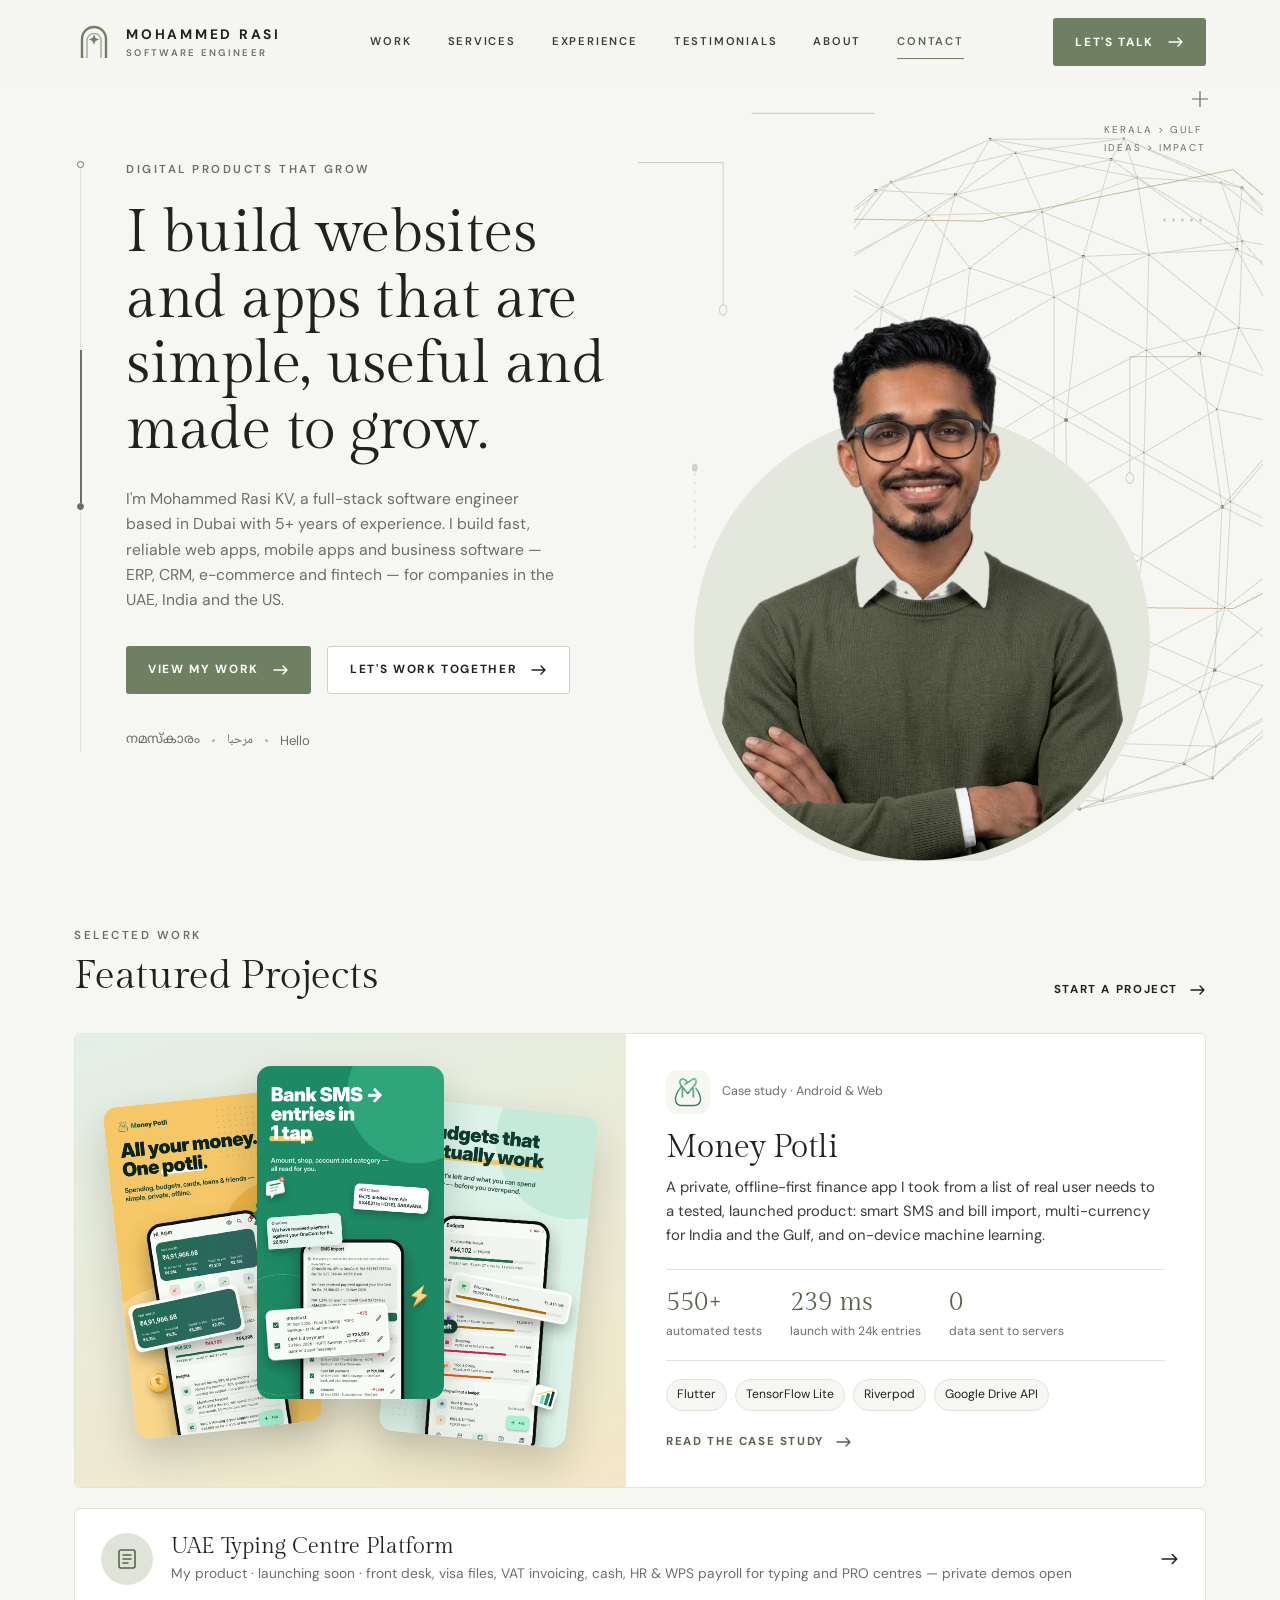
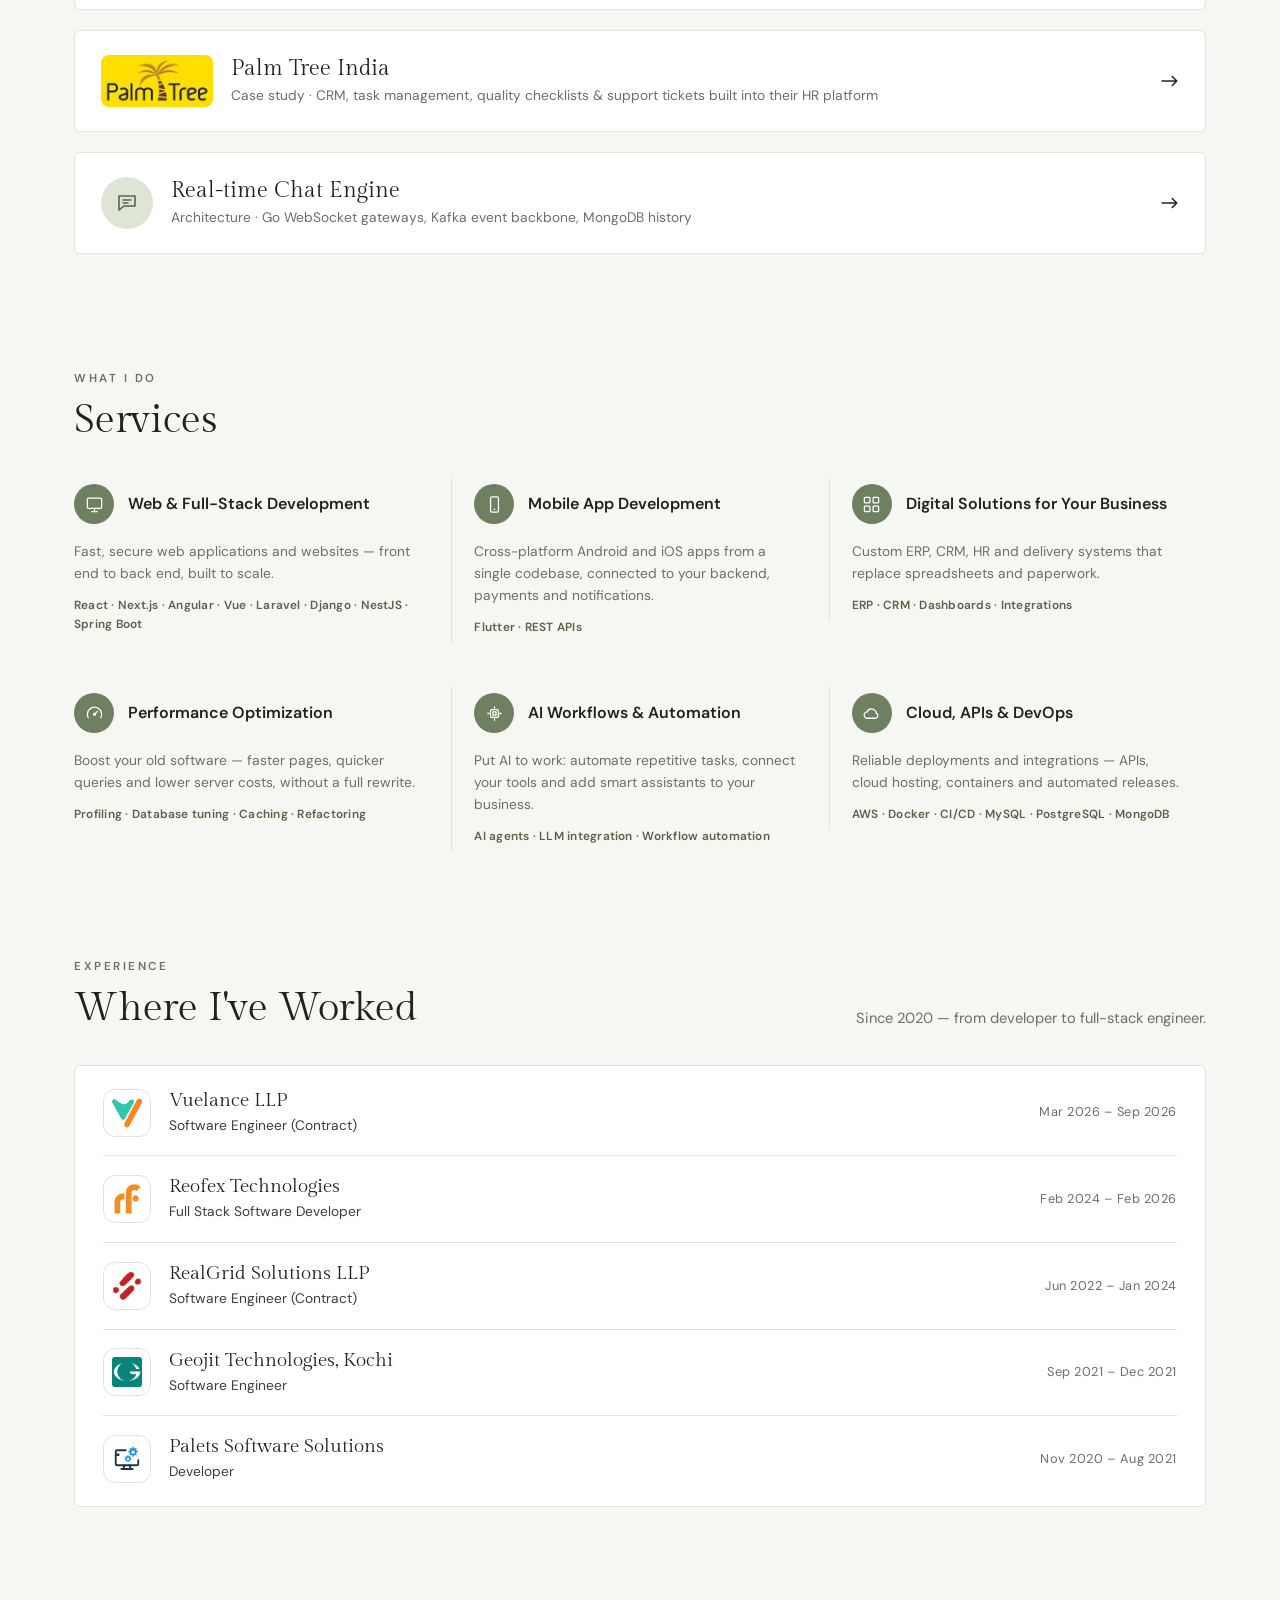
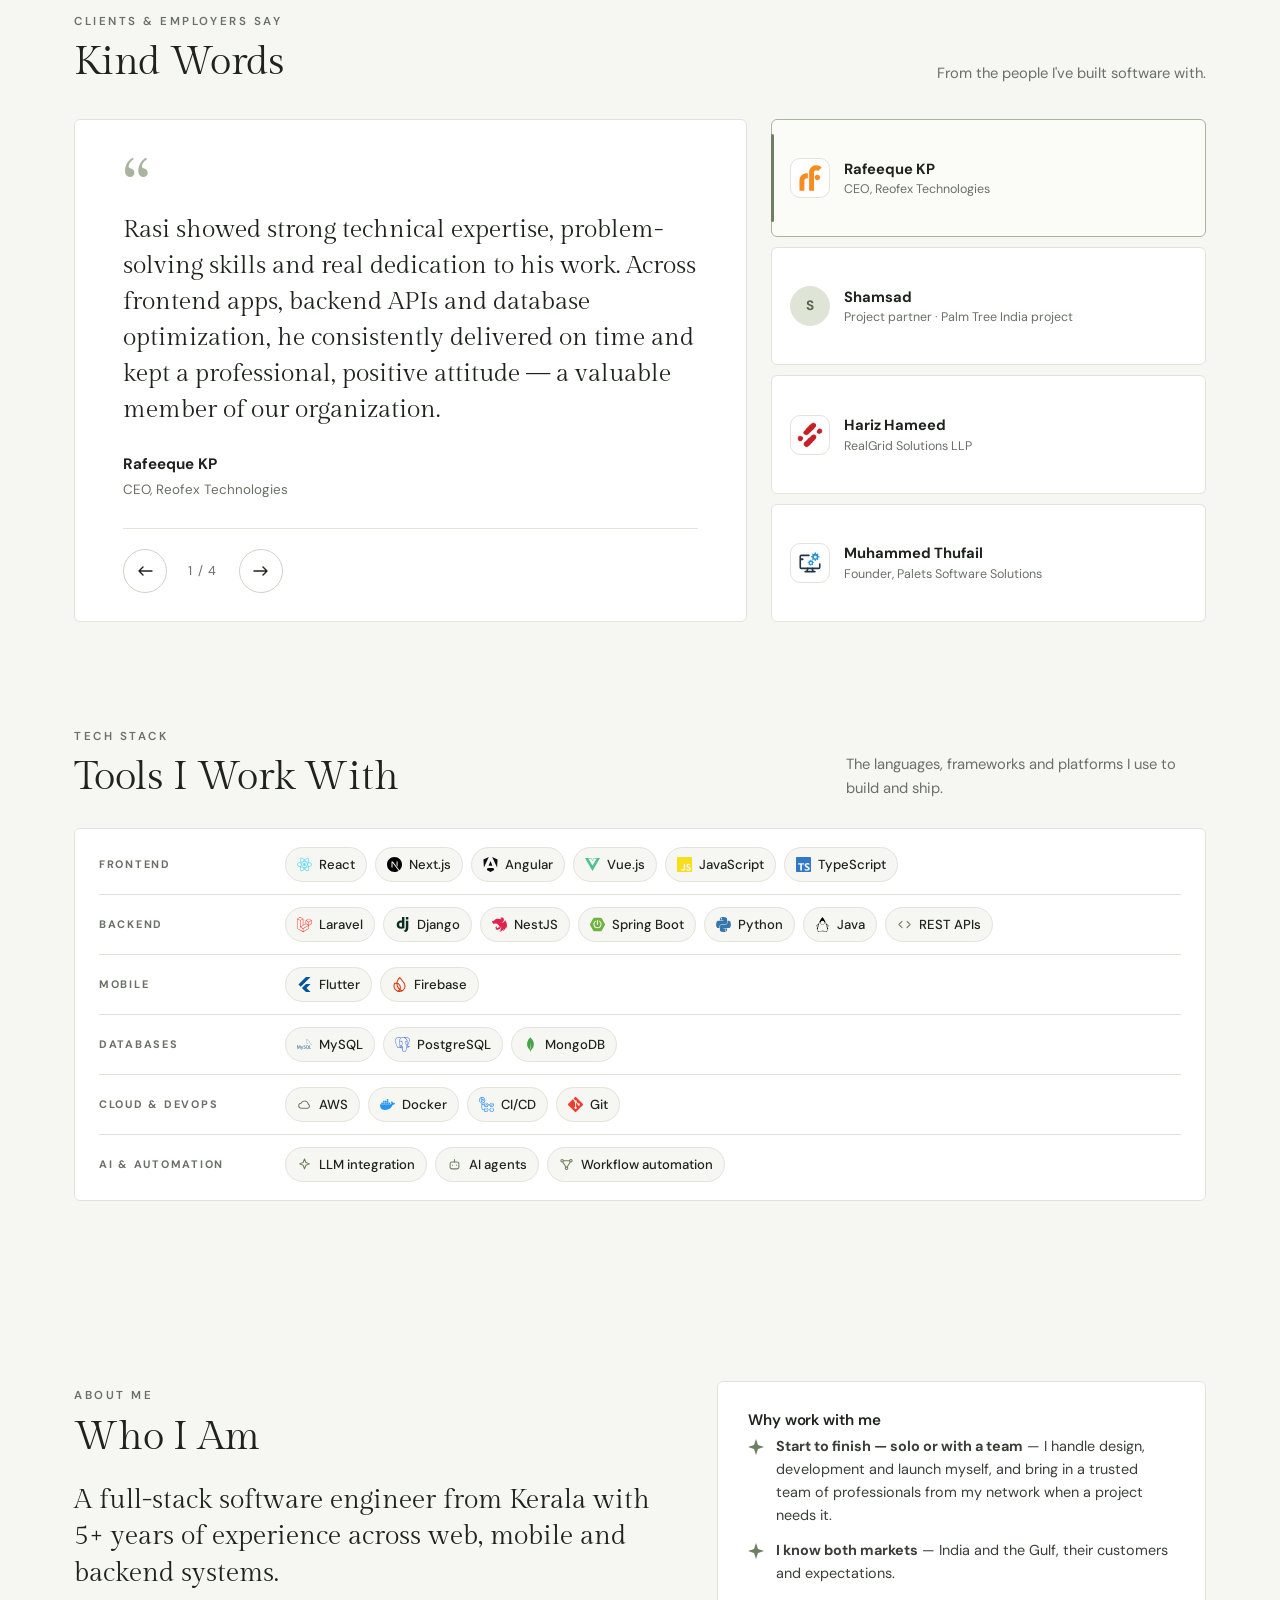
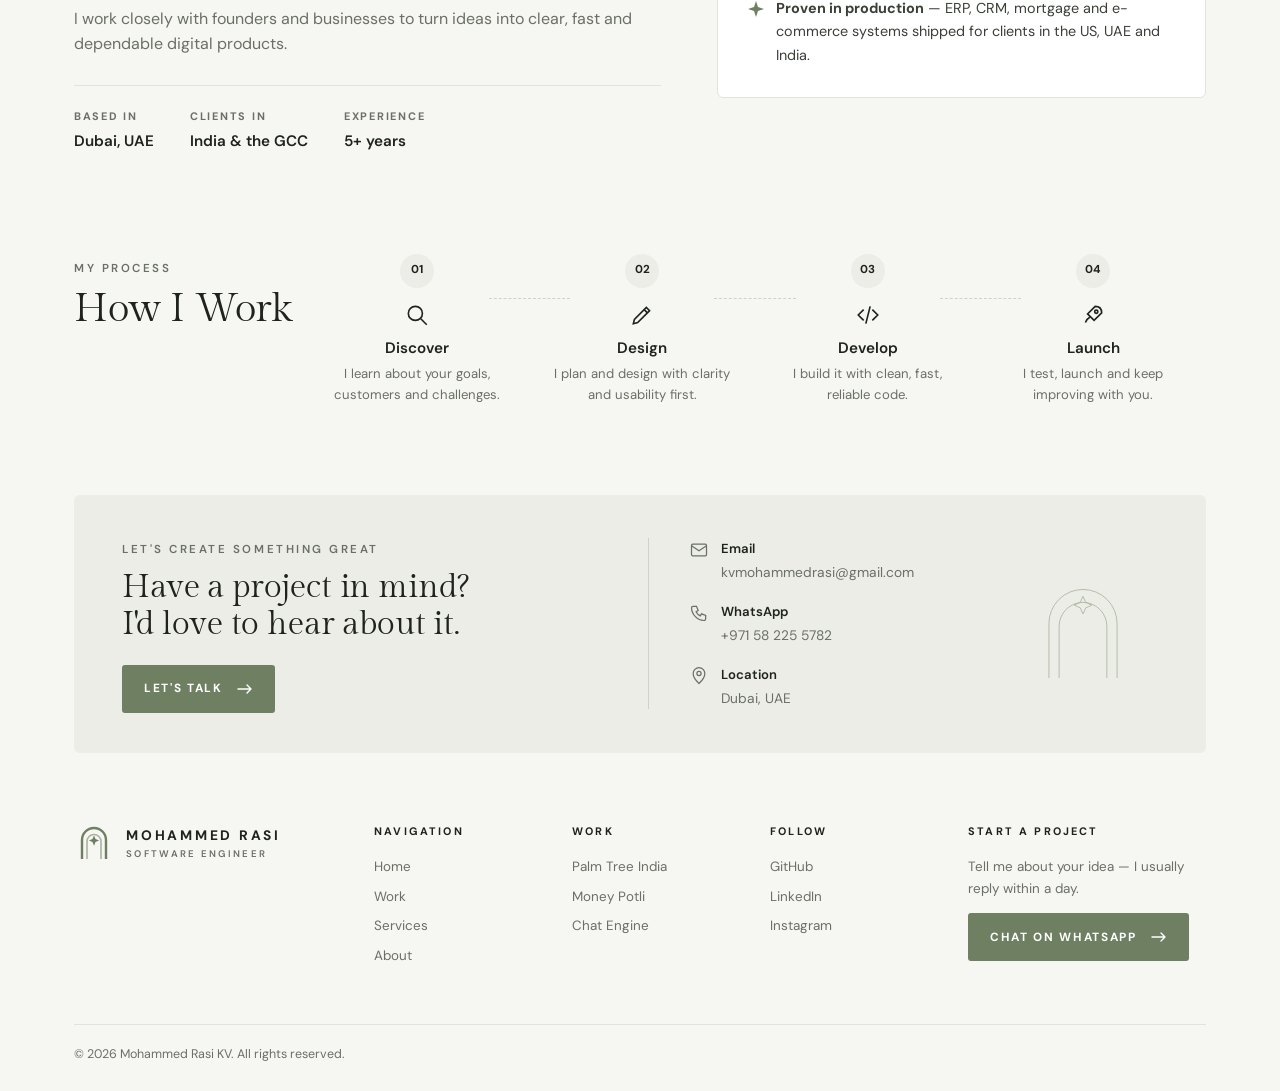
<file: index.html>
<!doctype html>
<html lang="en">
<head>
<meta charset="utf-8">
<meta name="viewport" content="width=device-width, initial-scale=1">
<title>Mohammed Rasi KV — Software Engineer</title>
<meta name="description" content="Mohammed Rasi KV, full-stack software engineer in Dubai with 5+ years of experience building web apps, mobile apps, ERP/CRM systems and AI automation for companies in the UAE, India and the US.">
<meta name="theme-color" content="#f6f6f2">
<meta property="og:title" content="Mohammed Rasi KV — Software Engineer">
<meta property="og:description" content="Full-stack software engineer in Dubai: web apps, mobile apps, business software and AI automation. 5+ years of experience.">
<meta property="og:image" content="https://mrasikv.github.io/assets/rasik-og.jpg">
<meta property="og:url" content="https://mrasikv.github.io/">
<link rel="preconnect" href="https://fonts.googleapis.com">
<link rel="preconnect" href="https://fonts.gstatic.com" crossorigin>
<link href="https://fonts.googleapis.com/css2?family=Gilda+Display&family=DM+Sans:opsz,wght@9..40,400;9..40,500;9..40,600;9..40,700&family=Noto+Sans+Malayalam:wght@500&family=Noto+Naskh+Arabic:wght@500&display=swap" rel="stylesheet">
<style>
  :root{
    --bg:#f6f6f2; --surface:#ffffff; --band:#ecede6; --circle:#e3e7dc;
    --text:#1f231d; --muted:#6b7066; --line:#e2e4dc; --line-2:#cfd3c7;
    --sage:#6f7f62; --sage-dark:#56644b; --sage-soft:#dfe5d6; --sage-line:#a9b49e;
    --gold:#a88a52;
    --serif:"Gilda Display",Georgia,serif; --sans:"DM Sans",system-ui,sans-serif;
  }
  *{box-sizing:border-box;margin:0;padding:0}
  html{scroll-behavior:smooth}
  body{font-family:var(--sans);background:var(--bg);color:var(--text);line-height:1.6;-webkit-font-smoothing:antialiased;overflow-x:hidden}
  a{color:inherit;text-decoration:none}
  img,svg{display:block;max-width:100%}
  .wrap{max-width:1180px;margin:0 auto;padding-inline:24px}
  :focus-visible{outline:2px solid var(--sage);outline-offset:3px}
  .eyebrow{font-size:.72rem;font-weight:600;letter-spacing:.22em;text-transform:uppercase;color:var(--muted)}
  h1,h2,h3{font-family:var(--serif);font-weight:400;letter-spacing:-.005em;line-height:1.12}
  h2{font-size:clamp(1.9rem,3.2vw,2.5rem);margin-top:8px}

  /* Buttons */
  .btn{display:inline-flex;align-items:center;gap:14px;min-height:48px;padding:0 22px;font-size:.74rem;font-weight:700;letter-spacing:.14em;text-transform:uppercase;border-radius:3px;transition:background .2s,color .2s,border-color .2s}
  .btn svg{width:16px;height:16px;transition:transform .2s}
  .btn:hover svg{transform:translateX(3px)}
  .btn-solid{background:var(--sage);color:#fff}
  .btn-solid:hover{background:var(--sage-dark)}
  .btn-line{border:1px solid var(--line-2);color:var(--text);background:var(--surface)}
  .btn-line:hover{border-color:var(--sage);color:var(--sage-dark)}
  .more{display:inline-flex;align-items:center;gap:12px;font-size:.72rem;font-weight:700;letter-spacing:.14em;text-transform:uppercase}
  .more svg{width:16px;height:16px;transition:transform .2s}
  .more:hover svg{transform:translateX(3px)}

  /* Header */
  header{position:sticky;top:0;z-index:40;background:rgba(246,246,242,.9);backdrop-filter:blur(12px);border-bottom:1px solid transparent;transition:border-color .2s}
  header.scrolled{border-color:var(--line)}
  .nav{height:84px;display:flex;align-items:center;justify-content:space-between;gap:24px}
  .logo{display:flex;align-items:center;gap:12px}
  .logo svg{width:40px;height:40px;flex:none}
  .logo b{display:block;font-size:.86rem;letter-spacing:.2em;font-weight:700}
  .logo small{display:block;font-size:.6rem;letter-spacing:.24em;color:var(--muted);font-weight:600}
  .menu{display:flex;gap:36px}
  .menu a{font-size:.7rem;font-weight:600;letter-spacing:.16em;text-transform:uppercase;padding:8px 0;position:relative;color:#3a3f37}
  .menu a::after{content:"";position:absolute;left:0;right:0;bottom:0;height:1px;background:var(--sage);transform:scaleX(0);transition:transform .25s}
  .menu a:hover::after,.menu a.active::after{transform:none}
  .menu a.active{color:var(--sage-dark)}
  .burger{display:none;width:44px;height:44px;border:0;background:none;cursor:pointer}
  .burger span{display:block;width:22px;height:1.5px;background:var(--text);margin:6px auto}

  /* Hero */
  .hero{position:relative;overflow:hidden}
  .hero-grid{display:grid;grid-template-columns:1fr 1.05fr;align-items:end;gap:24px;min-height:600px}
  .hero-copy{position:relative;padding:70px 0 110px 52px}
  .rail{position:absolute;left:0;top:76px;bottom:110px;width:14px}
  .rail::before{content:"";position:absolute;left:6px;top:0;bottom:0;border-left:1px dotted var(--line-2)}
  .rail i{position:absolute;left:3px;width:7px;height:7px;border-radius:50%;border:1px solid var(--muted);background:var(--bg)}
  .rail i:nth-child(1){top:32%}
  .rail i:nth-child(2){top:58%;background:var(--muted)}
  .rail b{position:absolute;left:6px;top:32%;height:26%;border-left:2px solid var(--muted)}
  .hero h1{font-size:clamp(2.5rem,4.6vw,3.7rem);margin:20px 0 22px}
  .hero p.lead{max-width:440px;color:var(--muted);font-size:.98rem}
  .hero .actions{display:flex;gap:16px;flex-wrap:wrap;margin-top:34px}
  .greet{display:flex;gap:12px;align-items:center;margin-top:36px;font-size:.82rem;color:var(--muted)}
  .greet .ml{font-family:"Noto Sans Malayalam",sans-serif}
  .greet .ar{font-family:"Noto Naskh Arabic",serif}
  .greet i{width:3px;height:3px;border-radius:50%;background:var(--sage-line)}

  .visual{position:relative;height:100%;min-height:600px}
  .portrait{position:absolute;bottom:0;left:50%;transform:translateX(-50%);width:min(430px,82%);aspect-ratio:762/975;z-index:1}
  .portrait .disc{position:absolute;left:-3%;right:-3%;bottom:-1.5%;aspect-ratio:1;border-radius:50%;background:var(--circle)}
  .portrait img{position:relative;width:100%;height:100%;
    /* head and shoulders above the circle's middle stay visible; below it the photo is cut to the circle */
    -webkit-mask-image:linear-gradient(#000,#000),radial-gradient(circle closest-side,#000 99.5%,transparent 100%);
    mask-image:linear-gradient(#000,#000),radial-gradient(circle closest-side,#000 99.5%,transparent 100%);
    -webkit-mask-size:100% calc(100% - 50% * 762/975),100% calc(100% * 762/975);
    mask-size:100% calc(100% - 50% * 762/975),100% calc(100% * 762/975);
    -webkit-mask-position:top,bottom;mask-position:top,bottom;-webkit-mask-repeat:no-repeat;mask-repeat:no-repeat}
  #net{position:absolute;right:-10%;top:4%;width:72%;height:92%;z-index:0}
  .tag-top{position:absolute;right:0;top:36px;font-size:.62rem;letter-spacing:.2em;color:var(--muted);line-height:1.8;text-transform:uppercase;z-index:2}
  .plus{position:absolute;right:-2px;top:6px;width:16px;height:16px;color:var(--muted)}
  .dots{position:absolute;right:0;top:130px;width:46px;height:10px;background-image:radial-gradient(var(--line-2) 1.4px,transparent 1.5px);background-size:9px 10px;z-index:2}
  .circuit{position:absolute;inset:0;width:100%;height:100%;pointer-events:none;color:var(--line-2)}

  /* Sections */
  section.sec{padding:90px 0}
  .sec-head{display:flex;justify-content:space-between;align-items:end;gap:24px;margin-bottom:34px;flex-wrap:wrap}

  /* Money Potli feature */
  .mp{display:grid;grid-template-columns:1fr 1.05fr;background:var(--surface);border:1px solid var(--line);border-radius:6px;overflow:hidden;margin-bottom:20px;transition:box-shadow .3s,border-color .3s}
  .mp:hover{border-color:var(--sage-line);box-shadow:0 22px 48px rgba(31,35,29,.08)}
  .mp-art{position:relative;background:linear-gradient(160deg,#e3efe7,#f3e7c6);min-height:380px;overflow:hidden}
  .mp-art img{position:absolute;width:34%;height:auto;border-radius:14px;box-shadow:0 18px 40px rgba(31,35,29,.2);transition:transform .5s}
  .mp-art img:nth-child(1){left:8%;top:14%;transform:rotate(-6deg)}
  .mp-art img:nth-child(2){left:33%;top:7%;z-index:2}
  .mp-art img:nth-child(3){left:58%;top:16%;transform:rotate(6deg)}
  .mp:hover .mp-art img:nth-child(1){transform:rotate(-8deg) translateX(-6px)}
  .mp:hover .mp-art img:nth-child(3){transform:rotate(8deg) translateX(6px)}
  .mp-body{padding:36px 40px;display:flex;flex-direction:column}
  .mp-id{display:flex;align-items:center;gap:12px;font-size:.78rem;color:var(--muted)}
  .mp-id img{width:44px;height:44px;border-radius:11px}
  .mp-body h3{font-size:2rem;margin:16px 0 10px}
  .mp-body>p{font-size:.93rem;color:#3a3f37}
  .mp-stats{list-style:none;display:flex;gap:28px;margin:22px 0 18px;padding:18px 0;border-top:1px solid var(--line);border-bottom:1px solid var(--line)}
  .mp-stats b{display:block;font-family:var(--serif);font-weight:400;font-size:1.6rem;line-height:1.1;color:var(--sage-dark)}
  .mp-stats span{font-size:.76rem;color:var(--muted)}
  .mp-tags{display:flex;flex-wrap:wrap;gap:8px;margin-bottom:22px}
  .mp-tags span{font-size:.76rem;padding:5px 10px;border:1px solid var(--line);border-radius:999px;background:var(--bg)}
  .mp-cta{margin-top:auto;color:var(--sage-dark)}
  .mp:hover .mp-cta svg{transform:translateX(3px)}

  /* Projects */
  .projects{display:grid;grid-template-columns:1fr;gap:20px}
  .pcard{display:flex;align-items:center;gap:18px;padding:24px 26px;background:var(--surface);border:1px solid var(--line);border-radius:6px;transition:border-color .2s,box-shadow .2s,transform .2s}
  .pcard:hover{border-color:var(--sage-line);box-shadow:0 14px 30px rgba(31,35,29,.06);transform:translateY(-2px)}
  .pico{flex:none;width:52px;height:52px;border-radius:50%;background:var(--sage-soft);color:var(--sage-dark);display:grid;place-items:center}
  .pico svg{width:24px;height:24px}
  img.pico.wide{width:112px;height:52px;border-radius:8px;object-fit:cover;background:#ffe100}
  .pcard div{flex:1}
  .pcard b{display:block;font-family:var(--serif);font-weight:400;font-size:1.35rem;line-height:1.2}
  .pcard div span{display:block;margin-top:4px;font-size:.86rem;line-height:1.45;color:var(--muted)}
  .pcard .go{width:18px;height:18px;flex:none;transition:transform .2s}
  .pcard:hover .go{transform:translateX(3px)}

  /* Experience timeline */
  .timeline{list-style:none;background:var(--surface);border:1px solid var(--line);border-radius:6px;padding:4px 28px}
  .tl{display:flex;align-items:center;gap:18px;padding:18px 0;border-top:1px solid var(--line)}
  .tl:first-child{border-top:0}
  .clogo{flex:none;width:48px;height:48px;border-radius:12px;border:1px solid var(--line);background:#fff;padding:8px;object-fit:contain}
  .tl-main{flex:1;min-width:0}
  .tl-main b{display:block;font-family:var(--serif);font-weight:400;font-size:1.2rem;line-height:1.25}
  .tl-main span{font-size:.86rem;color:#3a3f37}
  .tl-side{display:flex;align-items:center;gap:12px;flex:none}
  .tl-date{font-size:.8rem;color:var(--muted);letter-spacing:.04em;white-space:nowrap}
  .tl-now{font-size:.66rem;font-weight:700;letter-spacing:.12em;text-transform:uppercase;color:var(--sage-dark);background:var(--sage-soft);padding:4px 9px;border-radius:999px}

  /* Testimonials spotlight */
  .tspot{display:grid;grid-template-columns:1.55fr 1fr;gap:24px;align-items:stretch}
  .tstage{position:relative;background:var(--surface);border:1px solid var(--line);border-radius:6px;padding:44px 48px 28px;display:flex;flex-direction:column;min-height:340px}
  .tmark{font-family:var(--serif);font-size:5rem;line-height:.7;color:var(--sage-line);height:40px}
  .tquote{margin:0;flex:1;display:flex;flex-direction:column}
  .tquote[hidden]{display:none}
  .tquote.is-active{animation:tfade .45s ease}
  @keyframes tfade{from{opacity:0;transform:translateY(6px)}to{opacity:1;transform:none}}
  .tquote blockquote{font-family:var(--serif);font-size:clamp(1.25rem,2vw,1.55rem);line-height:1.45;color:var(--text);margin:8px 0 24px;flex:1}
  .tquote figcaption b{display:block;font-size:.95rem}
  .tquote figcaption span{font-size:.84rem;color:var(--muted)}
  .tctrl{display:flex;align-items:center;gap:12px;margin-top:26px;padding-top:20px;border-top:1px solid var(--line)}
  .tbtn{width:44px;height:44px;border-radius:50%;border:1px solid var(--line-2);background:var(--surface);display:grid;place-items:center;cursor:pointer;color:var(--text);transition:background .2s,color .2s,border-color .2s}
  .tbtn:hover{background:var(--sage);border-color:var(--sage);color:#fff}
  .tbtn svg{width:16px;height:16px}
  .tcount{font-size:.8rem;color:var(--muted);letter-spacing:.1em;min-width:48px;text-align:center}
  .tlist{display:flex;flex-direction:column;gap:10px}
  .tperson{flex:1;display:flex;align-items:center;gap:14px;text-align:left;width:100%;padding:16px 18px;border:1px solid var(--line);border-radius:6px;background:var(--surface);cursor:pointer;font:inherit;color:inherit;position:relative;transition:border-color .2s,background .2s}
  .tperson::before{content:"";position:absolute;left:-1px;top:14px;bottom:14px;width:3px;border-radius:3px;background:var(--sage);transform:scaleY(0);transition:transform .25s}
  .tperson:hover{border-color:var(--sage-line)}
  .tperson.is-active{background:#fbfbf8;border-color:var(--sage-line)}
  .tperson.is-active::before{transform:none}
  .tp-logo,.tp-ini{flex:none;width:40px;height:40px;border-radius:10px;border:1px solid var(--line);background:#fff;object-fit:contain;padding:6px}
  .tp-ini{display:grid;place-items:center;background:var(--sage-soft);color:var(--sage-dark);font-weight:700;font-size:.85rem;padding:0;border-radius:50%}
  .tperson b{display:block;font-size:.92rem}
  .tperson small{display:block;font-size:.78rem;color:var(--muted);line-height:1.4}

  /* About */
  .about2{display:grid;grid-template-columns:1.2fr 1fr;gap:56px;align-items:start}
  .about-lead{font-family:var(--serif);font-size:clamp(1.35rem,2.2vw,1.7rem);line-height:1.35;margin:22px 0 14px}
  .about-text{color:var(--muted);max-width:560px}
  .kv{display:flex;gap:36px;flex-wrap:wrap;margin-top:28px;padding-top:22px;border-top:1px solid var(--line)}
  .kv dt{font-size:.68rem;font-weight:700;letter-spacing:.16em;text-transform:uppercase;color:var(--muted)}
  .kv dd{font-size:.95rem;font-weight:600;margin-top:4px}

  /* Tech stack: one compact panel, one row per category; rows scroll sideways on small screens */
  .sec-head p{max-width:360px;color:var(--muted);font-size:.92rem}
  .stack-wrap{display:grid;gap:28px}
  .stack-note{color:var(--muted);font-size:.92rem;margin-top:14px;max-width:260px}
  .stack-panel{background:var(--surface);border:1px solid var(--line);border-radius:6px;padding:6px 24px}
  .srow{display:grid;grid-template-columns:170px 1fr;align-items:center;gap:16px;padding:12px 0;border-top:1px solid var(--line)}
  .srow:first-child{border-top:0}
  .slabel{font-size:.68rem;font-weight:700;letter-spacing:.16em;text-transform:uppercase;color:var(--muted)}
  .techs{display:flex;flex-wrap:wrap;gap:8px}
  .tech{display:inline-flex;align-items:center;gap:7px;padding:6px 11px;border:1px solid var(--line);border-radius:999px;font-size:.82rem;font-weight:500;background:var(--bg);white-space:nowrap;flex:none}
  .tech svg{width:15px;height:15px;flex:none}

  /* Services */
  .services{display:grid;grid-template-columns:repeat(3,1fr);gap:44px 0;align-items:start}
  .services>.head{grid-column:1/-1;margin-bottom:-8px}
  .svc .stack{margin-top:12px;font-size:.74rem;color:var(--sage-dark);font-weight:600;letter-spacing:.02em}
  .svc{padding:6px 22px;border-left:1px solid var(--line)}
  .svc:nth-child(3n+2){border-left:0;padding-left:0}
  .svc .t{display:flex;align-items:center;gap:14px;margin-bottom:16px}
  .ico{width:40px;height:40px;border-radius:50%;background:var(--sage);color:#fff;display:grid;place-items:center;flex:none}
  .ico svg{width:19px;height:19px}
  .svc h3{font-family:var(--sans);font-weight:600;font-size:1rem;letter-spacing:0}
  .svc p{font-size:.86rem;color:var(--muted)}

  /* Facts band */
  .band{background:var(--band);position:relative;overflow:hidden}
  .facts{display:grid;grid-template-columns:repeat(4,1fr);padding:44px 0}
  .fact{text-align:center;padding:4px 16px;border-left:1px solid var(--line-2)}
  .fact:first-child{border-left:0}
  .fact svg{width:32px;height:32px;margin:0 auto 12px;color:var(--sage-dark)}
  .fact b{display:block;font-family:var(--serif);font-weight:400;font-size:clamp(1.5rem,2.6vw,2.1rem);line-height:1.2}
  .fact span{font-size:.85rem;color:#3a3f37}

  /* About */
  .about{display:grid;grid-template-columns:260px 1fr 1fr;gap:28px;align-items:stretch}
  .card{background:var(--surface);border:1px solid var(--line);border-radius:6px;padding:30px}
  .card .q{font-family:var(--serif);font-size:2.4rem;line-height:.6;color:var(--muted)}
  .card p{color:#3a3f37;font-size:.92rem;margin-top:12px}
  .card ul{list-style:none;display:grid;gap:12px;margin-top:6px}
  .card li{display:flex;gap:12px;font-size:.9rem;color:#3a3f37}
  .card li svg{flex:none;width:16px;height:16px;margin-top:4px;color:var(--sage)}
  .card h3{font-family:var(--sans);font-weight:600;font-size:.95rem}
  .who{display:flex;gap:14px;align-items:center;margin-top:22px}
  .who img{width:46px;height:46px;border-radius:50%;object-fit:cover;object-position:50% 12%;background:var(--circle)}
  .who b{display:block;font-size:.88rem}
  .who span{font-size:.78rem;color:var(--muted)}

  /* Process */
  .process{display:grid;grid-template-columns:230px repeat(4,1fr);gap:0;align-items:start}
  .step{text-align:center;position:relative;padding:0 10px}
  .step .num{display:inline-grid;place-items:center;width:34px;height:34px;border-radius:50%;background:var(--band);font-size:.72rem;font-weight:700}
  .step .si{width:26px;height:26px;margin:14px auto 12px;color:var(--text)}
  .step h3{font-family:var(--sans);font-weight:600;font-size:.95rem;margin-bottom:6px}
  .step p{font-size:.82rem;color:var(--muted);max-width:190px;margin:0 auto}
  .step:not(:last-child)::after{content:"";position:absolute;top:44px;right:-18%;width:36%;border-top:1px dashed var(--line-2)}

  /* Contact band */
  .contact{background:var(--band);border-radius:6px;display:grid;grid-template-columns:1.5fr 1fr 150px;align-items:center;gap:28px;padding:40px 48px;position:relative;overflow:hidden}
  .contact h2{font-size:clamp(1.6rem,2.6vw,2.1rem);margin:8px 0 22px}
  .details{display:grid;gap:18px;border-left:1px solid var(--line-2);padding-left:40px}
  .d{display:flex;gap:12px}
  .d svg{width:20px;height:20px;flex:none;margin-top:2px;color:var(--muted)}
  .d b{display:block;font-size:.82rem;font-weight:600}
  .d b{margin-bottom:2px}
  .d a,.d span{display:block;font-size:.86rem;color:var(--muted);white-space:nowrap}
  .d a:hover{color:var(--sage-dark)}
  .contact .deco{width:100%;color:var(--sage-line)}

  /* Footer */
  footer{padding:70px 0 26px}
  .foot{display:grid;grid-template-columns:1.6fr 1fr 1fr 1fr 1.4fr;gap:28px}
  .foot h4{font-size:.68rem;letter-spacing:.2em;font-weight:700;text-transform:uppercase;margin-bottom:16px}
  .foot li{list-style:none;font-size:.84rem;color:var(--muted);margin-bottom:8px}
  .foot li a:hover{color:var(--sage-dark)}
  .foot p{font-size:.84rem;color:var(--muted);margin-bottom:14px}
  .legal{display:flex;justify-content:space-between;gap:16px;flex-wrap:wrap;margin-top:50px;padding-top:20px;border-top:1px solid var(--line);font-size:.78rem;color:var(--muted)}

  .rv{opacity:0;transform:translateY(20px);transition:opacity .7s ease,transform .7s ease}
  .rv.in{opacity:1;transform:none}
  @media (prefers-reduced-motion:reduce){.rv{opacity:1;transform:none;transition:none}html{scroll-behavior:auto}}

  /* Responsive */
  @media (max-width:1080px){
    .menu{position:absolute;top:84px;left:0;right:0;background:var(--bg);flex-direction:column;gap:0;padding:6px 24px 18px;border-bottom:1px solid var(--line);display:none}
    .menu.open{display:flex}
    .menu a{padding:14px 0;border-bottom:1px solid var(--line);font-size:.78rem}
    .menu a::after{display:none}
    .burger{display:block}
    .nav .btn{display:none}
    .services,.process{grid-template-columns:repeat(2,1fr);row-gap:36px}
    .services>.head,.process>.head{grid-column:1/-1}
    .svc{border-left:0;padding:0}
    .step:not(:last-child)::after{display:none}
    .about{grid-template-columns:1fr 1fr}
    .about>.head{grid-column:1/-1}
    .contact{grid-template-columns:1fr}
    .details{border-left:0;padding-left:0}
    .contact .deco{display:none}
    .foot{grid-template-columns:1fr 1fr 1fr}
    .foot>div:first-child,.foot>div:last-child{grid-column:1/-1}
  }
  @media (max-width:860px){
    .hero-grid{grid-template-columns:1fr;min-height:0}
    /* Phones: portrait sits at the top of the hero, then the intro text */
    .hero-grid{display:flex;flex-direction:column-reverse;gap:0}
    .rail{display:none}
    .visual{min-height:0;height:auto;width:100%;max-width:290px;align-self:center;aspect-ratio:1/1.02;margin-top:8px}
    .portrait{width:80%}
    #net{right:-14%;width:80%}
    .hero-copy{padding:28px 0 16px}
    .greet{margin-top:28px}
    .projects{grid-template-columns:1fr}
    .tspot,.about2,.mp{grid-template-columns:1fr;gap:16px}
    .mp{gap:0}
    .mp-art{min-height:300px}
    .tlist{flex-direction:row;overflow-x:auto;scrollbar-width:none;margin:0 -24px;padding:0 24px 2px}
    .tlist::-webkit-scrollbar{display:none}
    .tperson{flex:none;width:auto;max-width:240px;padding:12px 14px}
    .tperson::before{left:14px;right:14px;top:auto;bottom:-1px;width:auto;height:3px;transform:scaleX(0)}
    .tperson.is-active::before{transform:none}
    .tstage{padding:32px 26px 22px;min-height:0}
    .tmark{font-size:4rem;height:30px}
    .stack-panel{padding:4px 0}
    .srow{grid-template-columns:1fr;gap:10px;padding:14px 0}
    .slabel{padding:0 20px}
    .techs{flex-wrap:nowrap;overflow-x:auto;padding:0 20px 4px;scrollbar-width:none;-webkit-mask-image:linear-gradient(90deg,#000 88%,transparent);mask-image:linear-gradient(90deg,#000 88%,transparent)}
    .techs::-webkit-scrollbar{display:none}
    .facts{grid-template-columns:1fr 1fr;row-gap:28px}
    .fact:nth-child(3){border-left:0}
  }
  @media (max-width:600px){
    section.sec{padding:64px 0}
    .services,.about{grid-template-columns:1fr}
    .services{row-gap:30px}
    .svc .t{margin-bottom:10px}
    .hero h1{font-size:2.25rem;margin:14px 0 16px}
    .hero .actions{flex-direction:column;gap:12px;margin-top:28px}
    .hero .actions .btn{justify-content:center}
    .sec-head .more{display:none}
    .sec-head{margin-bottom:24px}
    .pcard{padding:16px 18px;gap:14px}
    .mp-body{padding:26px 22px}
    .mp-body h3{font-size:1.7rem}
    .mp-stats{gap:18px}
    .mp-stats b{font-size:1.3rem}
    .mp-art{min-height:250px}
    .pico{width:44px;height:44px}
    img.pico.wide{width:84px;height:40px}
    .pcard b{font-size:1.15rem}
    .pcard .go{display:none}
    .timeline{padding:2px 18px}
    .tl{gap:14px;padding:16px 0;flex-wrap:wrap}
    .clogo{width:42px;height:42px;padding:7px}
    .tl-side{width:100%;padding-left:56px;margin-top:-6px}
    .kv{gap:22px}
    .process{grid-template-columns:1fr 1fr;gap:12px}
    .step{padding:18px 10px;background:var(--surface);border:1px solid var(--line);border-radius:6px}
    .step .si{margin:10px auto 8px}
    .facts{padding:32px 0}
    .fact b{font-size:1.3rem}
    .fact span{font-size:.78rem}
    .card{padding:24px}
    .details{grid-template-columns:1fr}
    .contact{padding:32px 24px}
    .foot{grid-template-columns:1fr 1fr}
    .tag-top,.dots,.plus{display:none}
  }
</style>
<script type="importmap">{"imports":{"three":"./assets/three.module.min.js"}}</script>
</head>
<body>

<svg width="0" height="0" style="position:absolute" aria-hidden="true">
  <defs>
    <symbol id="arrow" viewBox="0 0 16 16"><path d="M1 8h13M10 4l4 4-4 4" fill="none" stroke="currentColor" stroke-width="1.4" stroke-linecap="round" stroke-linejoin="round"/></symbol>
    <!-- Logo: arch with an 8-point star (Kerala doorway + Arabic geometry) -->
    <symbol id="logo" viewBox="0 0 40 40">
      <path d="M8 36V17a12 12 0 0 1 24 0v19" fill="none" stroke="#6f7f62" stroke-width="2.4"/>
      <path d="M13 36V18.5a7 7 0 0 1 14 0V36" fill="none" stroke="#a9b49e" stroke-width="1.6"/>
      <path d="M20 12.5l1.5 3.6 3.6 1.5-3.6 1.5L20 22.7l-1.5-3.6-3.6-1.5 3.6-1.5z" fill="#6f7f62"/>
    </symbol>
    <symbol id="check" viewBox="0 0 16 16"><path d="M8 0l2 6 6 2-6 2-2 6-2-6-6-2 6-2z" fill="currentColor"/></symbol>
    <!-- Palm Tree icon: "tree-palm" from Lucide (lucide.dev), ISC License -->
    <symbol id="palmtree" viewBox="0 0 24 24" fill="none" stroke="currentColor" stroke-width="1.4" stroke-linecap="round" stroke-linejoin="round">
      <path d="M13 8c0-2.76-2.46-5-5.5-5S2 5.24 2 8h2l1-1 1 1h4"/>
      <path d="M13 7.14A5.82 5.82 0 0 1 16.5 6c3.04 0 5.5 2.24 5.5 5h-3l-1-1-1 1h-3"/>
      <path d="M5.89 9.71c-2.15 2.15-2.3 5.47-.35 7.43l4.24-4.25.7-.7.71-.71 2.12-2.12c-1.95-1.96-5.27-1.8-7.42.35"/>
      <path d="M11 15.5c.5 2.5-.17 4.5-1 6.5h4c2-5.5-.5-12-1-14"/>
    </symbol>
    <!-- Technology logos: Simple Icons (simpleicons.org), CC0 -->
    <symbol id="si-react" viewBox="0 0 24 24"><path fill="#61DAFB" d="M14.23 12.004a2.236 2.236 0 0 1-2.235 2.236 2.236 2.236 0 0 1-2.236-2.236 2.236 2.236 0 0 1 2.235-2.236 2.236 2.236 0 0 1 2.236 2.236zm2.648-10.69c-1.346 0-3.107.96-4.888 2.622-1.78-1.653-3.542-2.602-4.887-2.602-.41 0-.783.093-1.106.278-1.375.793-1.683 3.264-.973 6.365C1.98 8.917 0 10.42 0 12.004c0 1.59 1.99 3.097 5.043 4.03-.704 3.113-.39 5.588.988 6.38.32.187.69.275 1.102.275 1.345 0 3.107-.96 4.888-2.624 1.78 1.654 3.542 2.603 4.887 2.603.41 0 .783-.09 1.106-.275 1.374-.792 1.683-3.263.973-6.365C22.02 15.096 24 13.59 24 12.004c0-1.59-1.99-3.097-5.043-4.032.704-3.11.39-5.587-.988-6.38-.318-.184-.688-.277-1.092-.278zm-.005 1.09v.006c.225 0 .406.044.558.127.666.382.955 1.835.73 3.704-.054.46-.142.945-.25 1.44-.96-.236-2.006-.417-3.107-.534-.66-.905-1.345-1.727-2.035-2.447 1.592-1.48 3.087-2.292 4.105-2.295zm-9.77.02c1.012 0 2.514.808 4.11 2.28-.686.72-1.37 1.537-2.02 2.442-1.107.117-2.154.298-3.113.538-.112-.49-.195-.964-.254-1.42-.23-1.868.054-3.32.714-3.707.19-.09.4-.127.563-.132zm4.882 3.05c.455.468.91.992 1.36 1.564-.44-.02-.89-.034-1.345-.034-.46 0-.915.01-1.36.034.44-.572.895-1.096 1.345-1.565zM12 8.1c.74 0 1.477.034 2.202.093.406.582.802 1.203 1.183 1.86.372.64.71 1.29 1.018 1.946-.308.655-.646 1.31-1.013 1.95-.38.66-.773 1.288-1.18 1.87-.728.063-1.466.098-2.21.098-.74 0-1.477-.035-2.202-.093-.406-.582-.802-1.204-1.183-1.86-.372-.64-.71-1.29-1.018-1.946.303-.657.646-1.313 1.013-1.954.38-.66.773-1.286 1.18-1.868.728-.064 1.466-.098 2.21-.098zm-3.635.254c-.24.377-.48.763-.704 1.16-.225.39-.435.782-.635 1.174-.265-.656-.49-1.31-.676-1.947.64-.15 1.315-.283 2.015-.386zm7.26 0c.695.103 1.365.23 2.006.387-.18.632-.405 1.282-.66 1.933-.2-.39-.41-.783-.64-1.174-.225-.392-.465-.774-.705-1.146zm3.063.675c.484.15.944.317 1.375.498 1.732.74 2.852 1.708 2.852 2.476-.005.768-1.125 1.74-2.857 2.475-.42.18-.88.342-1.355.493-.28-.958-.646-1.956-1.1-2.98.45-1.017.81-2.01 1.085-2.964zm-13.395.004c.278.96.645 1.957 1.1 2.98-.45 1.017-.812 2.01-1.086 2.964-.484-.15-.944-.318-1.37-.5-1.732-.737-2.852-1.706-2.852-2.474 0-.768 1.12-1.742 2.852-2.476.42-.18.88-.342 1.356-.494zm11.678 4.28c.265.657.49 1.312.676 1.948-.64.157-1.316.29-2.016.39.24-.375.48-.762.705-1.158.225-.39.435-.788.636-1.18zm-9.945.02c.2.392.41.783.64 1.175.23.39.465.772.705 1.143-.695-.102-1.365-.23-2.006-.386.18-.63.406-1.282.66-1.933zM17.92 16.32c.112.493.2.968.254 1.423.23 1.868-.054 3.32-.714 3.708-.147.09-.338.128-.563.128-1.012 0-2.514-.807-4.11-2.28.686-.72 1.37-1.536 2.02-2.44 1.107-.118 2.154-.3 3.113-.54zm-11.83.01c.96.234 2.006.415 3.107.532.66.905 1.345 1.727 2.035 2.446-1.595 1.483-3.092 2.295-4.11 2.295-.22-.005-.406-.05-.553-.132-.666-.38-.955-1.834-.73-3.703.054-.46.142-.944.25-1.438zm4.56.64c.44.02.89.034 1.345.034.46 0 .915-.01 1.36-.034-.44.572-.895 1.095-1.345 1.565-.455-.47-.91-.993-1.36-1.565z"/></symbol>
    <symbol id="si-nextdotjs" viewBox="0 0 24 24"><path fill="#000000" d="M18.665 21.978C16.758 23.255 14.465 24 12 24 5.377 24 0 18.623 0 12S5.377 0 12 0s12 5.377 12 12c0 3.583-1.574 6.801-4.067 9.001L9.219 7.2H7.2v9.596h1.615V9.251l9.85 12.727Zm-3.332-8.533 1.6 2.061V7.2h-1.6v6.245Z"/></symbol>
    <symbol id="si-angular" viewBox="0 0 24 24"><path fill="#0F0F11" d="M16.712 17.711H7.288l-1.204 2.916L12 24l5.916-3.373-1.204-2.916ZM14.692 0l7.832 16.855.814-12.856L14.692 0ZM9.308 0 .662 3.999l.814 12.856L9.308 0Zm-.405 13.93h6.198L12 6.396 8.903 13.93Z"/></symbol>
    <symbol id="si-vuedotjs" viewBox="0 0 24 24"><path fill="#4FC08D" d="M24,1.61H14.06L12,5.16,9.94,1.61H0L12,22.39ZM12,14.08,5.16,2.23H9.59L12,6.41l2.41-4.18h4.43Z"/></symbol>
    <symbol id="si-javascript" viewBox="0 0 24 24"><path fill="#F7DF1E" d="M0 0h24v24H0V0zm22.034 18.276c-.175-1.095-.888-2.015-3.003-2.873-.736-.345-1.554-.585-1.797-1.14-.091-.33-.105-.51-.046-.705.15-.646.915-.84 1.515-.66.39.12.75.42.976.9 1.034-.676 1.034-.676 1.755-1.125-.27-.42-.404-.601-.586-.78-.63-.705-1.469-1.065-2.834-1.034l-.705.089c-.676.165-1.32.525-1.71 1.005-1.14 1.291-.811 3.541.569 4.471 1.365 1.02 3.361 1.244 3.616 2.205.24 1.17-.87 1.545-1.966 1.41-.811-.18-1.26-.586-1.755-1.336l-1.83 1.051c.21.48.45.689.81 1.109 1.74 1.756 6.09 1.666 6.871-1.004.029-.09.24-.705.074-1.65l.046.067zm-8.983-7.245h-2.248c0 1.938-.009 3.864-.009 5.805 0 1.232.063 2.363-.138 2.711-.33.689-1.18.601-1.566.48-.396-.196-.597-.466-.83-.855-.063-.105-.11-.196-.127-.196l-1.825 1.125c.305.63.75 1.172 1.324 1.517.855.51 2.004.675 3.207.405.783-.226 1.458-.691 1.811-1.411.51-.93.402-2.07.397-3.346.012-2.054 0-4.109 0-6.179l.004-.056z"/></symbol>
    <symbol id="si-laravel" viewBox="0 0 24 24"><path fill="#FF2D20" d="M23.642 5.43a.364.364 0 01.014.1v5.149c0 .135-.073.26-.189.326l-4.323 2.49v4.934a.378.378 0 01-.188.326L9.93 23.949a.316.316 0 01-.066.027c-.008.002-.016.008-.024.01a.348.348 0 01-.192 0c-.011-.002-.02-.008-.03-.012-.02-.008-.042-.014-.062-.025L.533 18.755a.376.376 0 01-.189-.326V2.974c0-.033.005-.066.014-.098.003-.012.01-.02.014-.032a.369.369 0 01.023-.058c.004-.013.015-.022.023-.033l.033-.045c.012-.01.025-.018.037-.027.014-.012.027-.024.041-.034H.53L5.043.05a.375.375 0 01.375 0L9.93 2.647h.002c.015.01.027.021.04.033l.038.027c.013.014.02.03.033.045.008.011.02.021.025.033.01.02.017.038.024.058.003.011.01.021.013.032.01.031.014.064.014.098v9.652l3.76-2.164V5.527c0-.033.004-.066.013-.098.003-.01.01-.02.013-.032a.487.487 0 01.024-.059c.007-.012.018-.02.025-.033.012-.015.021-.03.033-.043.012-.012.025-.02.037-.028.014-.01.026-.023.041-.032h.001l4.513-2.598a.375.375 0 01.375 0l4.513 2.598c.016.01.027.021.042.031.012.01.025.018.036.028.013.014.022.03.034.044.008.012.019.021.024.033.011.02.018.04.024.06.006.01.012.021.015.032zm-.74 5.032V6.179l-1.578.908-2.182 1.256v4.283zm-4.51 7.75v-4.287l-2.147 1.225-6.126 3.498v4.325zM1.093 3.624v14.588l8.273 4.761v-4.325l-4.322-2.445-.002-.003H5.04c-.014-.01-.025-.021-.04-.031-.011-.01-.024-.018-.035-.027l-.001-.002c-.013-.012-.021-.025-.031-.04-.01-.011-.021-.022-.028-.036h-.002c-.008-.014-.013-.031-.02-.047-.006-.016-.014-.027-.018-.043a.49.49 0 01-.008-.057c-.002-.014-.006-.027-.006-.041V5.789l-2.18-1.257zM5.23.81L1.47 2.974l3.76 2.164 3.758-2.164zm1.956 13.505l2.182-1.256V3.624l-1.58.91-2.182 1.255v9.435zm11.581-10.95l-3.76 2.163 3.76 2.163 3.759-2.164zm-.376 4.978L16.21 7.087 14.63 6.18v4.283l2.182 1.256 1.58.908zm-8.65 9.654l5.514-3.148 2.756-1.572-3.757-2.163-4.323 2.489-3.941 2.27z"/></symbol>
    <symbol id="si-django" viewBox="0 0 24 24"><path fill="#092E20" d="M11.146 0h3.924v18.166c-2.013.382-3.491.535-5.096.535-4.791 0-7.288-2.166-7.288-6.32 0-4.002 2.65-6.6 6.753-6.6.637 0 1.121.05 1.707.203zm0 9.143a3.894 3.894 0 00-1.325-.204c-1.988 0-3.134 1.223-3.134 3.365 0 2.09 1.096 3.236 3.109 3.236.433 0 .79-.025 1.35-.102V9.142zM21.314 6.06v9.098c0 3.134-.229 4.638-.917 5.937-.637 1.249-1.478 2.039-3.211 2.905l-3.644-1.733c1.733-.815 2.574-1.53 3.109-2.625.561-1.121.739-2.421.739-5.835V6.059h3.924zM17.39.021h3.924v4.026H17.39z"/></symbol>
    <symbol id="si-python" viewBox="0 0 24 24"><path fill="#3776AB" d="M11.858 0c-.978.005-1.913.088-2.736.234C6.7.662 6.26 1.558 6.26 3.21v2.182h5.725v.727H4.111c-1.664 0-3.121 1-3.577 2.903-.526 2.181-.549 3.542 0 5.82.407 1.694 1.379 2.902 3.043 2.902h1.969v-2.616c0-1.89 1.635-3.557 3.576-3.557h5.72c1.591 0 2.862-1.31 2.862-2.91v-5.45c0-1.553-1.309-2.718-2.863-2.977A18 18 0 0 0 11.858 0M8.762 1.755c.591 0 1.074.491 1.074 1.095 0 .601-.483 1.087-1.074 1.087A1.08 1.08 0 0 1 7.688 2.85c0-.604.48-1.095 1.074-1.095m9.656 4.364v2.543c0 1.971-1.671 3.63-3.577 3.63H9.122c-1.566 0-2.862 1.34-2.862 2.91v5.452c0 1.551 1.349 2.464 2.862 2.91 1.813.532 3.55.628 5.72 0 1.44-.418 2.862-1.258 2.862-2.91V18.47h-5.719v-.727h8.582c1.664 0 2.284-1.16 2.862-2.903.598-1.793.573-3.518 0-5.819-.41-1.656-1.196-2.903-2.862-2.903zm-3.216 13.807a1.08 1.08 0 0 1 1.074 1.088c0 .604-.48 1.094-1.074 1.094-.592 0-1.075-.49-1.075-1.094 0-.601.483-1.088 1.075-1.088"/></symbol>
    <symbol id="si-nestjs" viewBox="0 0 24 24"><path fill="#E0234E" d="M14.131.047c-.173 0-.334.037-.483.087.316.21.49.49.576.806.007.043.019.074.025.117a.681.681 0 0 1 .013.112c.024.545-.143.614-.26.936-.18.415-.13.861.086 1.22a.74.74 0 0 0 .074.137c-.235-1.568 1.073-1.803 1.314-2.293.019-.428-.334-.713-.613-.911a1.37 1.37 0 0 0-.732-.21zM16.102.4c-.024.143-.006.106-.012.18-.006.05-.006.112-.012.161-.013.05-.025.1-.044.149-.012.05-.03.1-.05.149l-.067.142c-.02.025-.031.05-.05.075l-.037.055a2.152 2.152 0 0 1-.093.124c-.037.038-.068.081-.112.112v.006c-.037.031-.074.068-.118.1-.13.099-.278.173-.415.266-.043.03-.087.056-.124.093a.906.906 0 0 0-.118.099c-.043.037-.074.074-.111.118-.031.037-.068.08-.093.124a1.582 1.582 0 0 0-.087.13c-.025.05-.043.093-.068.142-.019.05-.037.093-.05.143a2.007 2.007 0 0 0-.043.155c-.006.025-.006.056-.012.08-.007.025-.007.05-.013.075 0 .05-.006.105-.006.155 0 .037 0 .074.006.111 0 .05.006.1.019.155.006.05.018.1.03.15.02.049.032.098.05.148.013.03.031.062.044.087l-1.426-.552c-.241-.068-.477-.13-.719-.186l-.39-.093c-.372-.074-.75-.13-1.128-.167-.013 0-.019-.006-.031-.006A11.082 11.082 0 0 0 8.9 2.855c-.378.025-.756.074-1.134.136a12.45 12.45 0 0 0-.837.174l-.279.074c-.092.037-.18.08-.266.118l-.205.093c-.012.006-.024.006-.03.012-.063.031-.118.056-.174.087a2.738 2.738 0 0 0-.236.118c-.043.018-.086.043-.124.062a.559.559 0 0 1-.055.03c-.056.032-.112.063-.162.094a1.56 1.56 0 0 0-.148.093c-.044.03-.087.055-.124.086-.006.007-.013.007-.019.013-.037.025-.08.056-.118.087l-.012.012-.093.074c-.012.007-.025.019-.037.025-.031.025-.062.056-.093.08-.006.013-.019.02-.025.025-.037.038-.074.069-.111.106-.007 0-.007.006-.013.012a1.742 1.742 0 0 0-.111.106c-.007.006-.007.012-.013.012a1.454 1.454 0 0 0-.093.1c-.012.012-.03.024-.043.036a1.374 1.374 0 0 1-.106.112c-.006.012-.018.019-.024.03-.05.05-.093.1-.143.15l-.018.018c-.1.106-.205.211-.317.304-.111.1-.229.192-.347.273a3.777 3.777 0 0 1-.762.421c-.13.056-.267.106-.403.149-.26.056-.527.161-.756.18-.05 0-.105.012-.155.018l-.155.037-.149.056c-.05.019-.099.044-.148.068-.044.031-.093.056-.137.087a1.011 1.011 0 0 0-.124.106c-.043.03-.087.074-.124.111-.037.043-.074.08-.105.124-.031.05-.068.093-.093.143a1.092 1.092 0 0 0-.087.142c-.025.056-.05.106-.068.161-.019.05-.037.106-.056.161-.012.05-.025.1-.03.15 0 .005-.007.012-.007.018-.012.056-.012.13-.019.167C.006 7.95 0 7.986 0 8.03a.657.657 0 0 0 .074.31v.006c.019.037.044.075.069.112.024.037.05.074.08.111.031.031.068.069.106.1a.906.906 0 0 0 .117.099c.149.13.186.173.378.272.031.019.062.031.1.05.006 0 .012.006.018.006 0 .013 0 .019.006.031a1.272 1.272 0 0 0 .08.298c.02.037.032.074.05.111.007.013.013.025.02.031.024.05.049.093.073.137l.093.13c.031.037.069.08.106.118.037.037.074.068.118.105 0 0 .006.006.012.006.037.031.074.062.112.087a.986.986 0 0 0 .136.08c.043.025.093.05.142.069a.73.73 0 0 0 .124.043c.007.006.013.006.025.012.025.007.056.013.08.019-.018.335-.024.65.026.762.055.124.328-.254.6-.688-.036.428-.061.93 0 1.079.069.155.44-.329.763-.862 4.395-1.016 8.405 2.02 8.826 6.31-.08-.67-.905-1.041-1.283-.948-.186.458-.502 1.047-1.01 1.413.043-.41.025-.83-.062-1.24a4.009 4.009 0 0 1-.769 1.562c-.588.043-1.177-.242-1.487-.67-.025-.018-.031-.055-.05-.08-.018-.043-.037-.087-.05-.13a.515.515 0 0 1-.037-.13c-.006-.044-.006-.087-.006-.137v-.093a.992.992 0 0 1 .031-.13c.013-.043.025-.086.044-.13.024-.043.043-.087.074-.13.105-.298.105-.54-.087-.682a.706.706 0 0 0-.118-.062c-.024-.006-.055-.018-.08-.025l-.05-.018a.847.847 0 0 0-.13-.031.472.472 0 0 0-.13-.019 1.01 1.01 0 0 0-.136-.012c-.031 0-.062.006-.093.006a.484.484 0 0 0-.137.019c-.043.006-.086.012-.13.024a1.068 1.068 0 0 0-.13.044c-.043.018-.08.037-.124.056-.037.018-.074.043-.118.062-1.444.942-.582 3.148.403 3.787-.372.068-.75.148-.855.229l-.013.012c.267.161.546.298.837.416.397.13.818.247 1.004.297v.006a5.996 5.996 0 0 0 1.562.112c2.746-.192 4.996-2.281 5.405-5.033l.037.161c.019.112.043.23.056.347v.006c.012.056.018.112.025.162v.024c.006.056.012.112.012.162.006.068.012.136.012.204v.1c0 .03.007.067.007.098 0 .038-.007.075-.007.112v.087c0 .043-.006.08-.006.124 0 .025 0 .05-.006.08 0 .044-.006.087-.006.137-.006.018-.006.037-.006.055l-.02.143c0 .019 0 .037-.005.056-.007.062-.019.118-.025.18v.012l-.037.174v.018l-.037.167c0 .007-.007.02-.007.025a1.663 1.663 0 0 1-.043.168v.018c-.019.062-.037.118-.05.174-.006.006-.006.012-.006.012l-.056.186c-.024.062-.043.118-.068.18-.025.062-.043.124-.068.18-.025.062-.05.117-.074.18h-.007c-.024.055-.05.117-.08.173a.302.302 0 0 1-.019.043c-.006.006-.006.013-.012.019a5.867 5.867 0 0 1-1.742 2.082c-.05.031-.099.069-.149.106-.012.012-.03.018-.043.03a2.603 2.603 0 0 1-.136.094l.018.037h.007l.26-.037h.006c.161-.025.322-.056.483-.087.044-.006.093-.019.137-.031l.087-.019c.043-.006.086-.018.13-.024.037-.013.074-.02.111-.031.62-.15 1.221-.354 1.798-.595a9.926 9.926 0 0 1-3.85 3.142c.714-.05 1.426-.167 2.114-.366a9.903 9.903 0 0 0 5.857-4.68 9.893 9.893 0 0 1-1.667 3.986 9.758 9.758 0 0 0 1.655-1.376 9.824 9.824 0 0 0 2.61-5.268c.21.98.272 1.99.18 2.987 4.474-6.241.371-12.712-1.346-14.416-.006-.013-.012-.019-.012-.031-.006.006-.006.006-.006.012 0-.006 0-.006-.007-.012 0 .074-.006.148-.012.223a8.34 8.34 0 0 1-.062.415c-.03.136-.068.273-.105.41-.044.13-.093.266-.15.396a5.322 5.322 0 0 1-.185.378 4.735 4.735 0 0 1-.477.688c-.093.111-.192.21-.292.31a3.994 3.994 0 0 1-.18.155l-.142.124a3.459 3.459 0 0 1-.347.241 4.295 4.295 0 0 1-.366.211c-.13.062-.26.118-.39.174a4.364 4.364 0 0 1-.818.223c-.143.025-.285.037-.422.05a4.914 4.914 0 0 1-.297.012 4.66 4.66 0 0 1-.422-.025 3.137 3.137 0 0 1-.421-.062 3.136 3.136 0 0 1-.415-.105h-.007c.137-.013.273-.025.41-.05a4.493 4.493 0 0 0 .818-.223c.136-.05.266-.112.39-.174.13-.062.248-.13.372-.204.118-.08.235-.161.347-.248.112-.087.217-.18.316-.279.105-.093.198-.198.291-.304.093-.111.18-.223.26-.334.013-.019.026-.044.038-.062.062-.1.124-.199.18-.298a4.272 4.272 0 0 0 .334-.775c.044-.13.075-.266.106-.403.025-.142.05-.278.062-.415.012-.142.025-.285.025-.421 0-.1-.007-.199-.013-.298a6.726 6.726 0 0 0-.05-.415 4.493 4.493 0 0 0-.092-.415c-.044-.13-.087-.267-.137-.397-.05-.13-.111-.26-.173-.384-.069-.124-.137-.248-.211-.366a6.843 6.843 0 0 0-.248-.34c-.093-.106-.186-.212-.285-.317a3.878 3.878 0 0 0-.161-.155c-.28-.217-.57-.421-.862-.607a1.154 1.154 0 0 0-.124-.062 2.415 2.415 0 0 0-.589-.26Z"/></symbol>
    <symbol id="si-springboot" viewBox="0 0 24 24"><path fill="#6DB33F" d="m23.693 10.7058-4.73-8.1844c-.4094-.7106-1.4166-1.2942-2.2402-1.2942H7.2725c-.819 0-1.8308.5836-2.2402 1.2942L.307 10.7058c-.4095.7106-.4095 1.873 0 2.5837l4.7252 8.189c.4094.7107 1.4166 1.2943 2.2402 1.2943h9.455c.819 0 1.826-.5836 2.2402-1.2942l4.7252-8.189c.4095-.7107.4095-1.8732 0-2.5838zM10.9763 5.7547c0-.5365.4377-.9742.9742-.9742s.9742.4377.9742.9742v5.8217c0 .5366-.4377.9742-.9742.9742s-.9742-.4376-.9742-.9742zm.9742 12.4294c-3.6427 0-6.6077-2.965-6.6077-6.6077.0047-2.0896.993-4.0521 2.6685-5.304a.8657.8657 0 0 1 1.2142.1788.8657.8657 0 0 1-.1788 1.2143c-2.1602 1.6048-2.612 4.6592-1.0072 6.8194 1.6049 2.1603 4.6593 2.612 6.8195 1.0072 1.2378-.9177 1.9673-2.372 1.9673-3.9157a4.8972 4.8972 0 0 0-1.9861-3.925c-.386-.2824-.466-.8284-.1836-1.2143.2824-.386.8283-.466 1.2143-.1835 1.6895 1.2471 2.6826 3.2238 2.6873 5.3228 0 3.6474-2.965 6.6077-6.6077 6.6077z"/></symbol>
    <symbol id="si-openjdk" viewBox="0 0 24 24"><path fill="#000000" d="M11.915 0 11.7.215C9.515 2.4 7.47 6.39 6.046 10.483c-1.064 1.024-3.633 2.81-3.711 3.551-.093.87 1.746 2.611 1.55 3.235-.198.625-1.304 1.408-1.014 1.939.1.188.823.011 1.277-.491a13.389 13.389 0 0 0-.017 2.14c.076.906.27 1.668.643 2.232.372.563.956.911 1.667.911.397 0 .727-.114 1.024-.264.298-.149.571-.33.91-.5.68-.34 1.634-.666 3.53-.604 1.903.062 2.872.39 3.559.704.687.314 1.15.664 1.925.664.767 0 1.395-.336 1.807-.9.412-.563.631-1.33.72-2.24.06-.623.055-1.32 0-2.066.454.45 1.117.604 1.213.424.29-.53-.816-1.314-1.013-1.937-.198-.624 1.642-2.366 1.549-3.236-.08-.748-2.707-2.568-3.748-3.586C16.428 6.374 14.308 2.394 12.13.215zm.175 6.038a2.95 2.95 0 0 1 2.943 2.942 2.95 2.95 0 0 1-2.943 2.943A2.95 2.95 0 0 1 9.148 8.98a2.95 2.95 0 0 1 2.942-2.942zM8.685 7.983a3.515 3.515 0 0 0-.145.997c0 1.951 1.6 3.55 3.55 3.55 1.95 0 3.55-1.598 3.55-3.55 0-.329-.046-.648-.132-.951.334.095.64.208.915.336a42.699 42.699 0 0 1 2.042 5.829c.678 2.545 1.01 4.92.846 6.607-.082.844-.29 1.51-.606 1.94-.315.431-.713.651-1.315.651-.593 0-.932-.27-1.673-.61-.741-.338-1.825-.694-3.792-.758-1.974-.064-3.073.293-3.821.669-.375.188-.659.373-.911.5s-.466.2-.752.2c-.53 0-.876-.209-1.16-.64-.285-.43-.474-1.101-.545-1.948-.141-1.693.176-4.069.823-6.614a43.155 43.155 0 0 1 1.934-5.783c.348-.167.749-.31 1.192-.425zm-3.382 4.362a.216.216 0 0 1 .13.031c-.166.56-.323 1.116-.463 1.665a33.849 33.849 0 0 0-.547 2.555 3.9 3.9 0 0 0-.2-.39c-.58-1.012-.914-1.642-1.16-2.08.315-.24 1.679-1.755 2.24-1.781zm13.394.01c.562.027 1.926 1.543 2.24 1.783-.246.438-.58 1.068-1.16 2.08a4.428 4.428 0 0 0-.163.309 32.354 32.354 0 0 0-.562-2.49 40.579 40.579 0 0 0-.482-1.652.216.216 0 0 1 .127-.03z"/></symbol>
    <symbol id="si-flutter" viewBox="0 0 24 24"><path fill="#02569B" d="M14.314 0L2.3 12 6 15.7 21.684.013h-7.357zm.014 11.072L7.857 17.53l6.47 6.47H21.7l-6.46-6.468 6.46-6.46h-7.37z"/></symbol>
    <symbol id="si-mysql" viewBox="0 0 24 24"><path fill="#4479A1" d="M16.405 5.501c-.115 0-.193.014-.274.033v.013h.014c.054.104.146.18.214.273.054.107.1.214.154.32l.014-.015c.094-.066.14-.172.14-.333-.04-.047-.046-.094-.08-.14-.04-.067-.126-.1-.18-.153zM5.77 18.695h-.927a50.854 50.854 0 00-.27-4.41h-.008l-1.41 4.41H2.45l-1.4-4.41h-.01a72.892 72.892 0 00-.195 4.41H0c.055-1.966.192-3.81.41-5.53h1.15l1.335 4.064h.008l1.347-4.064h1.095c.242 2.015.384 3.86.428 5.53zm4.017-4.08c-.378 2.045-.876 3.533-1.492 4.46-.482.716-1.01 1.073-1.583 1.073-.153 0-.34-.046-.566-.138v-.494c.11.017.24.026.386.026.268 0 .483-.075.647-.222.197-.18.295-.382.295-.605 0-.155-.077-.47-.23-.944L6.23 14.615h.91l.727 2.36c.164.536.233.91.205 1.123.4-1.064.678-2.227.835-3.483zm12.325 4.08h-2.63v-5.53h.885v4.85h1.745zm-3.32.135l-1.016-.5c.09-.076.177-.158.255-.25.433-.506.648-1.258.648-2.253 0-1.83-.718-2.746-2.155-2.746-.704 0-1.254.232-1.65.697-.43.508-.646 1.256-.646 2.245 0 .972.19 1.686.574 2.14.35.41.877.615 1.583.615.264 0 .506-.033.725-.098l1.325.772.36-.622zM15.5 17.588c-.225-.36-.337-.94-.337-1.736 0-1.393.424-2.09 1.27-2.09.443 0 .77.167.977.5.224.362.336.936.336 1.723 0 1.404-.424 2.108-1.27 2.108-.445 0-.77-.167-.978-.5zm-1.658-.425c0 .47-.172.856-.516 1.156-.344.3-.803.45-1.384.45-.543 0-1.064-.172-1.573-.515l.237-.476c.438.22.833.328 1.19.328.332 0 .593-.073.783-.22a.754.754 0 00.3-.615c0-.33-.23-.61-.648-.845-.388-.213-1.163-.657-1.163-.657-.422-.307-.632-.636-.632-1.177 0-.45.157-.81.47-1.085.315-.278.72-.415 1.22-.415.512 0 .98.136 1.4.41l-.213.476a2.726 2.726 0 00-1.064-.23c-.283 0-.502.068-.654.206a.685.685 0 00-.248.524c0 .328.234.61.666.85.393.215 1.187.67 1.187.67.433.305.648.63.648 1.168zm9.382-5.852c-.535-.014-.95.04-1.297.188-.1.04-.26.04-.274.167.055.053.063.14.11.214.08.134.218.313.346.407.14.11.28.216.427.31.26.16.555.255.81.416.145.094.293.213.44.313.073.05.12.14.214.172v-.02c-.046-.06-.06-.147-.105-.214-.067-.067-.134-.127-.2-.193a3.223 3.223 0 00-.695-.675c-.214-.146-.682-.35-.77-.595l-.013-.014c.146-.013.32-.066.46-.106.227-.06.435-.047.67-.106.106-.027.213-.06.32-.094v-.06c-.12-.12-.21-.283-.334-.395a8.867 8.867 0 00-1.104-.823c-.21-.134-.476-.22-.697-.334-.08-.04-.214-.06-.26-.127-.12-.146-.19-.34-.275-.514a17.69 17.69 0 01-.547-1.163c-.12-.262-.193-.523-.34-.763-.69-1.137-1.437-1.826-2.586-2.5-.247-.14-.543-.2-.856-.274-.167-.008-.334-.02-.5-.027-.11-.047-.216-.174-.31-.235-.38-.24-1.364-.76-1.644-.072-.18.434.267.862.422 1.082.115.153.26.328.34.5.047.116.06.235.107.356.106.294.207.622.347.897.073.14.153.287.247.413.054.073.146.107.167.227-.094.136-.1.334-.154.5-.24.757-.146 1.693.194 2.25.107.166.362.534.703.393.3-.12.234-.5.32-.835.02-.08.007-.133.048-.187v.015c.094.188.188.367.274.555.206.328.566.668.867.895.16.12.287.328.487.402v-.02h-.015c-.043-.058-.1-.086-.154-.133a3.445 3.445 0 01-.35-.4 8.76 8.76 0 01-.747-1.218c-.11-.21-.202-.436-.29-.643-.04-.08-.04-.2-.107-.24-.1.146-.247.273-.32.453-.127.288-.14.642-.188 1.01-.027.007-.014 0-.027.014-.214-.052-.287-.274-.367-.46-.2-.475-.233-1.238-.06-1.785.047-.14.247-.582.167-.716-.042-.127-.174-.2-.247-.303a2.478 2.478 0 01-.24-.427c-.16-.374-.24-.788-.414-1.162-.08-.173-.22-.354-.334-.513-.127-.18-.267-.307-.368-.52-.033-.073-.08-.194-.027-.274.014-.054.042-.075.094-.09.088-.072.335.022.422.062.247.1.455.194.662.334.094.066.195.193.315.226h.14c.214.047.455.014.655.073.355.114.675.28.962.46a5.953 5.953 0 012.085 2.286c.08.154.115.295.188.455.14.33.313.663.455.982.14.315.275.636.476.897.1.14.502.213.682.286.133.06.34.115.46.188.23.14.454.3.67.454.11.076.443.243.463.378z"/></symbol>
    <symbol id="si-postgresql" viewBox="0 0 24 24"><path fill="#4169E1" d="M23.5594 14.7228a.5269.5269 0 0 0-.0563-.1191c-.139-.2632-.4768-.3418-1.0074-.2321-1.6533.3411-2.2935.1312-2.5256-.0191 1.342-2.0482 2.445-4.522 3.0411-6.8297.2714-1.0507.7982-3.5237.1222-4.7316a1.5641 1.5641 0 0 0-.1509-.235C21.6931.9086 19.8007.0248 17.5099.0005c-1.4947-.0158-2.7705.3461-3.1161.4794a9.449 9.449 0 0 0-.5159-.0816 8.044 8.044 0 0 0-1.3114-.1278c-1.1822-.0184-2.2038.2642-3.0498.8406-.8573-.3211-4.7888-1.645-7.2219.0788C.9359 2.1526.3086 3.8733.4302 6.3043c.0409.818.5069 3.334 1.2423 5.7436.4598 1.5065.9387 2.7019 1.4334 3.582.553.9942 1.1259 1.5933 1.7143 1.7895.4474.1491 1.1327.1441 1.8581-.7279.8012-.9635 1.5903-1.8258 1.9446-2.2069.4351.2355.9064.3625 1.39.3772a.0569.0569 0 0 0 .0004.0041 11.0312 11.0312 0 0 0-.2472.3054c-.3389.4302-.4094.5197-1.5002.7443-.3102.064-1.1344.2339-1.1464.8115-.0025.1224.0329.2309.0919.3268.2269.4231.9216.6097 1.015.6331 1.3345.3335 2.5044.092 3.3714-.6787-.017 2.231.0775 4.4174.3454 5.0874.2212.5529.7618 1.9045 2.4692 1.9043.2505 0 .5263-.0291.8296-.0941 1.7819-.3821 2.5557-1.1696 2.855-2.9059.1503-.8707.4016-2.8753.5388-4.1012.0169-.0703.0357-.1207.057-.1362.0007-.0005.0697-.0471.4272.0307a.3673.3673 0 0 0 .0443.0068l.2539.0223.0149.001c.8468.0384 1.9114-.1426 2.5312-.4308.6438-.2988 1.8057-1.0323 1.5951-1.6698zM2.371 11.8765c-.7435-2.4358-1.1779-4.8851-1.2123-5.5719-.1086-2.1714.4171-3.6829 1.5623-4.4927 1.8367-1.2986 4.8398-.5408 6.108-.13-.0032.0032-.0066.0061-.0098.0094-2.0238 2.044-1.9758 5.536-1.9708 5.7495-.0002.0823.0066.1989.0162.3593.0348.5873.0996 1.6804-.0735 2.9184-.1609 1.1504.1937 2.2764.9728 3.0892.0806.0841.1648.1631.2518.2374-.3468.3714-1.1004 1.1926-1.9025 2.1576-.5677.6825-.9597.5517-1.0886.5087-.3919-.1307-.813-.5871-1.2381-1.3223-.4796-.839-.9635-2.0317-1.4155-3.5126zm6.0072 5.0871c-.1711-.0428-.3271-.1132-.4322-.1772.0889-.0394.2374-.0902.4833-.1409 1.2833-.2641 1.4815-.4506 1.9143-1.0002.0992-.126.2116-.2687.3673-.4426a.3549.3549 0 0 0 .0737-.1298c.1708-.1513.2724-.1099.4369-.0417.156.0646.3078.26.3695.4752.0291.1016.0619.2945-.0452.4444-.9043 1.2658-2.2216 1.2494-3.1676 1.0128zm2.094-3.988-.0525.141c-.133.3566-.2567.6881-.3334 1.003-.6674-.0021-1.3168-.2872-1.8105-.8024-.6279-.6551-.9131-1.5664-.7825-2.5004.1828-1.3079.1153-2.4468.079-3.0586-.005-.0857-.0095-.1607-.0122-.2199.2957-.2621 1.6659-.9962 2.6429-.7724.4459.1022.7176.4057.8305.928.5846 2.7038.0774 3.8307-.3302 4.7363-.084.1866-.1633.3629-.2311.5454zm7.3637 4.5725c-.0169.1768-.0358.376-.0618.5959l-.146.4383a.3547.3547 0 0 0-.0182.1077c-.0059.4747-.054.6489-.115.8693-.0634.2292-.1353.4891-.1794 1.0575-.11 1.4143-.8782 2.2267-2.4172 2.5565-1.5155.3251-1.7843-.4968-2.0212-1.2217a6.5824 6.5824 0 0 0-.0769-.2266c-.2154-.5858-.1911-1.4119-.1574-2.5551.0165-.5612-.0249-1.9013-.3302-2.6462.0044-.2932.0106-.5909.019-.8918a.3529.3529 0 0 0-.0153-.1126 1.4927 1.4927 0 0 0-.0439-.208c-.1226-.4283-.4213-.7866-.7797-.9351-.1424-.059-.4038-.1672-.7178-.0869.067-.276.1831-.5875.309-.9249l.0529-.142c.0595-.16.134-.3257.213-.5012.4265-.9476 1.0106-2.2453.3766-5.1772-.2374-1.0981-1.0304-1.6343-2.2324-1.5098-.7207.0746-1.3799.3654-1.7088.5321a5.6716 5.6716 0 0 0-.1958.1041c.0918-1.1064.4386-3.1741 1.7357-4.4823a4.0306 4.0306 0 0 1 .3033-.276.3532.3532 0 0 0 .1447-.0644c.7524-.5706 1.6945-.8506 2.802-.8325.4091.0067.8017.0339 1.1742.081 1.939.3544 3.2439 1.4468 4.0359 2.3827.8143.9623 1.2552 1.9315 1.4312 2.4543-1.3232-.1346-2.2234.1268-2.6797.779-.9926 1.4189.543 4.1729 1.2811 5.4964.1353.2426.2522.4522.2889.5413.2403.5825.5515.9713.7787 1.2552.0696.087.1372.1714.1885.245-.4008.1155-1.1208.3825-1.0552 1.717-.0123.1563-.0423.4469-.0834.8148-.0461.2077-.0702.4603-.0994.7662zm.8905-1.6211c-.0405-.8316.2691-.9185.5967-1.0105a2.8566 2.8566 0 0 0 .135-.0406 1.202 1.202 0 0 0 .1342.103c.5703.3765 1.5823.4213 3.0068.1344-.2016.1769-.5189.3994-.9533.6011-.4098.1903-1.0957.333-1.7473.3636-.7197.0336-1.0859-.0807-1.1721-.151zm.5695-9.2712c-.0059.3508-.0542.6692-.1054 1.0017-.055.3576-.112.7274-.1264 1.1762-.0142.4368.0404.8909.0932 1.3301.1066.887.216 1.8003-.2075 2.7014a3.5272 3.5272 0 0 1-.1876-.3856c-.0527-.1276-.1669-.3326-.3251-.6162-.6156-1.1041-2.0574-3.6896-1.3193-4.7446.3795-.5427 1.3408-.5661 2.1781-.463zm.2284 7.0137a12.3762 12.3762 0 0 0-.0853-.1074l-.0355-.0444c.7262-1.1995.5842-2.3862.4578-3.4385-.0519-.4318-.1009-.8396-.0885-1.2226.0129-.4061.0666-.7543.1185-1.0911.0639-.415.1288-.8443.1109-1.3505.0134-.0531.0188-.1158.0118-.1902-.0457-.4855-.5999-1.938-1.7294-3.253-.6076-.7073-1.4896-1.4972-2.6889-2.0395.5251-.1066 1.2328-.2035 2.0244-.1859 2.0515.0456 3.6746.8135 4.8242 2.2824a.908.908 0 0 1 .0667.1002c.7231 1.3556-.2762 6.2751-2.9867 10.5405zm-8.8166-6.1162c-.025.1794-.3089.4225-.6211.4225a.5821.5821 0 0 1-.0809-.0056c-.1873-.026-.3765-.144-.5059-.3156-.0458-.0605-.1203-.178-.1055-.2844.0055-.0401.0261-.0985.0925-.1488.1182-.0894.3518-.1226.6096-.0867.3163.0441.6426.1938.6113.4186zm7.9305-.4114c.0111.0792-.049.201-.1531.3102-.0683.0717-.212.1961-.4079.2232a.5456.5456 0 0 1-.075.0052c-.2935 0-.5414-.2344-.5607-.3717-.024-.1765.2641-.3106.5611-.352.297-.0414.6111.0088.6356.1851z"/></symbol>
    <symbol id="si-mongodb" viewBox="0 0 24 24"><path fill="#47A248" d="M17.193 9.555c-1.264-5.58-4.252-7.414-4.573-8.115-.28-.394-.53-.954-.735-1.44-.036.495-.055.685-.523 1.184-.723.566-4.438 3.682-4.74 10.02-.282 5.912 4.27 9.435 4.888 9.884l.07.05A73.49 73.49 0 0111.91 24h.481c.114-1.032.284-2.056.51-3.07.417-.296.604-.463.85-.693a11.342 11.342 0 003.639-8.464c.01-.814-.103-1.662-.197-2.218zm-5.336 8.195s0-8.291.275-8.29c.213 0 .49 10.695.49 10.695-.381-.045-.765-1.76-.765-2.405z"/></symbol>
    <symbol id="si-docker" viewBox="0 0 24 24"><path fill="#2496ED" d="M13.983 11.078h2.119a.186.186 0 00.186-.185V9.006a.186.186 0 00-.186-.186h-2.119a.185.185 0 00-.185.185v1.888c0 .102.083.185.185.185m-2.954-5.43h2.118a.186.186 0 00.186-.186V3.574a.186.186 0 00-.186-.185h-2.118a.185.185 0 00-.185.185v1.888c0 .102.082.185.185.185m0 2.716h2.118a.187.187 0 00.186-.186V6.29a.186.186 0 00-.186-.185h-2.118a.185.185 0 00-.185.185v1.887c0 .102.082.185.185.186m-2.93 0h2.12a.186.186 0 00.184-.186V6.29a.185.185 0 00-.185-.185H8.1a.185.185 0 00-.185.185v1.887c0 .102.083.185.185.186m-2.964 0h2.119a.186.186 0 00.185-.186V6.29a.185.185 0 00-.185-.185H5.136a.186.186 0 00-.186.185v1.887c0 .102.084.185.186.186m5.893 2.715h2.118a.186.186 0 00.186-.185V9.006a.186.186 0 00-.186-.186h-2.118a.185.185 0 00-.185.185v1.888c0 .102.082.185.185.185m-2.93 0h2.12a.185.185 0 00.184-.185V9.006a.185.185 0 00-.184-.186h-2.12a.185.185 0 00-.184.185v1.888c0 .102.083.185.185.185m-2.964 0h2.119a.185.185 0 00.185-.185V9.006a.185.185 0 00-.184-.186h-2.12a.186.186 0 00-.186.186v1.887c0 .102.084.185.186.185m-2.92 0h2.12a.185.185 0 00.184-.185V9.006a.185.185 0 00-.184-.186h-2.12a.185.185 0 00-.184.185v1.888c0 .102.082.185.185.185M23.763 9.89c-.065-.051-.672-.51-1.954-.51-.338.001-.676.03-1.01.087-.248-1.7-1.653-2.53-1.716-2.566l-.344-.199-.226.327c-.284.438-.49.922-.612 1.43-.23.97-.09 1.882.403 2.661-.595.332-1.55.413-1.744.42H.751a.751.751 0 00-.75.748 11.376 11.376 0 00.692 4.062c.545 1.428 1.355 2.48 2.41 3.124 1.18.723 3.1 1.137 5.275 1.137.983.003 1.963-.086 2.93-.266a12.248 12.248 0 003.823-1.389c.98-.567 1.86-1.288 2.61-2.136 1.252-1.418 1.998-2.997 2.553-4.4h.221c1.372 0 2.215-.549 2.68-1.009.309-.293.55-.65.707-1.046l.098-.288Z"/></symbol>
    <symbol id="si-git" viewBox="0 0 24 24"><path fill="#F03C2E" d="M13.09 23.549a1.54 1.54 0 0 1-2.18 0L.451 13.089a1.54 1.54 0 0 1 0-2.179l7.191-7.19 2.733 2.733a1.85 1.85 0 0 0 .964 2.326v6.66a1.849 1.849 0 1 0 1.54 0V8.957l2.508 2.508a1.85 1.85 0 1 0 1.09-1.09l-2.634-2.634a1.85 1.85 0 0 0-2.378-2.377L8.73 2.63 10.91.451a1.54 1.54 0 0 1 2.179 0l10.459 10.46a1.54 1.54 0 0 1 0 2.179z"/></symbol>
    <symbol id="si-githubactions" viewBox="0 0 24 24"><path fill="#2088FF" d="M10.984 13.836a.5.5 0 0 1-.353-.146l-.745-.743a.5.5 0 1 1 .706-.708l.392.391 1.181-1.18a.5.5 0 0 1 .708.707l-1.535 1.533a.504.504 0 0 1-.354.146zm9.353-.147l1.534-1.532a.5.5 0 0 0-.707-.707l-1.181 1.18-.392-.391a.5.5 0 1 0-.706.708l.746.743a.497.497 0 0 0 .706-.001zM4.527 7.452l2.557-1.585A1 1 0 0 0 7.09 4.17L4.533 2.56A1 1 0 0 0 3 3.406v3.196a1.001 1.001 0 0 0 1.527.85zm2.03-2.436L4 6.602V3.406l2.557 1.61zM24 12.5c0 1.93-1.57 3.5-3.5 3.5a3.503 3.503 0 0 1-3.46-3h-2.08a3.503 3.503 0 0 1-3.46 3 3.502 3.502 0 0 1-3.46-3h-.558c-.972 0-1.85-.399-2.482-1.042V17c0 1.654 1.346 3 3 3h.04c.244-1.693 1.7-3 3.46-3 1.93 0 3.5 1.57 3.5 3.5S13.43 24 11.5 24a3.502 3.502 0 0 1-3.46-3H8c-2.206 0-4-1.794-4-4V9.899A5.008 5.008 0 0 1 0 5c0-2.757 2.243-5 5-5s5 2.243 5 5a5.005 5.005 0 0 1-4.952 4.998A2.482 2.482 0 0 0 7.482 12h.558c.244-1.693 1.7-3 3.46-3a3.502 3.502 0 0 1 3.46 3h2.08a3.503 3.503 0 0 1 3.46-3c1.93 0 3.5 1.57 3.5 3.5zm-15 8c0 1.378 1.122 2.5 2.5 2.5s2.5-1.122 2.5-2.5-1.122-2.5-2.5-2.5S9 19.122 9 20.5zM5 9c2.206 0 4-1.794 4-4S7.206 1 5 1 1 2.794 1 5s1.794 4 4 4zm9 3.5c0-1.378-1.122-2.5-2.5-2.5S9 11.122 9 12.5s1.122 2.5 2.5 2.5 2.5-1.122 2.5-2.5zm9 0c0-1.378-1.122-2.5-2.5-2.5S18 11.122 18 12.5s1.122 2.5 2.5 2.5 2.5-1.122 2.5-2.5zm-13 8a.5.5 0 1 0 1 0 .5.5 0 0 0-1 0zm2 0a.5.5 0 1 0 1 0 .5.5 0 0 0-1 0zm12 0c0 1.93-1.57 3.5-3.5 3.5a3.503 3.503 0 0 1-3.46-3.002c-.007.001-.013.005-.021.005l-.506.017h-.017a.5.5 0 0 1-.016-.999l.506-.017c.018-.002.035.006.052.007A3.503 3.503 0 0 1 20.5 17c1.93 0 3.5 1.57 3.5 3.5zm-1 0c0-1.378-1.122-2.5-2.5-2.5S18 19.122 18 20.5s1.122 2.5 2.5 2.5 2.5-1.122 2.5-2.5z"/></symbol>
    <symbol id="si-typescript" viewBox="0 0 24 24"><path fill="#3178C6" d="M1.125 0C.502 0 0 .502 0 1.125v21.75C0 23.498.502 24 1.125 24h21.75c.623 0 1.125-.502 1.125-1.125V1.125C24 .502 23.498 0 22.875 0zm17.363 9.75c.612 0 1.154.037 1.627.111a6.38 6.38 0 0 1 1.306.34v2.458a3.95 3.95 0 0 0-.643-.361 5.093 5.093 0 0 0-.717-.26 5.453 5.453 0 0 0-1.426-.2c-.3 0-.573.028-.819.086a2.1 2.1 0 0 0-.623.242c-.17.104-.3.229-.393.374a.888.888 0 0 0-.14.49c0 .196.053.373.156.529.104.156.252.304.443.444s.423.276.696.41c.273.135.582.274.926.416.47.197.892.407 1.266.628.374.222.695.473.963.753.268.279.472.598.614.957.142.359.214.776.214 1.253 0 .657-.125 1.21-.373 1.656a3.033 3.033 0 0 1-1.012 1.085 4.38 4.38 0 0 1-1.487.596c-.566.12-1.163.18-1.79.18a9.916 9.916 0 0 1-1.84-.164 5.544 5.544 0 0 1-1.512-.493v-2.63a5.033 5.033 0 0 0 3.237 1.2c.333 0 .624-.03.872-.09.249-.06.456-.144.623-.25.166-.108.29-.234.373-.38a1.023 1.023 0 0 0-.074-1.089 2.12 2.12 0 0 0-.537-.5 5.597 5.597 0 0 0-.807-.444 27.72 27.72 0 0 0-1.007-.436c-.918-.383-1.602-.852-2.053-1.405-.45-.553-.676-1.222-.676-2.005 0-.614.123-1.141.369-1.582.246-.441.58-.804 1.004-1.089a4.494 4.494 0 0 1 1.47-.629 7.536 7.536 0 0 1 1.77-.201zm-15.113.188h9.563v2.166H9.506v9.646H6.789v-9.646H3.375z"/></symbol>
    <symbol id="si-firebase" viewBox="0 0 24 24"><path fill="#DD2C00" d="M19.455 8.369c-.538-.748-1.778-2.285-3.681-4.569-.826-.991-1.535-1.832-1.884-2.245a146 146 0 0 0-.488-.576l-.207-.245-.113-.133-.022-.032-.01-.005L12.57 0l-.609.488c-1.555 1.246-2.828 2.851-3.681 4.64-.523 1.064-.864 2.105-1.043 3.176-.047.241-.088.489-.121.738-.209-.017-.421-.028-.632-.033-.018-.001-.035-.002-.059-.003a7.46 7.46 0 0 0-2.28.274l-.317.089-.163.286c-.765 1.342-1.198 2.869-1.252 4.416-.07 2.01.477 3.954 1.583 5.625 1.082 1.633 2.61 2.882 4.42 3.611l.236.095.071.025.003-.001a9.59 9.59 0 0 0 2.941.568q.171.006.342.006c1.273 0 2.513-.249 3.69-.742l.008.004.313-.145a9.63 9.63 0 0 0 3.927-3.335c1.01-1.49 1.577-3.234 1.641-5.042.075-2.161-.643-4.304-2.133-6.371m-7.083 6.695c.328 1.244.264 2.44-.191 3.558-1.135-1.12-1.967-2.352-2.475-3.665-.543-1.404-.87-2.74-.974-3.975.48.157.922.366 1.315.622 1.132.737 1.914 1.902 2.325 3.461zm.207 6.022c.482.368.99.712 1.513 1.028-.771.21-1.565.302-2.369.273a8 8 0 0 1-.373-.022c.458-.394.869-.823 1.228-1.279zm1.347-6.431c-.516-1.957-1.527-3.437-3.002-4.398-.647-.421-1.385-.741-2.194-.95.011-.134.026-.268.043-.4.014-.113.03-.216.046-.313.133-.689.332-1.37.589-2.025.099-.25.206-.499.321-.74l.004-.008c.177-.358.376-.719.61-1.105l.092-.152-.003-.001c.544-.851 1.197-1.627 1.942-2.311l.288.341c.672.796 1.304 1.548 1.878 2.237 1.291 1.549 2.966 3.583 3.612 4.48 1.277 1.771 1.893 3.579 1.83 5.375-.049 1.395-.461 2.755-1.195 3.933-.694 1.116-1.661 2.05-2.8 2.708-.636-.318-1.559-.839-2.539-1.599.79-1.575.952-3.28.479-5.072zm-2.575 5.397c-.725.939-1.587 1.55-2.09 1.856-.081-.029-.163-.06-.243-.093l-.065-.026c-1.49-.616-2.747-1.656-3.635-3.01-.907-1.384-1.356-2.993-1.298-4.653.041-1.19.338-2.327.882-3.379.316-.07.638-.114.96-.131l.084-.002c.162-.003.324-.003.478 0 .227.011.454.035.677.07.073 1.513.445 3.145 1.105 4.852.637 1.644 1.694 3.162 3.144 4.515z"/></symbol>
  </defs>
</svg>

<header id="hdr">
  <nav class="wrap nav" aria-label="Main">
    <a href="#top" class="logo" aria-label="Mohammed Rasi KV, home"><svg><use href="#logo"/></svg><span><b>MOHAMMED RASI</b><small>SOFTWARE ENGINEER</small></span></a>
    <div class="menu" id="menu">
      <a href="#work">Work</a>
      <a href="#services">Services</a>
      <a href="#experience">Experience</a>
      <a href="#testimonials">Testimonials</a>
      <a href="#about">About</a>
      <a href="#contact">Contact</a>
    </div>
    <a href="#contact" class="btn btn-solid">Let's talk <svg><use href="#arrow"/></svg></a>
    <button class="burger" id="burger" aria-label="Menu" aria-expanded="false" aria-controls="menu"><span></span><span></span></button>
  </nav>
</header>

<main id="top">
  <!-- HERO -->
  <section class="hero">
    <div class="wrap hero-grid">
      <div class="hero-copy">
        <div class="rail" aria-hidden="true"><b></b><i></i><i></i></div>
        <span class="eyebrow">Digital products that grow</span>
        <h1>I build websites and apps that are simple, useful and made to grow.</h1>
        <p class="lead">I'm Mohammed Rasi KV, a full-stack software engineer based in Dubai with 5+ years of experience. I build fast, reliable web apps, mobile apps and business software — ERP, CRM, e-commerce and fintech — for companies in the UAE, India and the US.</p>
        <div class="actions">
          <a href="#work" class="btn btn-solid">View my work <svg><use href="#arrow"/></svg></a>
          <a href="#contact" class="btn btn-line">Let's work together <svg><use href="#arrow"/></svg></a>
        </div>
        <p class="greet"><span class="ml" lang="ml">നമസ്കാരം</span><i></i><span class="ar" lang="ar" dir="rtl">مرحبا</span><i></i><span>Hello</span></p>
      </div>

      <div class="visual">
        <svg class="circuit" viewBox="0 0 600 600" preserveAspectRatio="none" aria-hidden="true">
          <g fill="none" stroke="currentColor" stroke-width="1">
            <path d="M0 60H90V170"/><circle cx="90" cy="174" r="4"/>
            <path d="M120 22H250"/><path d="M60 300v60" stroke-dasharray="2 5"/><circle cx="60" cy="296" r="2.5" fill="currentColor"/>
            <path d="M600 210H520V300"/><circle cx="520" cy="304" r="4"/>
          </g>
        </svg>
        <canvas id="net" aria-hidden="true"></canvas>
        <div class="portrait"><div class="disc"></div><img src="assets/rasik.webp" alt="Mohammed Rasi KV" width="762" height="975" fetchpriority="high"></div>
        <svg class="plus" viewBox="0 0 16 16" aria-hidden="true"><path d="M8 0v16M0 8h16" stroke="currentColor" stroke-width="1.2"/></svg>
        <div class="tag-top" aria-hidden="true">Kerala &gt; Gulf<br>Ideas &gt; Impact</div>
        <div class="dots" aria-hidden="true"></div>
      </div>
    </div>
  </section>

  <!-- PROJECTS -->
  <section class="sec" id="work" style="padding-top:60px">
    <div class="wrap">
      <div class="sec-head rv">
        <div><span class="eyebrow">Selected work</span><h2>Featured Projects</h2></div>
        <a href="#contact" class="more">Start a project <svg><use href="#arrow"/></svg></a>
      </div>
      <!-- Money Potli: featured case study -->
      <a class="mp rv" href="money-potli/">
        <div class="mp-art">
          <img src="assets/money-potli/screen-1.webp" alt="Money Potli dashboard" width="720" height="1280" loading="lazy">
          <img src="assets/money-potli/screen-2.webp" alt="Money Potli bank SMS import" width="720" height="1280" loading="lazy">
          <img src="assets/money-potli/screen-4.webp" alt="Money Potli budgets" width="720" height="1280" loading="lazy">
        </div>
        <div class="mp-body">
          <div class="mp-id"><img src="assets/money-potli/icon.png" alt="" width="44" height="44"><span>Case study · Android &amp; Web</span></div>
          <h3>Money Potli</h3>
          <p>A private, offline-first finance app I took from a list of real user needs to a tested, launched product: smart SMS and bill import, multi-currency for India and the Gulf, and on-device machine learning.</p>
          <ul class="mp-stats">
            <li><b>550+</b><span>automated tests</span></li>
            <li><b>239 ms</b><span>launch with 24k entries</span></li>
            <li><b>0</b><span>data sent to servers</span></li>
          </ul>
          <div class="mp-tags"><span>Flutter</span><span>TensorFlow Lite</span><span>Riverpod</span><span>Google Drive API</span></div>
          <span class="more mp-cta">Read the case study <svg><use href="#arrow"/></svg></span>
        </div>
      </a>
      <div class="projects">
        <a class="pcard rv" href="typing-centre/">
          <span class="pico"><svg viewBox="0 0 24 24" fill="none" stroke="currentColor" stroke-width="1.6" stroke-linecap="round" stroke-linejoin="round"><rect x="4" y="3" width="16" height="18" rx="2"/><path d="M8 8h8M8 12h8M8 16h5"/></svg></span>
          <div><b>UAE Typing Centre Platform</b><span>My product · launching soon · front desk, visa files, VAT invoicing, cash, HR &amp; WPS payroll for typing and PRO centres — private demos open</span></div>
          <svg class="go"><use href="#arrow"/></svg>
        </a>
        <a class="pcard rv" href="palm-tree/">
          <img class="pico wide" src="assets/logos/palmtree.png" alt="Palm Tree logo" width="241" height="110">
          <div><b>Palm Tree India</b><span>Case study · CRM, task management, quality checklists &amp; support tickets built into their HR platform</span></div>
          <svg class="go"><use href="#arrow"/></svg>
        </a>
        <a class="pcard rv" href="chat-engine/">
          <span class="pico"><svg viewBox="0 0 24 24" fill="none" stroke="currentColor" stroke-width="1.6" stroke-linejoin="round"><path d="M4 5h16v10H9l-5 4z"/><path d="M8 9h8M8 12h5" stroke-linecap="round"/></svg></span>
          <div><b>Real-time Chat Engine</b><span>Architecture · Go WebSocket gateways, Kafka event backbone, MongoDB history</span></div>
          <svg class="go"><use href="#arrow"/></svg>
        </a>
      </div>
      </div>
    </div>
  </section>

  <!-- SERVICES -->
  <section class="sec" id="services" style="padding-top:20px">
    <div class="wrap services">
      <div class="head rv"><span class="eyebrow">What I do</span><h2>Services</h2></div>
      <div class="svc rv"><div class="t"><span class="ico"><svg viewBox="0 0 24 24" fill="none" stroke="currentColor" stroke-width="1.6"><rect x="3" y="4" width="18" height="13" rx="1.5"/><path d="M8 21h8M12 17v4"/></svg></span><h3>Web &amp; Full-Stack Development</h3></div><p>Fast, secure web applications and websites — front end to back end, built to scale.</p><p class="stack">React · Next.js · Angular · Vue · Laravel · Django · NestJS · Spring Boot</p></div>
      <div class="svc rv"><div class="t"><span class="ico"><svg viewBox="0 0 24 24" fill="none" stroke="currentColor" stroke-width="1.6"><rect x="7" y="2.5" width="10" height="19" rx="2"/><path d="M11 18h2"/></svg></span><h3>Mobile App Development</h3></div><p>Cross-platform Android and iOS apps from a single codebase, connected to your backend, payments and notifications.</p><p class="stack">Flutter · REST APIs</p></div>
      <div class="svc rv"><div class="t"><span class="ico"><svg viewBox="0 0 24 24" fill="none" stroke="currentColor" stroke-width="1.6"><rect x="3" y="3" width="7" height="7" rx="1"/><rect x="14" y="3" width="7" height="7" rx="1"/><rect x="3" y="14" width="7" height="7" rx="1"/><rect x="14" y="14" width="7" height="7" rx="1"/></svg></span><h3>Digital Solutions for Your Business</h3></div><p>Custom ERP, CRM, HR and delivery systems that replace spreadsheets and paperwork.</p><p class="stack">ERP · CRM · Dashboards · Integrations</p></div>
      <div class="svc rv"><div class="t"><span class="ico"><svg viewBox="0 0 24 24" fill="none" stroke="currentColor" stroke-width="1.6"><path d="M12 13l4-4"/><path d="M4.5 18a9 9 0 1 1 15 0"/><circle cx="12" cy="13" r="1.3"/></svg></span><h3>Performance Optimization</h3></div><p>Boost your old software — faster pages, quicker queries and lower server costs, without a full rewrite.</p><p class="stack">Profiling · Database tuning · Caching · Refactoring</p></div>
      <div class="svc rv"><div class="t"><span class="ico"><svg viewBox="0 0 24 24" fill="none" stroke="currentColor" stroke-width="1.6"><path d="M12 3v3M12 18v3M3 12h3M18 12h3"/><rect x="7" y="7" width="10" height="10" rx="2"/><path d="M10 10h4v4h-4z"/></svg></span><h3>AI Workflows &amp; Automation</h3></div><p>Put AI to work: automate repetitive tasks, connect your tools and add smart assistants to your business.</p><p class="stack">AI agents · LLM integration · Workflow automation</p></div>
      <div class="svc rv"><div class="t"><span class="ico"><svg viewBox="0 0 24 24" fill="none" stroke="currentColor" stroke-width="1.6"><path d="M7 18a4 4 0 0 1-.5-8 6 6 0 0 1 11.5 1.5A3.5 3.5 0 0 1 17.5 18z"/></svg></span><h3>Cloud, APIs &amp; DevOps</h3></div><p>Reliable deployments and integrations — APIs, cloud hosting, containers and automated releases.</p><p class="stack">AWS · Docker · CI/CD · MySQL · PostgreSQL · MongoDB</p></div>
    </div>
  </section>

  <!-- EXPERIENCE: one timeline panel, newest first -->
  <section class="sec" id="experience" style="padding-top:10px">
    <div class="wrap">
      <div class="sec-head rv"><div><span class="eyebrow">Experience</span><h2>Where I've Worked</h2></div><p>Since 2020 — from developer to full-stack engineer.</p></div>
      <ol class="timeline rv">
          <li class="tl"><img class="clogo" src="assets/logos/vuelance.svg" alt="Vuelance logo" width="52" height="52"><div class="tl-main"><b>Vuelance LLP</b><span>Software Engineer (Contract)</span></div><div class="tl-side"><span class="tl-date">Mar 2026 – Sep 2026</span></div></li>
          <li class="tl"><img class="clogo" src="assets/logos/reofex.svg" alt="Reofex logo" width="52" height="52"><div class="tl-main"><b>Reofex Technologies</b><span>Full Stack Software Developer</span></div><div class="tl-side"><span class="tl-date">Feb 2024 – Feb 2026</span></div></li>
          <li class="tl"><img class="clogo" src="assets/logos/realgrid.png" alt="RealGrid logo" width="52" height="52"><div class="tl-main"><b>RealGrid Solutions LLP</b><span>Software Engineer (Contract)</span></div><div class="tl-side"><span class="tl-date">Jun 2022 – Jan 2024</span></div></li>
          <li class="tl"><img class="clogo" src="assets/logos/geojit.png" alt="Geojit logo" width="52" height="52"><div class="tl-main"><b>Geojit Technologies, Kochi</b><span>Software Engineer</span></div><div class="tl-side"><span class="tl-date">Sep 2021 – Dec 2021</span></div></li>
          <li class="tl"><img class="clogo" src="assets/logos/palets.svg" alt="Palets logo" width="52" height="52"><div class="tl-main"><b>Palets Software Solutions</b><span>Developer</span></div><div class="tl-side"><span class="tl-date">Nov 2020 – Aug 2021</span></div></li>
      </ol>
    </div>
  </section>

  <!-- TESTIMONIALS: one featured quote, pick a person to switch -->
  <section class="sec" id="testimonials" style="padding-top:10px">
    <div class="wrap">
      <div class="sec-head rv"><div><span class="eyebrow">Clients &amp; employers say</span><h2>Kind Words</h2></div><p>From the people I've built software with.</p></div>
      <div class="tspot rv">
        <div class="tstage">
          <span class="tmark" aria-hidden="true">“</span>
          <figure class="tquote is-active" id="tq0" role="tabpanel" aria-labelledby="tp0">
            <blockquote>Rasi showed strong technical expertise, problem-solving skills and real dedication to his work. Across frontend apps, backend APIs and database optimization, he consistently delivered on time and kept a professional, positive attitude — a valuable member of our organization.</blockquote>
            <figcaption><b>Rafeeque KP</b><span>CEO, Reofex Technologies</span></figcaption>
          </figure>
          <figure class="tquote" id="tq1" role="tabpanel" aria-labelledby="tp1" hidden>
            <blockquote>Rasi's service has been excellent. Even working remotely, he connected with our company like part of the team and delivered on time, every time. We're looking forward to working with him on many more projects.</blockquote>
            <figcaption><b>Shamsad</b><span>Project partner · Palm Tree India project</span></figcaption>
          </figure>
          <figure class="tquote" id="tq2" role="tabpanel" aria-labelledby="tp2" hidden>
            <blockquote>Rasi showed strong technical skills, problem-solving ability and a solid grasp of software engineering — from requirements to testing and performance optimization. He worked with professionalism and dedication and delivered quality solutions on time.</blockquote>
            <figcaption><b>Hariz Hameed</b><span>RealGrid Solutions LLP</span></figcaption>
          </figure>
          <figure class="tquote" id="tq3" role="tabpanel" aria-labelledby="tp3" hidden>
            <blockquote>Rasi was a sincere, honest and hardworking developer with a professional attitude and very good job knowledge. Friendly by nature and dependable in his work — a real asset to our team.</blockquote>
            <figcaption><b>Muhammed Thufail</b><span>Founder, Palets Software Solutions</span></figcaption>
          </figure>
          <div class="tctrl"><button class="tbtn" id="tprev" type="button" aria-label="Previous testimonial"><svg style="transform:scaleX(-1)"><use href="#arrow"/></svg></button><span class="tcount" id="tcount">1 / 4</span><button class="tbtn" id="tnext" type="button" aria-label="Next testimonial"><svg><use href="#arrow"/></svg></button></div>
        </div>
        <div class="tlist" role="tablist" aria-label="Testimonials">
          <button class="tperson is-active" id="tp0" role="tab" aria-selected="true" aria-controls="tq0" type="button"><img class="tp-logo" src="assets/logos/reofex.svg" alt="Reofex logo" width="36" height="36"><span><b>Rafeeque KP</b><small>CEO, Reofex Technologies</small></span></button>
          <button class="tperson" id="tp1" role="tab" aria-selected="false" aria-controls="tq1" type="button"><span class="tp-ini">S</span><span><b>Shamsad</b><small>Project partner · Palm Tree India project</small></span></button>
          <button class="tperson" id="tp2" role="tab" aria-selected="false" aria-controls="tq2" type="button"><img class="tp-logo" src="assets/logos/realgrid.png" alt="RealGrid logo" width="36" height="36"><span><b>Hariz Hameed</b><small>RealGrid Solutions LLP</small></span></button>
          <button class="tperson" id="tp3" role="tab" aria-selected="false" aria-controls="tq3" type="button"><img class="tp-logo" src="assets/logos/palets.svg" alt="Palets logo" width="36" height="36"><span><b>Muhammed Thufail</b><small>Founder, Palets Software Solutions</small></span></button>
        </div>
      </div>
    </div>
  </section>

  <!-- TECH STACK -->
  <section class="sec" id="stack" style="padding-top:10px">
    <div class="wrap stack-wrap">
      <div class="sec-head rv" style="margin-bottom:0"><div><span class="eyebrow">Tech stack</span><h2>Tools I Work With</h2></div><p>The languages, frameworks and platforms I use to build and ship.</p></div>
      <div class="stack-panel rv">
          <div class="srow"><span class="slabel">Frontend</span><div class="techs"><span class="tech"><svg><use href="#si-react"/></svg>React</span><span class="tech"><svg><use href="#si-nextdotjs"/></svg>Next.js</span><span class="tech"><svg><use href="#si-angular"/></svg>Angular</span><span class="tech"><svg><use href="#si-vuedotjs"/></svg>Vue.js</span><span class="tech"><svg><use href="#si-javascript"/></svg>JavaScript</span><span class="tech"><svg><use href="#si-typescript"/></svg>TypeScript</span></div></div>
          <div class="srow"><span class="slabel">Backend</span><div class="techs"><span class="tech"><svg><use href="#si-laravel"/></svg>Laravel</span><span class="tech"><svg><use href="#si-django"/></svg>Django</span><span class="tech"><svg><use href="#si-nestjs"/></svg>NestJS</span><span class="tech"><svg><use href="#si-springboot"/></svg>Spring Boot</span><span class="tech"><svg><use href="#si-python"/></svg>Python</span><span class="tech"><svg><use href="#si-openjdk"/></svg>Java</span><span class="tech"><svg viewBox="0 0 24 24" fill="none" stroke="#6f7f62" stroke-width="1.7" stroke-linecap="round" stroke-linejoin="round"><path d="M8 7l-5 5 5 5M16 7l5 5-5 5"/></svg>REST APIs</span></div></div>
          <div class="srow"><span class="slabel">Mobile</span><div class="techs"><span class="tech"><svg><use href="#si-flutter"/></svg>Flutter</span><span class="tech"><svg><use href="#si-firebase"/></svg>Firebase</span></div></div>
          <div class="srow"><span class="slabel">Databases</span><div class="techs"><span class="tech"><svg><use href="#si-mysql"/></svg>MySQL</span><span class="tech"><svg><use href="#si-postgresql"/></svg>PostgreSQL</span><span class="tech"><svg><use href="#si-mongodb"/></svg>MongoDB</span></div></div>
          <div class="srow"><span class="slabel">Cloud &amp; DevOps</span><div class="techs"><span class="tech"><svg viewBox="0 0 24 24" fill="none" stroke="#6f7f62" stroke-width="1.7" stroke-linecap="round" stroke-linejoin="round"><path d="M7 18a4 4 0 0 1-.5-8 6 6 0 0 1 11.5 1.5A3.5 3.5 0 0 1 17.5 18z"/></svg>AWS</span><span class="tech"><svg><use href="#si-docker"/></svg>Docker</span><span class="tech"><svg><use href="#si-githubactions"/></svg>CI/CD</span><span class="tech"><svg><use href="#si-git"/></svg>Git</span></div></div>
          <div class="srow"><span class="slabel">AI &amp; Automation</span><div class="techs"><span class="tech"><svg viewBox="0 0 24 24" fill="none" stroke="#6f7f62" stroke-width="1.7" stroke-linecap="round" stroke-linejoin="round"><path d="M12 3l2.2 5.8L20 11l-5.8 2.2L12 19l-2.2-5.8L4 11l5.8-2.2z"/></svg>LLM integration</span><span class="tech"><svg viewBox="0 0 24 24" fill="none" stroke="#6f7f62" stroke-width="1.7" stroke-linecap="round" stroke-linejoin="round"><rect x="5" y="8" width="14" height="11" rx="3"/><path d="M12 4v4M9 13h.01M15 13h.01"/></svg>AI agents</span><span class="tech"><svg viewBox="0 0 24 24" fill="none" stroke="#6f7f62" stroke-width="1.7" stroke-linecap="round" stroke-linejoin="round"><circle cx="5" cy="6" r="2"/><circle cx="19" cy="6" r="2"/><circle cx="12" cy="18" r="2"/><path d="M7 6h10M6 8l5 8M18 8l-5 8"/></svg>Workflow automation</span></div></div>
      </div>
    </div>
  </section>

  <!-- ABOUT -->
  <section class="sec" id="about">
    <div class="wrap about2">
      <div class="rv">
        <span class="eyebrow">About me</span><h2>Who I Am</h2>
        <p class="about-lead">A full-stack software engineer from Kerala with 5+ years of experience across web, mobile and backend systems.</p>
        <p class="about-text">I work closely with founders and businesses to turn ideas into clear, fast and dependable digital products.</p>
        <dl class="kv"><div><dt>Based in</dt><dd>Dubai, UAE</dd></div><div><dt>Clients in</dt><dd>India &amp; the GCC</dd></div><div><dt>Experience</dt><dd>5+ years</dd></div></dl>
      </div>
      <div class="card rv">
        <h3>Why work with me</h3>
        <ul>
          <li><svg><use href="#check"/></svg><span><b>Start to finish — solo or with a team</b> — I handle design, development and launch myself, and bring in a trusted team of professionals from my network when a project needs it.</span></li>
          <li><svg><use href="#check"/></svg><span><b>I know both markets</b> — India and the Gulf, their customers and expectations.</span></li>
          <li><svg><use href="#check"/></svg><span><b>Proven in production</b> — ERP, CRM, mortgage and e-commerce systems shipped for clients in the US, UAE and India.</span></li>
        </ul>
      </div>
    </div>
  </section>

  <!-- PROCESS -->
  <section class="sec" id="process" style="padding-top:10px">
    <div class="wrap process">
      <div class="head rv"><span class="eyebrow">My process</span><h2>How I Work</h2></div>
      <div class="step rv"><span class="num">01</span><svg class="si" viewBox="0 0 24 24" fill="none" stroke="currentColor" stroke-width="1.5"><circle cx="10.5" cy="10.5" r="6.5"/><path d="M15.5 15.5L21 21"/></svg><h3>Discover</h3><p>I learn about your goals, customers and challenges.</p></div>
      <div class="step rv"><span class="num">02</span><svg class="si" viewBox="0 0 24 24" fill="none" stroke="currentColor" stroke-width="1.5"><path d="M4 20l4-1 11-11-3-3L5 16z"/><path d="M14 7l3 3"/></svg><h3>Design</h3><p>I plan and design with clarity and usability first.</p></div>
      <div class="step rv"><span class="num">03</span><svg class="si" viewBox="0 0 24 24" fill="none" stroke="currentColor" stroke-width="1.5"><path d="M8 7l-5 5 5 5M16 7l5 5-5 5M14 4l-4 16"/></svg><h3>Develop</h3><p>I build it with clean, fast, reliable code.</p></div>
      <div class="step rv"><span class="num">04</span><svg class="si" viewBox="0 0 24 24" fill="none" stroke="currentColor" stroke-width="1.5"><path d="M5 19c1-3 2-4 4-5M14 4c4 0 6 2 6 6l-7 7-6-6z"/><circle cx="15" cy="9" r="1.5"/></svg><h3>Launch</h3><p>I test, launch and keep improving with you.</p></div>
    </div>
  </section>

  <!-- CONTACT -->
  <section class="wrap" id="contact">
    <div class="contact rv">
      <div>
        <span class="eyebrow">Let's create something great</span>
        <h2>Have a project in mind?<br>I'd love to hear about it.</h2>
        <a href="mailto:kvmohammedrasi@gmail.com" class="btn btn-solid">Let's talk <svg><use href="#arrow"/></svg></a>
      </div>
      <div class="details">
        <div class="d"><svg viewBox="0 0 24 24" fill="none" stroke="currentColor" stroke-width="1.5"><rect x="3" y="5" width="18" height="14" rx="1.5"/><path d="M3 7l9 6 9-6"/></svg><div><b>Email</b><a href="mailto:kvmohammedrasi@gmail.com">kvmohammedrasi@gmail.com</a></div></div>
        <div class="d"><svg viewBox="0 0 24 24" fill="none" stroke="currentColor" stroke-width="1.5"><path d="M5 4h4l2 5-2.5 1.5a11 11 0 0 0 5 5L15 13l5 2v4a2 2 0 0 1-2 2A16 16 0 0 1 3 6a2 2 0 0 1 2-2z"/></svg><div><b>WhatsApp</b><a href="https://wa.me/971582255782">+971 58 225 5782</a></div></div>
        <div class="d"><svg viewBox="0 0 24 24" fill="none" stroke="currentColor" stroke-width="1.5"><path d="M12 21s-7-6.5-7-12a7 7 0 0 1 14 0c0 5.5-7 12-7 12z"/><circle cx="12" cy="9" r="2.5"/></svg><div><b>Location</b><span>Dubai, UAE</span></div></div>
      </div>
      <!-- Line-art: Arabic arch with a Kerala palm -->
      <svg class="deco" viewBox="0 0 220 160" aria-hidden="true" fill="none" stroke="currentColor" stroke-width="1.2">
        <path d="M60 160V80a50 50 0 0 1 100 0v80"/><path d="M75 160V84a35 35 0 0 1 70 0v76"/>
        <path d="M110 40l4 9 9 4-9 4-4 9-4-9-9-4 9-4z"/>
        <g transform="translate(150 70) scale(2.4)"><use href="#palmtree"/></g>
      </svg>
    </div>
  </section>
</main>

<footer>
  <div class="wrap">
    <div class="foot">
      <div>
        <a href="#top" class="logo"><svg><use href="#logo"/></svg><span><b>MOHAMMED RASI</b><small>SOFTWARE ENGINEER</small></span></a>
      </div>
      <div><h4>Navigation</h4><ul><li><a href="#top">Home</a></li><li><a href="#work">Work</a></li><li><a href="#services">Services</a></li><li><a href="#about">About</a></li></ul></div>
      <div><h4>Work</h4><ul><li><a href="palm-tree/">Palm Tree India</a></li><li><a href="money-potli/">Money Potli</a></li><li><a href="chat-engine/">Chat Engine</a></li></ul></div>
      <div><h4>Follow</h4><ul><li><a href="https://github.com/mrasikv">GitHub</a></li><li><a href="https://www.linkedin.com/in/mrasikv" target="_blank" rel="noopener">LinkedIn</a></li><li><a href="#">Instagram</a></li></ul></div>
      <div><h4>Start a project</h4><p>Tell me about your idea — I usually reply within a day.</p><a href="https://wa.me/971582255782" class="btn btn-solid">Chat on WhatsApp <svg><use href="#arrow"/></svg></a></div>
    </div>
    <div class="legal"><span>© <span id="yr">2026</span> Mohammed Rasi KV. All rights reserved.</span></div>
  </div>
</footer>

<script>
  document.getElementById('yr').textContent = new Date().getFullYear();
  const hdr = document.getElementById('hdr'), menu = document.getElementById('menu'), burger = document.getElementById('burger');
  addEventListener('scroll', () => hdr.classList.toggle('scrolled', scrollY > 8), {passive:true});
  burger.addEventListener('click', () => burger.setAttribute('aria-expanded', menu.classList.toggle('open')));
  menu.querySelectorAll('a').forEach(a => a.addEventListener('click', () => { menu.classList.remove('open'); burger.setAttribute('aria-expanded', false); }));
  const io = new IntersectionObserver(es => es.forEach(e => { if (e.isIntersecting) { e.target.classList.add('in'); io.unobserve(e.target); } }), {threshold:.12});
  document.querySelectorAll('.rv').forEach(el => io.observe(el));
  const links = [...menu.querySelectorAll('a')];
  const so = new IntersectionObserver(es => es.forEach(e => {
    if (e.isIntersecting) links.forEach(l => l.classList.toggle('active', l.getAttribute('href') === '#' + e.target.id));
  }), {rootMargin:'-45% 0px -50% 0px'});
  ['work','experience','services','stack','testimonials','about','process','contact'].forEach(id => { const s = document.getElementById(id); if (s) so.observe(s); });
</script>

<script>
  // Testimonials: click a person (or prev/next) to switch; auto-advances until the visitor interacts.
  (() => {
    const tabs = [...document.querySelectorAll('.tperson')], panes = [...document.querySelectorAll('.tquote')];
    if (!tabs.length) return;
    const count = document.getElementById('tcount');
    let i = 0, timer = null;
    const show = n => {
      i = (n + tabs.length) % tabs.length;
      tabs.forEach((t, k) => { const on = k === i; t.classList.toggle('is-active', on); t.setAttribute('aria-selected', on); t.tabIndex = on ? 0 : -1; });
      panes.forEach((p, k) => { const on = k === i; p.hidden = !on; p.classList.toggle('is-active', on); });
      count.textContent = (i + 1) + ' / ' + tabs.length;
      const list = tabs[i].parentElement;
      if (list.scrollWidth > list.clientWidth) list.scrollTo({ left: tabs[i].offsetLeft - 24, behavior: 'smooth' });
    };
    let done = false;
    const stop = () => { clearInterval(timer); timer = null; };
    const halt = () => { done = true; stop(); };
    tabs.forEach((t, k) => {
      t.addEventListener('click', () => { halt(); show(k); });
      t.addEventListener('keydown', e => {
        if (e.key === 'ArrowRight' || e.key === 'ArrowDown') { e.preventDefault(); halt(); show(i + 1); tabs[i].focus(); }
        if (e.key === 'ArrowLeft' || e.key === 'ArrowUp') { e.preventDefault(); halt(); show(i - 1); tabs[i].focus(); }
      });
    });
    document.getElementById('tprev').addEventListener('click', () => { halt(); show(i - 1); });
    document.getElementById('tnext').addEventListener('click', () => { halt(); show(i + 1); });
    show(0);
    if (!matchMedia('(prefers-reduced-motion: reduce)').matches) {
      const spot = document.querySelector('.tspot');
      const start = () => { if (!done && !timer) timer = setInterval(() => show(i + 1), 8000); };
      spot.addEventListener('mouseenter', stop); spot.addEventListener('mouseleave', start); spot.addEventListener('focusin', halt);
      new IntersectionObserver(([e]) => e.isIntersecting ? start() : stop(), {threshold:.4}).observe(spot);
    }
  })();
</script>

<!-- Three.js: a slowly turning wireframe network (geodesic dome + 8-point star), drawn in sage lines -->
<script type="module">
  import * as THREE from 'three';
  const canvas = document.getElementById('net');
  const reduce = matchMedia('(prefers-reduced-motion: reduce)').matches;
  let renderer;
  try { renderer = new THREE.WebGLRenderer({ canvas, antialias: true, alpha: true }); }
  catch (e) { canvas.remove(); throw e; }
  renderer.setPixelRatio(Math.min(devicePixelRatio, 2));

  const scene = new THREE.Scene();
  const camera = new THREE.PerspectiveCamera(35, 1, 0.1, 50);
  camera.position.set(0, 0, 9);

  const group = new THREE.Group(); scene.add(group);
  const sage = new THREE.Color(0x8c9a80);

  // Geodesic sphere: edges + node points
  const ico = new THREE.IcosahedronGeometry(2.6, 2);
  const edges = new THREE.LineSegments(new THREE.EdgesGeometry(ico), new THREE.LineBasicMaterial({ color: sage, transparent: true, opacity: 0.32 }));
  group.add(edges);
  const nodes = new THREE.Points(ico, new THREE.PointsMaterial({ color: 0x6f7f62, size: 0.06, transparent: true, opacity: 0.9 }));
  group.add(nodes);

  // 8-point star ring orbiting the sphere
  const pts = [];
  for (let i = 0; i <= 16; i++) {
    const a = (i / 16) * Math.PI * 2, r = i % 2 ? 3.1 : 3.6;
    pts.push(new THREE.Vector3(Math.cos(a) * r, Math.sin(a) * r, 0));
  }
  const star = new THREE.Line(new THREE.BufferGeometry().setFromPoints(pts), new THREE.LineBasicMaterial({ color: 0xa88a52, transparent: true, opacity: 0.55 }));
  star.rotation.x = 1.1; scene.add(star);

  function resize() {
    const w = canvas.clientWidth, h = canvas.clientHeight;
    if (!w || !h) return;
    renderer.setSize(w, h, false); camera.aspect = w / h; camera.updateProjectionMatrix();
  }
  new ResizeObserver(resize).observe(canvas); resize();

  const mouse = { x: 0, y: 0 };
  addEventListener('pointermove', e => { mouse.x = e.clientX / innerWidth - 0.5; mouse.y = e.clientY / innerHeight - 0.5; }, { passive: true });
  let visible = true;
  new IntersectionObserver(([e]) => visible = e.isIntersecting).observe(canvas);
  const clock = new THREE.Clock();
  function frame() {
    const t = clock.getElapsedTime();
    group.rotation.y = t * 0.12 + mouse.x * 0.4;
    group.rotation.x = 0.3 + mouse.y * 0.3;
    star.rotation.z = -t * 0.08;
    renderer.render(scene, camera);
  }
  if (reduce) frame();
  else renderer.setAnimationLoop(() => { if (visible) frame(); });
</script>
</body>
</html>
</file>
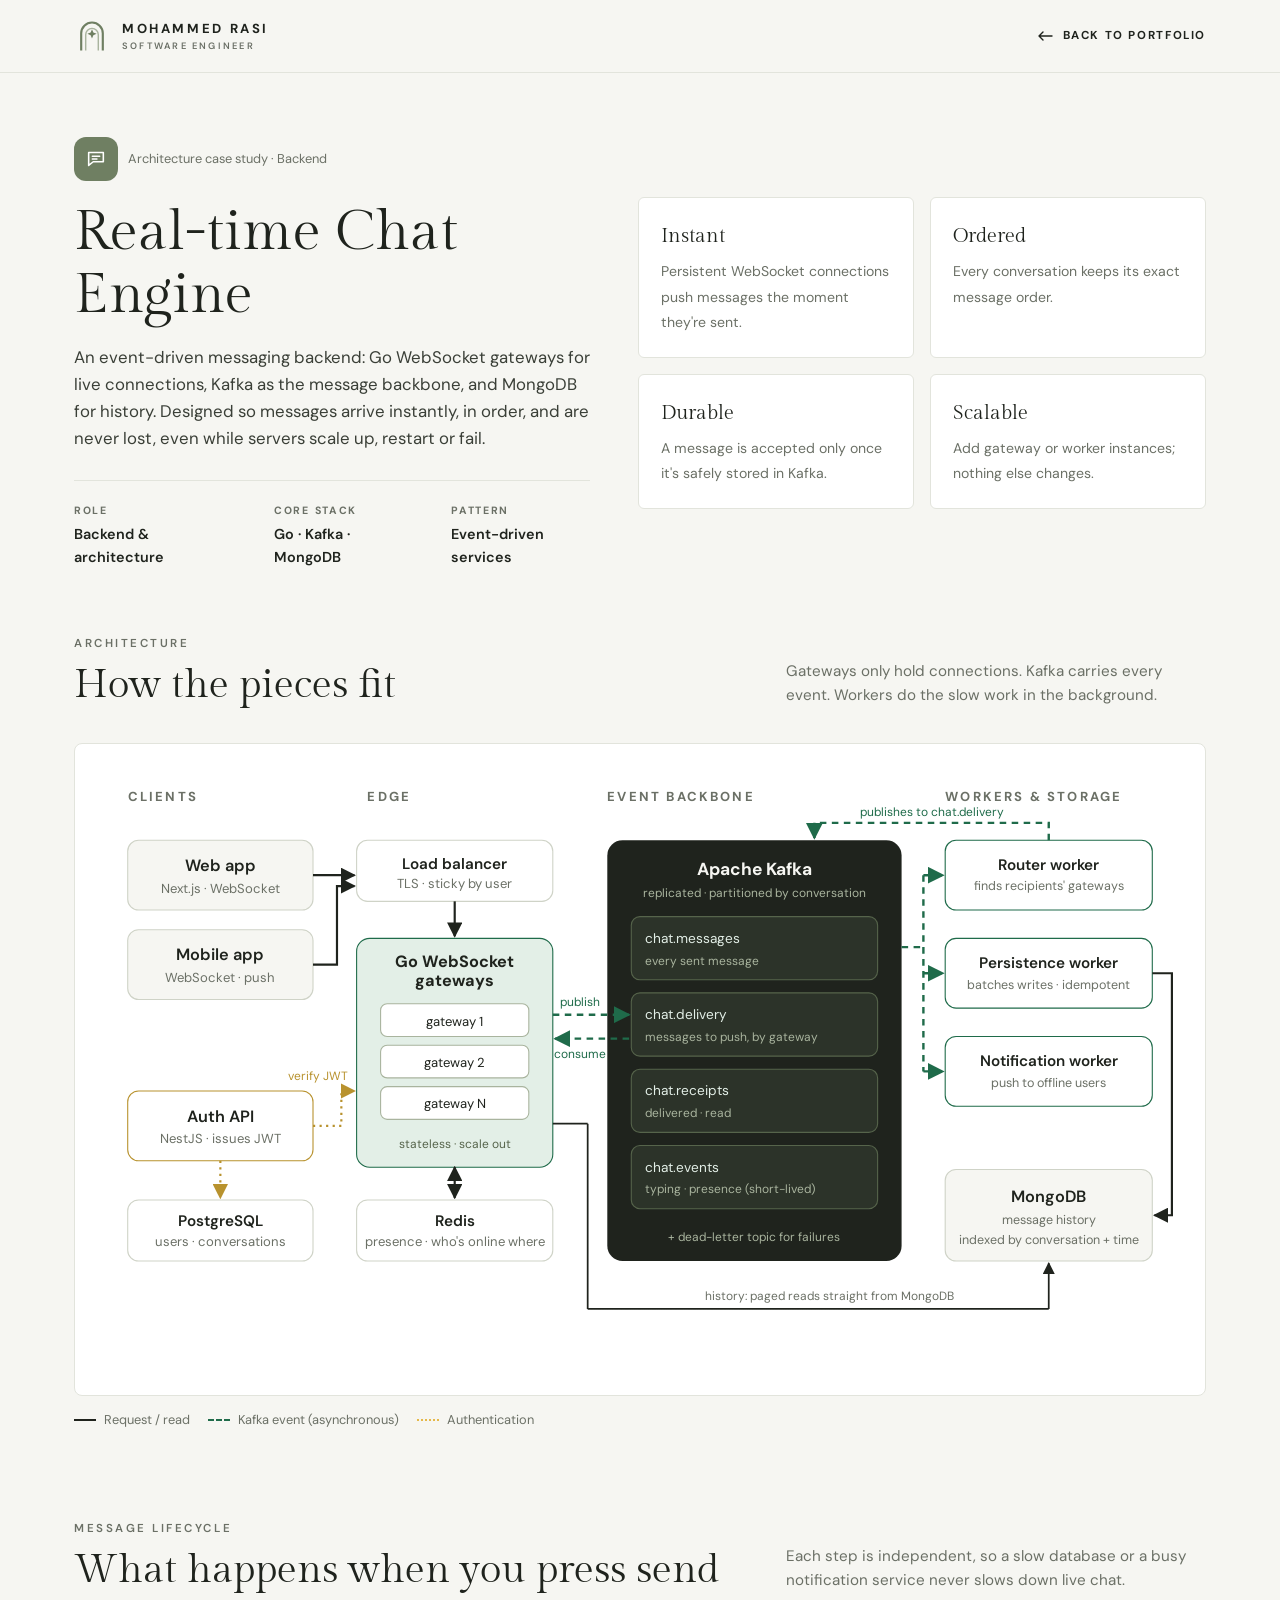
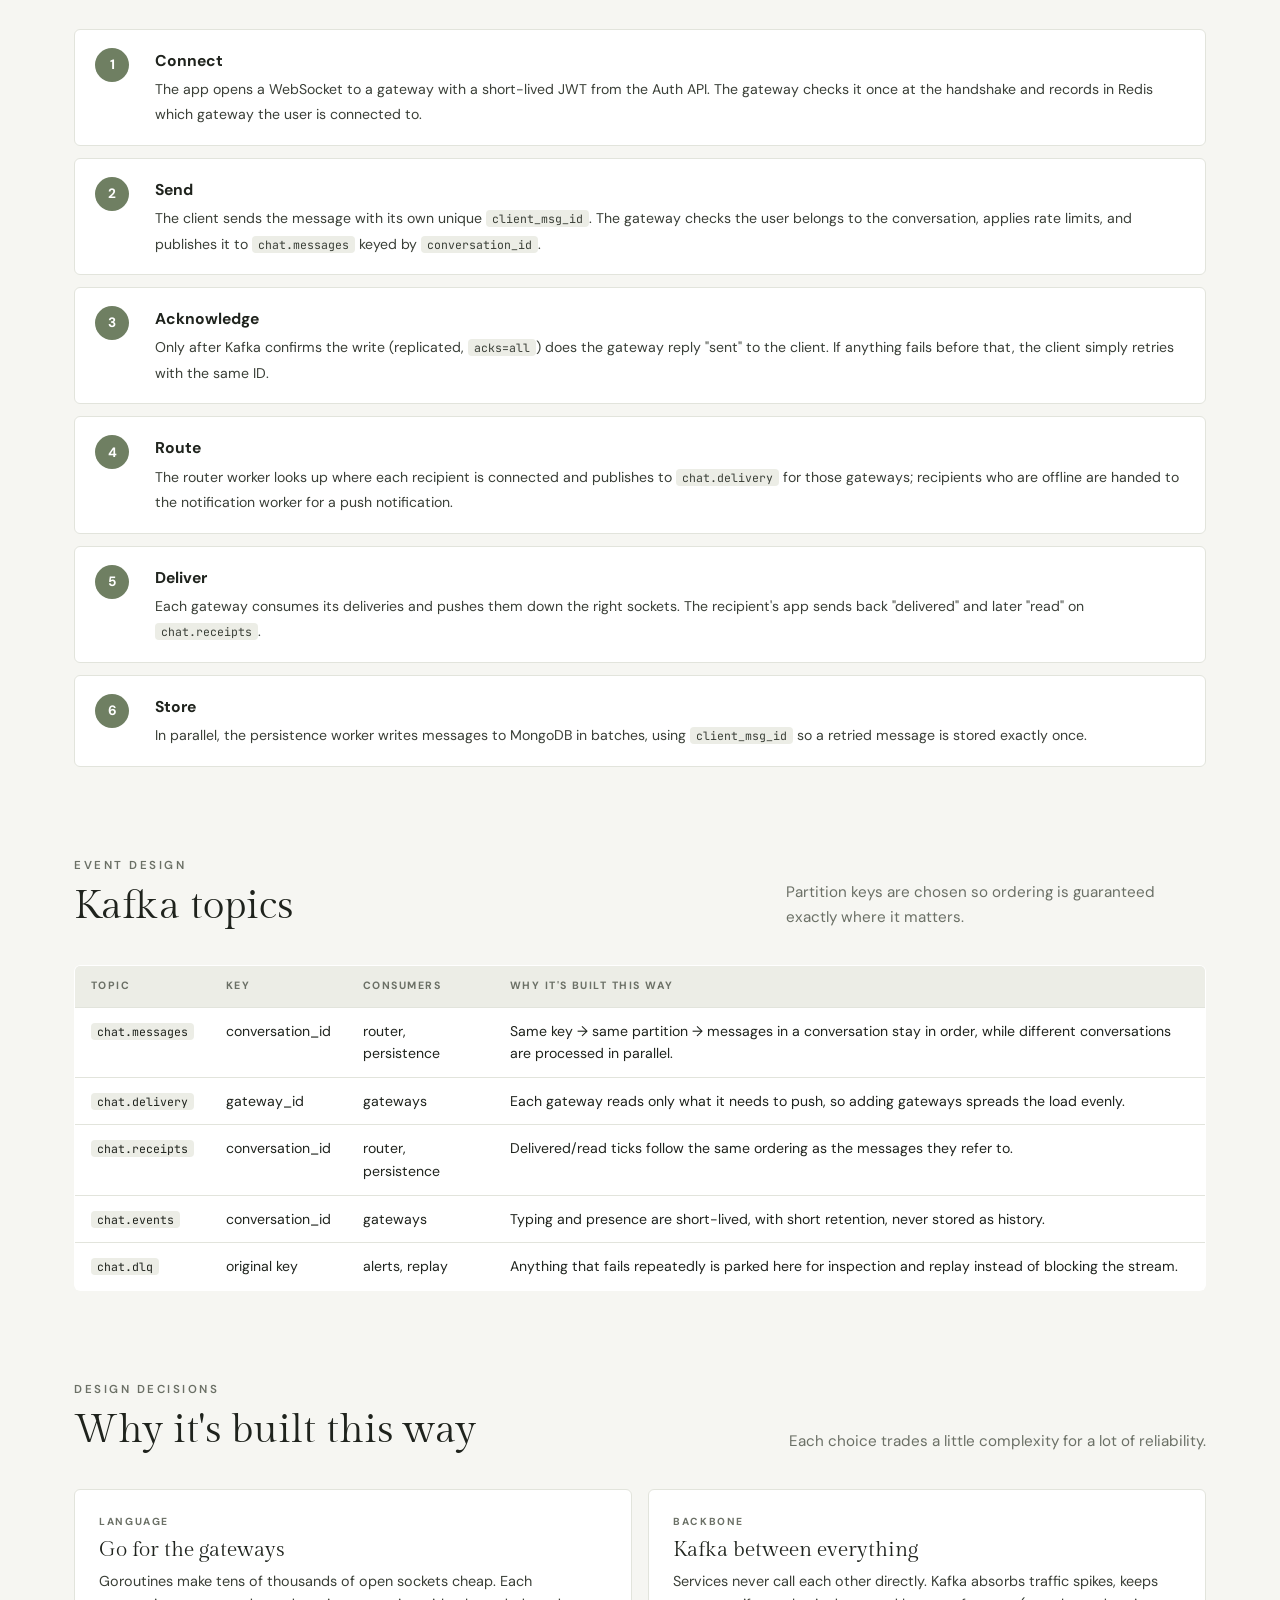
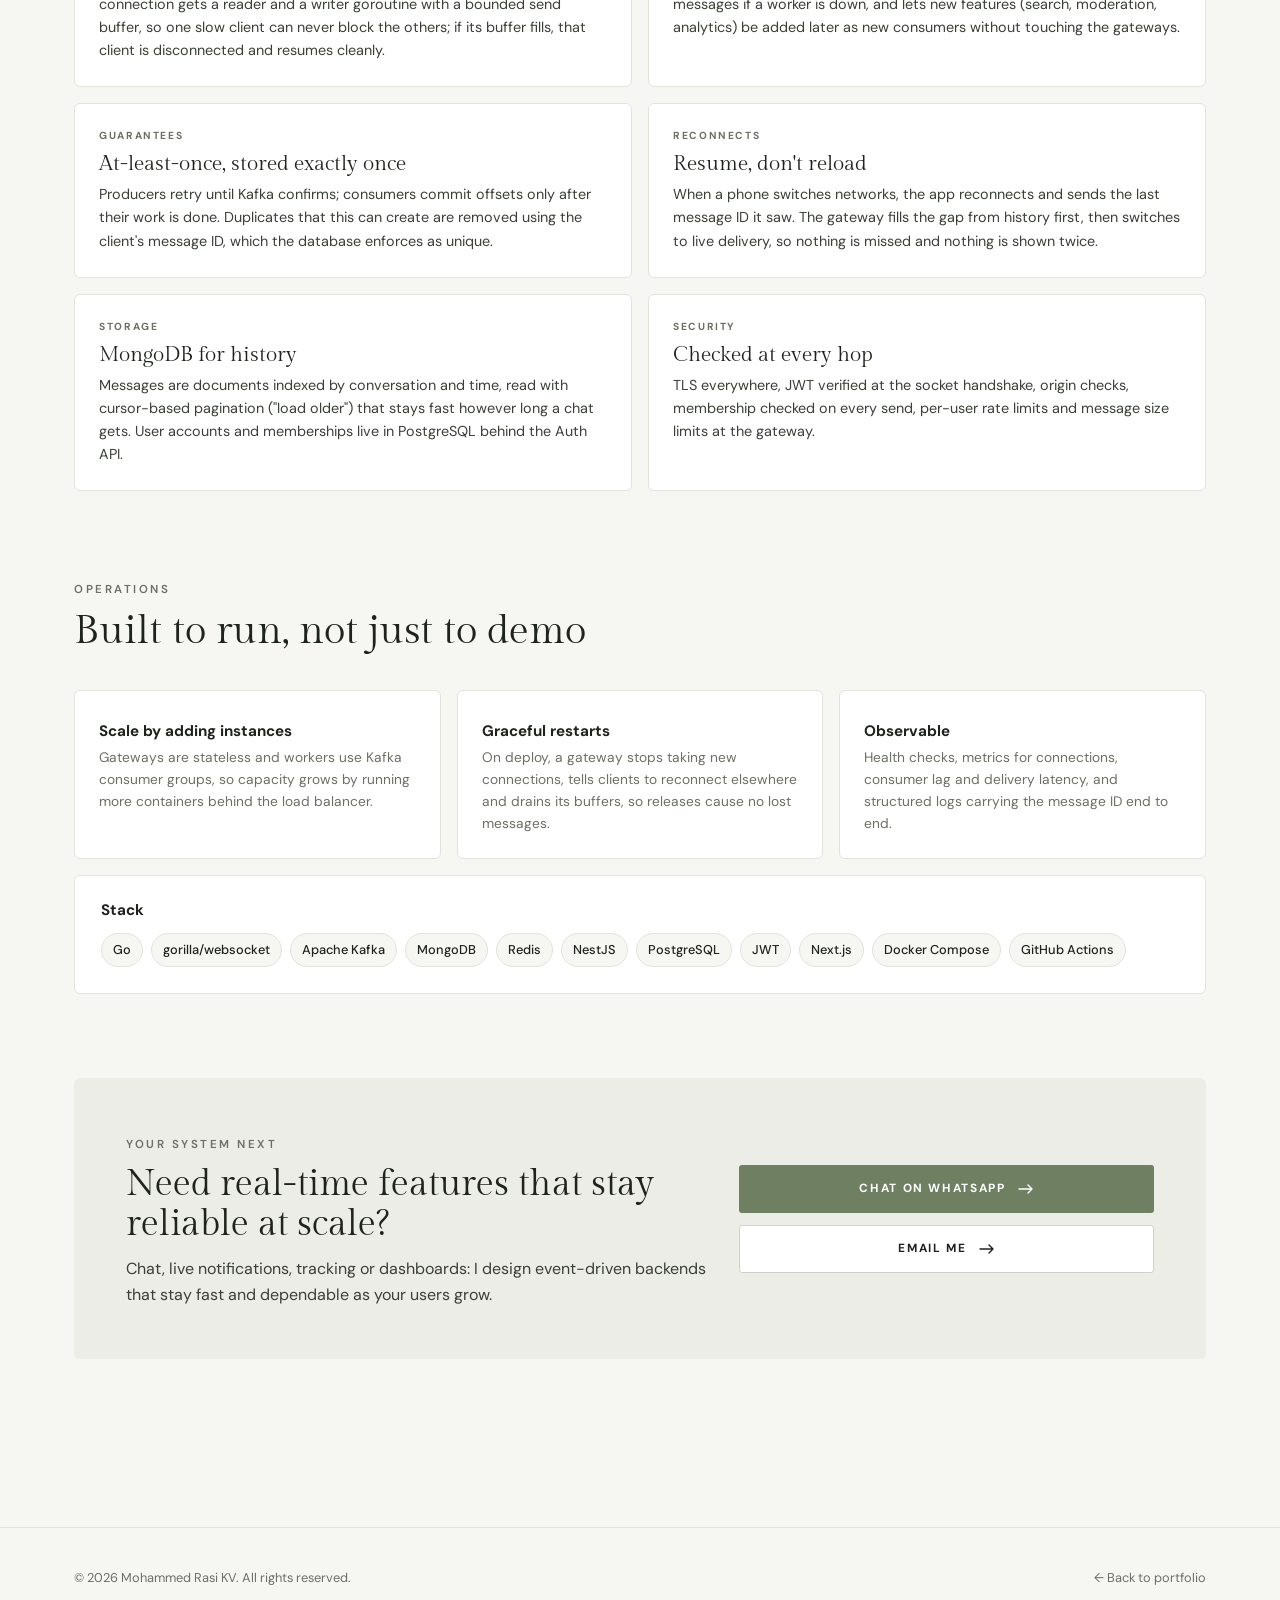
<file: chat-engine/index.html>
<!doctype html>
<html lang="en">
<head>
<meta charset="utf-8">
<meta name="viewport" content="width=device-width, initial-scale=1">
<title>Real-time Chat Engine — Architecture · Mohammed Rasi KV</title>
<meta name="description" content="Architecture of a real-time chat engine built with Go, Kafka, WebSockets and MongoDB: ordered delivery, horizontal scaling and no lost messages.">
<meta name="theme-color" content="#f6f6f2">
<meta property="og:title" content="Real-time Chat Engine — Architecture">
<meta property="og:description" content="Event-driven chat with Go WebSocket gateways, Kafka and MongoDB.">
<meta property="og:url" content="https://mrasikv.github.io/chat-engine/">
<link rel="preconnect" href="https://fonts.googleapis.com">
<link rel="preconnect" href="https://fonts.gstatic.com" crossorigin>
<link href="https://fonts.googleapis.com/css2?family=Gilda+Display&family=DM+Sans:opsz,wght@9..40,400;9..40,500;9..40,600;9..40,700&family=JetBrains+Mono:wght@500&display=swap" rel="stylesheet">
<link rel="stylesheet" href="../assets/case.css">
<style>
  .hero-badge{display:inline-flex;align-items:center;gap:10px;margin-bottom:20px;font-size:.8rem;color:var(--muted)}
  .hero-badge i{display:grid;place-items:center;width:44px;height:44px;border-radius:12px;background:var(--sage);color:#fff}
  .hero-badge svg{width:22px;height:22px}
  .goals{display:grid;grid-template-columns:repeat(3,1fr);gap:16px}
  .goal{background:var(--surface);border:1px solid var(--line);border-radius:6px;padding:22px}
  .goal b{display:block;font-family:var(--serif);font-weight:400;font-size:1.25rem;margin-bottom:6px}
  .goal span{font-size:.88rem;color:var(--muted)}

  /* Diagram */
  .diagram{background:var(--surface);border:1px solid var(--line);border-radius:8px;padding:20px;overflow-x:auto}
  .diagram svg{display:block;width:100%;min-width:760px;height:auto}
  .diagram text{font-family:"DM Sans",system-ui,sans-serif}
  .legend{display:flex;flex-wrap:wrap;gap:18px;margin-top:14px;font-size:.8rem;color:var(--muted)}
  .legend span{display:inline-flex;align-items:center;gap:8px}
  .legend i{width:22px;height:0;border-top:2px solid var(--text)}
  .legend i.async{border-top:2px dashed var(--potli)}
  .legend i.auth{border-top:2px dotted var(--gold)}
  .scroll-hint{display:none;font-size:.78rem;color:var(--muted);margin-top:8px}

  /* Flow */
  .flow{list-style:none;display:grid;gap:12px;counter-reset:f}
  .flow li{display:grid;grid-template-columns:44px 1fr;gap:16px;align-items:start;background:var(--surface);border:1px solid var(--line);border-radius:6px;padding:18px 20px}
  .flow li::before{counter-increment:f;content:counter(f);display:grid;place-items:center;width:34px;height:34px;border-radius:50%;background:var(--sage);color:#fff;font-weight:700;font-size:.85rem}
  .flow b{display:block;font-size:.98rem;margin-bottom:3px}
  .flow span{font-size:.88rem;color:#3a3f37}
  code,.mono{font-family:"JetBrains Mono",ui-monospace,monospace;font-size:.82em;background:var(--band);padding:1px 6px;border-radius:4px}

  .decisions{display:grid;grid-template-columns:1fr 1fr;gap:16px}
  .dec{background:var(--surface);border:1px solid var(--line);border-radius:6px;padding:24px}
  .dec small{display:block;font-size:.64rem;font-weight:700;letter-spacing:.16em;text-transform:uppercase;color:var(--muted);margin-bottom:8px}
  .dec h3{font-size:1.3rem;margin-bottom:8px}
  .dec p{font-size:.9rem;color:#3a3f37}
  .topics{width:100%;border-collapse:collapse;background:var(--surface);border:1px solid var(--line);border-radius:6px;overflow:hidden;font-size:.88rem}
  .topics th,.topics td{text-align:left;padding:12px 16px;border-top:1px solid var(--line);vertical-align:top}
  .topics th{background:var(--band);font-size:.66rem;letter-spacing:.14em;text-transform:uppercase;color:var(--muted);border-top:0}
  .topics td:first-child{white-space:nowrap}
  .tbl-wrap{overflow-x:auto;border-radius:6px}
  @media (max-width:980px){.goals{grid-template-columns:1fr 1fr}.decisions{grid-template-columns:1fr}.scroll-hint{display:block}}
  @media (max-width:600px){.goals{grid-template-columns:1fr}.topics{font-size:.8rem}.topics th,.topics td{padding:10px}}
</style>
</head>
<body>
<svg width="0" height="0" style="position:absolute" aria-hidden="true">
  <defs>
    <symbol id="arrow" viewBox="0 0 16 16"><path d="M1 8h13M10 4l4 4-4 4" fill="none" stroke="currentColor" stroke-width="1.4" stroke-linecap="round" stroke-linejoin="round"/></symbol>
    <symbol id="logo" viewBox="0 0 40 40">
      <path d="M8 36V17a12 12 0 0 1 24 0v19" fill="none" stroke="#6f7f62" stroke-width="2.4"/>
      <path d="M13 36V18.5a7 7 0 0 1 14 0V36" fill="none" stroke="#a9b49e" stroke-width="1.6"/>
      <path d="M20 12.5l1.5 3.6 3.6 1.5-3.6 1.5L20 22.7l-1.5-3.6-3.6-1.5 3.6-1.5z" fill="#6f7f62"/>
    </symbol>
    <symbol id="chat" viewBox="0 0 24 24" fill="none" stroke="currentColor" stroke-width="1.7" stroke-linejoin="round"><path d="M4 5h16v10H9l-5 4z"/><path d="M8 9h8M8 12h5" stroke-linecap="round"/></symbol>
  </defs>
</svg>

<header>
  <nav class="wrap nav" aria-label="Main">
    <a href="../" class="logo" aria-label="Mohammed Rasi KV, home"><svg><use href="#logo"/></svg><span><b>MOHAMMED RASI</b><small>SOFTWARE ENGINEER</small></span></a>
    <a href="../#work" class="back"><svg><use href="#arrow"/></svg><span>Back to portfolio</span></a>
  </nav>
</header>

<main>
  <!-- HERO -->
  <section class="hero">
    <div class="wrap hero-grid">
      <div class="rv">
        <div class="hero-badge"><i><svg><use href="#chat"/></svg></i>Architecture case study · Backend</div>
        <h1>Real-time Chat Engine</h1>
        <p class="lead">An event-driven messaging backend: Go WebSocket gateways for live connections, Kafka as the message backbone, and MongoDB for history. Designed so messages arrive instantly, in order, and are never lost, even while servers scale up, restart or fail.</p>
        <dl class="meta">
          <div><dt>Role</dt><dd>Backend &amp; architecture</dd></div>
          <div><dt>Core stack</dt><dd>Go · Kafka · MongoDB</dd></div>
          <div><dt>Pattern</dt><dd>Event-driven services</dd></div>
        </dl>
      </div>
      <div class="rv">
        <div class="goals" style="grid-template-columns:1fr 1fr">
          <div class="goal"><b>Instant</b><span>Persistent WebSocket connections push messages the moment they're sent.</span></div>
          <div class="goal"><b>Ordered</b><span>Every conversation keeps its exact message order.</span></div>
          <div class="goal"><b>Durable</b><span>A message is accepted only once it's safely stored in Kafka.</span></div>
          <div class="goal"><b>Scalable</b><span>Add gateway or worker instances; nothing else changes.</span></div>
        </div>
      </div>
    </div>
  </section>

  <!-- ARCHITECTURE DIAGRAM -->
  <section style="padding-top:20px">
    <div class="wrap">
      <div class="head rv"><div><span class="eyebrow">Architecture</span><h2>How the pieces fit</h2></div><p>Gateways only hold connections. Kafka carries every event. Workers do the slow work in the background.</p></div>
      <div class="diagram rv" role="img" aria-label="Architecture diagram: clients connect to Go WebSocket gateways behind a load balancer. Gateways publish to Kafka topics. A persistence worker writes to MongoDB, a notification worker sends push notifications, and gateways consume the delivery topic to push messages to connected users. An auth service issues JWTs backed by PostgreSQL, and Redis tracks presence.">
        <svg viewBox="0 0 1000 560" xmlns="http://www.w3.org/2000/svg">
          <defs>
            <marker id="ah" viewBox="0 0 10 10" refX="9" refY="5" markerWidth="7" markerHeight="7" orient="auto-start-reverse"><path d="M0 0L10 5L0 10z" fill="#1f231d"/></marker>
            <marker id="ahg" viewBox="0 0 10 10" refX="9" refY="5" markerWidth="7" markerHeight="7" orient="auto-start-reverse"><path d="M0 0L10 5L0 10z" fill="#1f6b4a"/></marker>
            <marker id="aho" viewBox="0 0 10 10" refX="9" refY="5" markerWidth="7" markerHeight="7" orient="auto-start-reverse"><path d="M0 0L10 5L0 10z" fill="#b8922e"/></marker>
          </defs>
          <!-- zones -->
          <text x="30" y="34" font-size="12" font-weight="700" letter-spacing="2" fill="#6b7066">CLIENTS</text>
          <text x="250" y="34" font-size="12" font-weight="700" letter-spacing="2" fill="#6b7066">EDGE</text>
          <text x="470" y="34" font-size="12" font-weight="700" letter-spacing="2" fill="#6b7066">EVENT BACKBONE</text>
          <text x="780" y="34" font-size="12" font-weight="700" letter-spacing="2" fill="#6b7066">WORKERS &amp; STORAGE</text>

          <!-- clients -->
          <g><rect x="30" y="70" width="170" height="64" rx="10" fill="#f6f6f2" stroke="#cfd3c7"/><text x="115" y="98" text-anchor="middle" font-size="15" font-weight="600" fill="#1f231d">Web app</text><text x="115" y="118" text-anchor="middle" font-size="12" fill="#6b7066">Next.js · WebSocket</text></g>
          <g><rect x="30" y="152" width="170" height="64" rx="10" fill="#f6f6f2" stroke="#cfd3c7"/><text x="115" y="180" text-anchor="middle" font-size="15" font-weight="600" fill="#1f231d">Mobile app</text><text x="115" y="200" text-anchor="middle" font-size="12" fill="#6b7066">WebSocket · push</text></g>

          <!-- auth -->
          <g><rect x="30" y="300" width="170" height="64" rx="10" fill="#fff" stroke="#b8922e"/><text x="115" y="328" text-anchor="middle" font-size="15" font-weight="600" fill="#1f231d">Auth API</text><text x="115" y="348" text-anchor="middle" font-size="12" fill="#6b7066">NestJS · issues JWT</text></g>
          <g><rect x="30" y="400" width="170" height="56" rx="10" fill="#fff" stroke="#cfd3c7"/><text x="115" y="424" text-anchor="middle" font-size="14" font-weight="600" fill="#1f231d">PostgreSQL</text><text x="115" y="442" text-anchor="middle" font-size="12" fill="#6b7066">users · conversations</text></g>
          <path d="M115 364V398" stroke="#b8922e" stroke-width="2" stroke-dasharray="2 4" marker-end="url(#aho)"/>

          <!-- edge -->
          <g><rect x="240" y="70" width="180" height="56" rx="10" fill="#fff" stroke="#cfd3c7"/><text x="330" y="96" text-anchor="middle" font-size="14" font-weight="600" fill="#1f231d">Load balancer</text><text x="330" y="114" text-anchor="middle" font-size="12" fill="#6b7066">TLS · sticky by user</text></g>
          <g><rect x="240" y="160" width="180" height="210" rx="12" fill="#e3efe7" stroke="#1f6b4a"/>
            <text x="330" y="186" text-anchor="middle" font-size="15" font-weight="700" fill="#1f231d">Go WebSocket</text>
            <text x="330" y="204" text-anchor="middle" font-size="15" font-weight="700" fill="#1f231d">gateways</text>
            <rect x="262" y="220" width="136" height="30" rx="6" fill="#fff" stroke="#a9b49e"/><text x="330" y="240" text-anchor="middle" font-size="12" fill="#1f231d">gateway 1</text>
            <rect x="262" y="258" width="136" height="30" rx="6" fill="#fff" stroke="#a9b49e"/><text x="330" y="278" text-anchor="middle" font-size="12" fill="#1f231d">gateway 2</text>
            <rect x="262" y="296" width="136" height="30" rx="6" fill="#fff" stroke="#a9b49e"/><text x="330" y="316" text-anchor="middle" font-size="12" fill="#1f231d">gateway N</text>
            <text x="330" y="352" text-anchor="middle" font-size="11" fill="#56644b">stateless · scale out</text>
          </g>
          <g><rect x="240" y="400" width="180" height="56" rx="10" fill="#fff" stroke="#cfd3c7"/><text x="330" y="424" text-anchor="middle" font-size="14" font-weight="600" fill="#1f231d">Redis</text><text x="330" y="442" text-anchor="middle" font-size="12" fill="#6b7066">presence · who's online where</text></g>

          <!-- client to LB to gateway -->
          <path d="M200 102H238" stroke="#1f231d" stroke-width="2" marker-end="url(#ah)"/>
          <path d="M200 184H222V112H238" fill="none" stroke="#1f231d" stroke-width="2" marker-end="url(#ah)"/>
          <path d="M330 126V158" stroke="#1f231d" stroke-width="2" marker-end="url(#ah)"/>
          <path d="M200 332H226V300H238" fill="none" stroke="#b8922e" stroke-width="2" stroke-dasharray="2 4" marker-end="url(#aho)"/>
          <text x="232" y="290" text-anchor="end" font-size="11" fill="#b8922e">verify JWT</text>
          <path d="M330 370V398" stroke="#1f231d" stroke-width="2" marker-end="url(#ah)" marker-start="url(#ah)"/>

          <!-- kafka -->
          <g><rect x="470" y="70" width="270" height="386" rx="14" fill="#1f231d"/>
            <text x="605" y="102" text-anchor="middle" font-size="16" font-weight="700" fill="#f6f6f2">Apache Kafka</text>
            <text x="605" y="122" text-anchor="middle" font-size="11" fill="#a9b49e">replicated · partitioned by conversation</text>
            <rect x="492" y="140" width="226" height="58" rx="8" fill="#2c3329" stroke="#56644b"/><text x="505" y="164" font-size="12.5" font-family="JetBrains Mono,monospace" fill="#e3efe7">chat.messages</text><text x="505" y="184" font-size="11" fill="#a9b49e">every sent message</text>
            <rect x="492" y="210" width="226" height="58" rx="8" fill="#2c3329" stroke="#56644b"/><text x="505" y="234" font-size="12.5" font-family="JetBrains Mono,monospace" fill="#e3efe7">chat.delivery</text><text x="505" y="254" font-size="11" fill="#a9b49e">messages to push, by gateway</text>
            <rect x="492" y="280" width="226" height="58" rx="8" fill="#2c3329" stroke="#56644b"/><text x="505" y="304" font-size="12.5" font-family="JetBrains Mono,monospace" fill="#e3efe7">chat.receipts</text><text x="505" y="324" font-size="11" fill="#a9b49e">delivered · read</text>
            <rect x="492" y="350" width="226" height="58" rx="8" fill="#2c3329" stroke="#56644b"/><text x="505" y="374" font-size="12.5" font-family="JetBrains Mono,monospace" fill="#e3efe7">chat.events</text><text x="505" y="394" font-size="11" fill="#a9b49e">typing · presence (short-lived)</text>
            <text x="605" y="438" text-anchor="middle" font-size="11" fill="#a9b49e">+ dead-letter topic for failures</text>
          </g>
          <!-- gateway <-> kafka -->
          <path d="M420 230H490" stroke="#1f6b4a" stroke-width="2.2" stroke-dasharray="6 5" marker-end="url(#ahg)"/>
          <text x="445" y="222" text-anchor="middle" font-size="11" fill="#1f6b4a">publish</text>
          <path d="M490 252H422" stroke="#1f6b4a" stroke-width="2.2" stroke-dasharray="6 5" marker-end="url(#ahg)"/>
          <text x="445" y="270" text-anchor="middle" font-size="11" fill="#1f6b4a">consume</text>

          <!-- workers -->
          <g><rect x="780" y="70" width="190" height="64" rx="10" fill="#fff" stroke="#1f6b4a"/><text x="875" y="97" text-anchor="middle" font-size="14" font-weight="600" fill="#1f231d">Router worker</text><text x="875" y="116" text-anchor="middle" font-size="11.5" fill="#6b7066">finds recipients' gateways</text></g>
          <g><rect x="780" y="160" width="190" height="64" rx="10" fill="#fff" stroke="#1f6b4a"/><text x="875" y="187" text-anchor="middle" font-size="14" font-weight="600" fill="#1f231d">Persistence worker</text><text x="875" y="206" text-anchor="middle" font-size="11.5" fill="#6b7066">batches writes · idempotent</text></g>
          <g><rect x="780" y="250" width="190" height="64" rx="10" fill="#fff" stroke="#1f6b4a"/><text x="875" y="277" text-anchor="middle" font-size="14" font-weight="600" fill="#1f231d">Notification worker</text><text x="875" y="296" text-anchor="middle" font-size="11.5" fill="#6b7066">push to offline users</text></g>
          <g><rect x="780" y="372" width="190" height="84" rx="10" fill="#f6f6f2" stroke="#cfd3c7"/><text x="875" y="402" text-anchor="middle" font-size="15" font-weight="600" fill="#1f231d">MongoDB</text><text x="875" y="422" text-anchor="middle" font-size="11.5" fill="#6b7066">message history</text><text x="875" y="440" text-anchor="middle" font-size="11.5" fill="#6b7066">indexed by conversation + time</text></g>
          <!-- kafka -> workers (one bus) -->
          <path d="M740 168H760" stroke="#1f6b4a" stroke-width="2.2" stroke-dasharray="6 5"/>
          <path d="M760 102V282" stroke="#1f6b4a" stroke-width="2.2" stroke-dasharray="6 5"/>
          <path d="M760 102H778" stroke="#1f6b4a" stroke-width="2.2" stroke-dasharray="6 5" marker-end="url(#ahg)"/>
          <path d="M760 192H778" stroke="#1f6b4a" stroke-width="2.2" stroke-dasharray="6 5" marker-end="url(#ahg)"/>
          <path d="M760 282H778" stroke="#1f6b4a" stroke-width="2.2" stroke-dasharray="6 5" marker-end="url(#ahg)"/>
          <!-- router publishes deliveries back to Kafka -->
          <path d="M875 70V54H660V68" fill="none" stroke="#1f6b4a" stroke-width="2.2" stroke-dasharray="6 5" marker-end="url(#ahg)"/>
          <text x="768" y="48" text-anchor="middle" font-size="11" fill="#1f6b4a">publishes to chat.delivery</text>
          <!-- persistence -> MongoDB (around the right edge) -->
          <path d="M970 192H988V414H972" fill="none" stroke="#1f231d" stroke-width="2" marker-end="url(#ah)"/>
          <!-- history read -->
          <path d="M420 330H452V500H875V458" fill="none" stroke="#1f231d" stroke-width="1.6" stroke-dasharray="1 0" marker-end="url(#ah)"/>
          <text x="560" y="492" font-size="11" fill="#6b7066">history: paged reads straight from MongoDB</text>
        </svg>
      </div>
      <p class="scroll-hint">Swipe sideways to see the full diagram.</p>
      <div class="legend"><span><i></i>Request / read</span><span><i class="async"></i>Kafka event (asynchronous)</span><span><i class="auth"></i>Authentication</span></div>
    </div>
  </section>

  <!-- MESSAGE FLOW -->
  <section style="padding-top:0">
    <div class="wrap">
      <div class="head rv"><div><span class="eyebrow">Message lifecycle</span><h2>What happens when you press send</h2></div><p>Each step is independent, so a slow database or a busy notification service never slows down live chat.</p></div>
      <ol class="flow rv">
        <li><div><b>Connect</b><span>The app opens a WebSocket to a gateway with a short-lived JWT from the Auth API. The gateway checks it once at the handshake and records in Redis which gateway the user is connected to.</span></div></li>
        <li><div><b>Send</b><span>The client sends the message with its own unique <code>client_msg_id</code>. The gateway checks the user belongs to the conversation, applies rate limits, and publishes it to <code>chat.messages</code> keyed by <code>conversation_id</code>.</span></div></li>
        <li><div><b>Acknowledge</b><span>Only after Kafka confirms the write (replicated, <code>acks=all</code>) does the gateway reply "sent" to the client. If anything fails before that, the client simply retries with the same ID.</span></div></li>
        <li><div><b>Route</b><span>The router worker looks up where each recipient is connected and publishes to <code>chat.delivery</code> for those gateways; recipients who are offline are handed to the notification worker for a push notification.</span></div></li>
        <li><div><b>Deliver</b><span>Each gateway consumes its deliveries and pushes them down the right sockets. The recipient's app sends back "delivered" and later "read" on <code>chat.receipts</code>.</span></div></li>
        <li><div><b>Store</b><span>In parallel, the persistence worker writes messages to MongoDB in batches, using <code>client_msg_id</code> so a retried message is stored exactly once.</span></div></li>
      </ol>
    </div>
  </section>

  <!-- TOPICS -->
  <section style="padding-top:0">
    <div class="wrap">
      <div class="head rv"><div><span class="eyebrow">Event design</span><h2>Kafka topics</h2></div><p>Partition keys are chosen so ordering is guaranteed exactly where it matters.</p></div>
      <div class="tbl-wrap rv">
        <table class="topics">
          <thead><tr><th>Topic</th><th>Key</th><th>Consumers</th><th>Why it's built this way</th></tr></thead>
          <tbody>
            <tr><td><span class="mono">chat.messages</span></td><td>conversation_id</td><td>router, persistence</td><td>Same key → same partition → messages in a conversation stay in order, while different conversations are processed in parallel.</td></tr>
            <tr><td><span class="mono">chat.delivery</span></td><td>gateway_id</td><td>gateways</td><td>Each gateway reads only what it needs to push, so adding gateways spreads the load evenly.</td></tr>
            <tr><td><span class="mono">chat.receipts</span></td><td>conversation_id</td><td>router, persistence</td><td>Delivered/read ticks follow the same ordering as the messages they refer to.</td></tr>
            <tr><td><span class="mono">chat.events</span></td><td>conversation_id</td><td>gateways</td><td>Typing and presence are short-lived, with short retention, never stored as history.</td></tr>
            <tr><td><span class="mono">chat.dlq</span></td><td>original key</td><td>alerts, replay</td><td>Anything that fails repeatedly is parked here for inspection and replay instead of blocking the stream.</td></tr>
          </tbody>
        </table>
      </div>
    </div>
  </section>

  <!-- DECISIONS -->
  <section style="padding-top:0">
    <div class="wrap">
      <div class="head rv"><div><span class="eyebrow">Design decisions</span><h2>Why it's built this way</h2></div><p>Each choice trades a little complexity for a lot of reliability.</p></div>
      <div class="decisions">
        <div class="dec rv"><small>Language</small><h3>Go for the gateways</h3><p>Goroutines make tens of thousands of open sockets cheap. Each connection gets a reader and a writer goroutine with a bounded send buffer, so one slow client can never block the others; if its buffer fills, that client is disconnected and resumes cleanly.</p></div>
        <div class="dec rv"><small>Backbone</small><h3>Kafka between everything</h3><p>Services never call each other directly. Kafka absorbs traffic spikes, keeps messages if a worker is down, and lets new features (search, moderation, analytics) be added later as new consumers without touching the gateways.</p></div>
        <div class="dec rv"><small>Guarantees</small><h3>At-least-once, stored exactly once</h3><p>Producers retry until Kafka confirms; consumers commit offsets only after their work is done. Duplicates that this can create are removed using the client's message ID, which the database enforces as unique.</p></div>
        <div class="dec rv"><small>Reconnects</small><h3>Resume, don't reload</h3><p>When a phone switches networks, the app reconnects and sends the last message ID it saw. The gateway fills the gap from history first, then switches to live delivery, so nothing is missed and nothing is shown twice.</p></div>
        <div class="dec rv"><small>Storage</small><h3>MongoDB for history</h3><p>Messages are documents indexed by conversation and time, read with cursor-based pagination ("load older") that stays fast however long a chat gets. User accounts and memberships live in PostgreSQL behind the Auth API.</p></div>
        <div class="dec rv"><small>Security</small><h3>Checked at every hop</h3><p>TLS everywhere, JWT verified at the socket handshake, origin checks, membership checked on every send, per-user rate limits and message size limits at the gateway.</p></div>
      </div>
    </div>
  </section>

  <!-- OPERATIONS -->
  <section style="padding-top:0">
    <div class="wrap">
      <div class="head rv"><div><span class="eyebrow">Operations</span><h2>Built to run, not just to demo</h2></div></div>
      <div class="quality">
        <div class="q rv"><h3>Scale by adding instances</h3><p>Gateways are stateless and workers use Kafka consumer groups, so capacity grows by running more containers behind the load balancer.</p></div>
        <div class="q rv"><h3>Graceful restarts</h3><p>On deploy, a gateway stops taking new connections, tells clients to reconnect elsewhere and drains its buffers, so releases cause no lost messages.</p></div>
        <div class="q rv"><h3>Observable</h3><p>Health checks, metrics for connections, consumer lag and delivery latency, and structured logs carrying the message ID end to end.</p></div>
      </div>
      <div class="side-card rv" style="margin-top:16px">
        <h3>Stack</h3>
        <div class="chips"><span>Go</span><span>gorilla/websocket</span><span>Apache Kafka</span><span>MongoDB</span><span>Redis</span><span>NestJS</span><span>PostgreSQL</span><span>JWT</span><span>Next.js</span><span>Docker Compose</span><span>GitHub Actions</span></div>
      </div>
    </div>
  </section>

  <!-- CTA -->
  <section style="padding-top:0">
    <div class="wrap">
      <div class="cta rv">
        <div>
          <span class="eyebrow">Your system next</span>
          <h2>Need real-time features that stay reliable at scale?</h2>
          <p>Chat, live notifications, tracking or dashboards: I design event-driven backends that stay fast and dependable as your users grow.</p>
        </div>
        <div class="actions">
          <a href="https://wa.me/971582255782" class="btn btn-solid">Chat on WhatsApp <svg><use href="#arrow"/></svg></a>
          <a href="mailto:kvmohammedrasi@gmail.com" class="btn btn-line">Email me <svg><use href="#arrow"/></svg></a>
        </div>
      </div>
    </div>
  </section>
</main>

<footer>
  <div class="wrap"><span>© <span id="yr">2026</span> Mohammed Rasi KV. All rights reserved.</span><a href="../">← Back to portfolio</a></div>
</footer>
<script>
  document.getElementById('yr').textContent = new Date().getFullYear();
  const io = new IntersectionObserver(es => es.forEach(e => { if (e.isIntersecting) { e.target.classList.add('in'); io.unobserve(e.target); } }), {threshold:.08});
  document.querySelectorAll('.rv').forEach(el => io.observe(el));
</script>
</body>
</html>
</file>
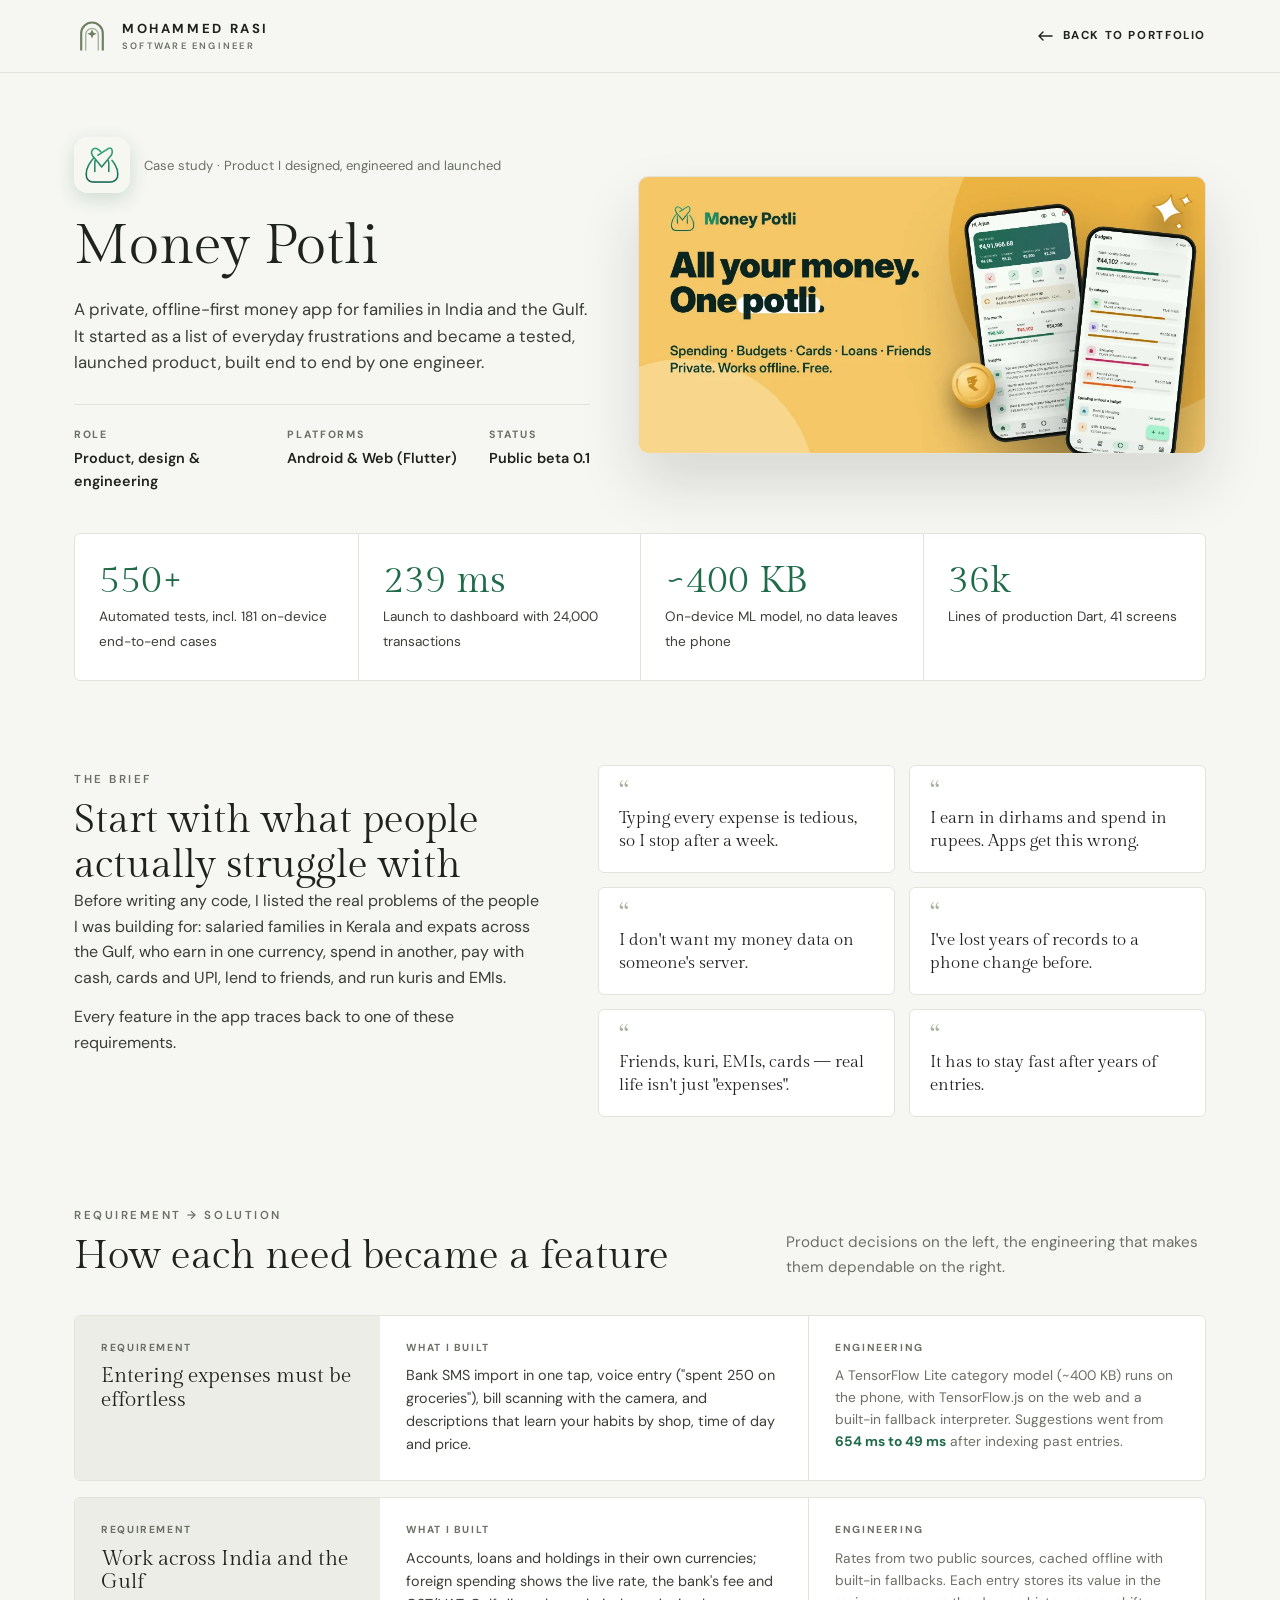
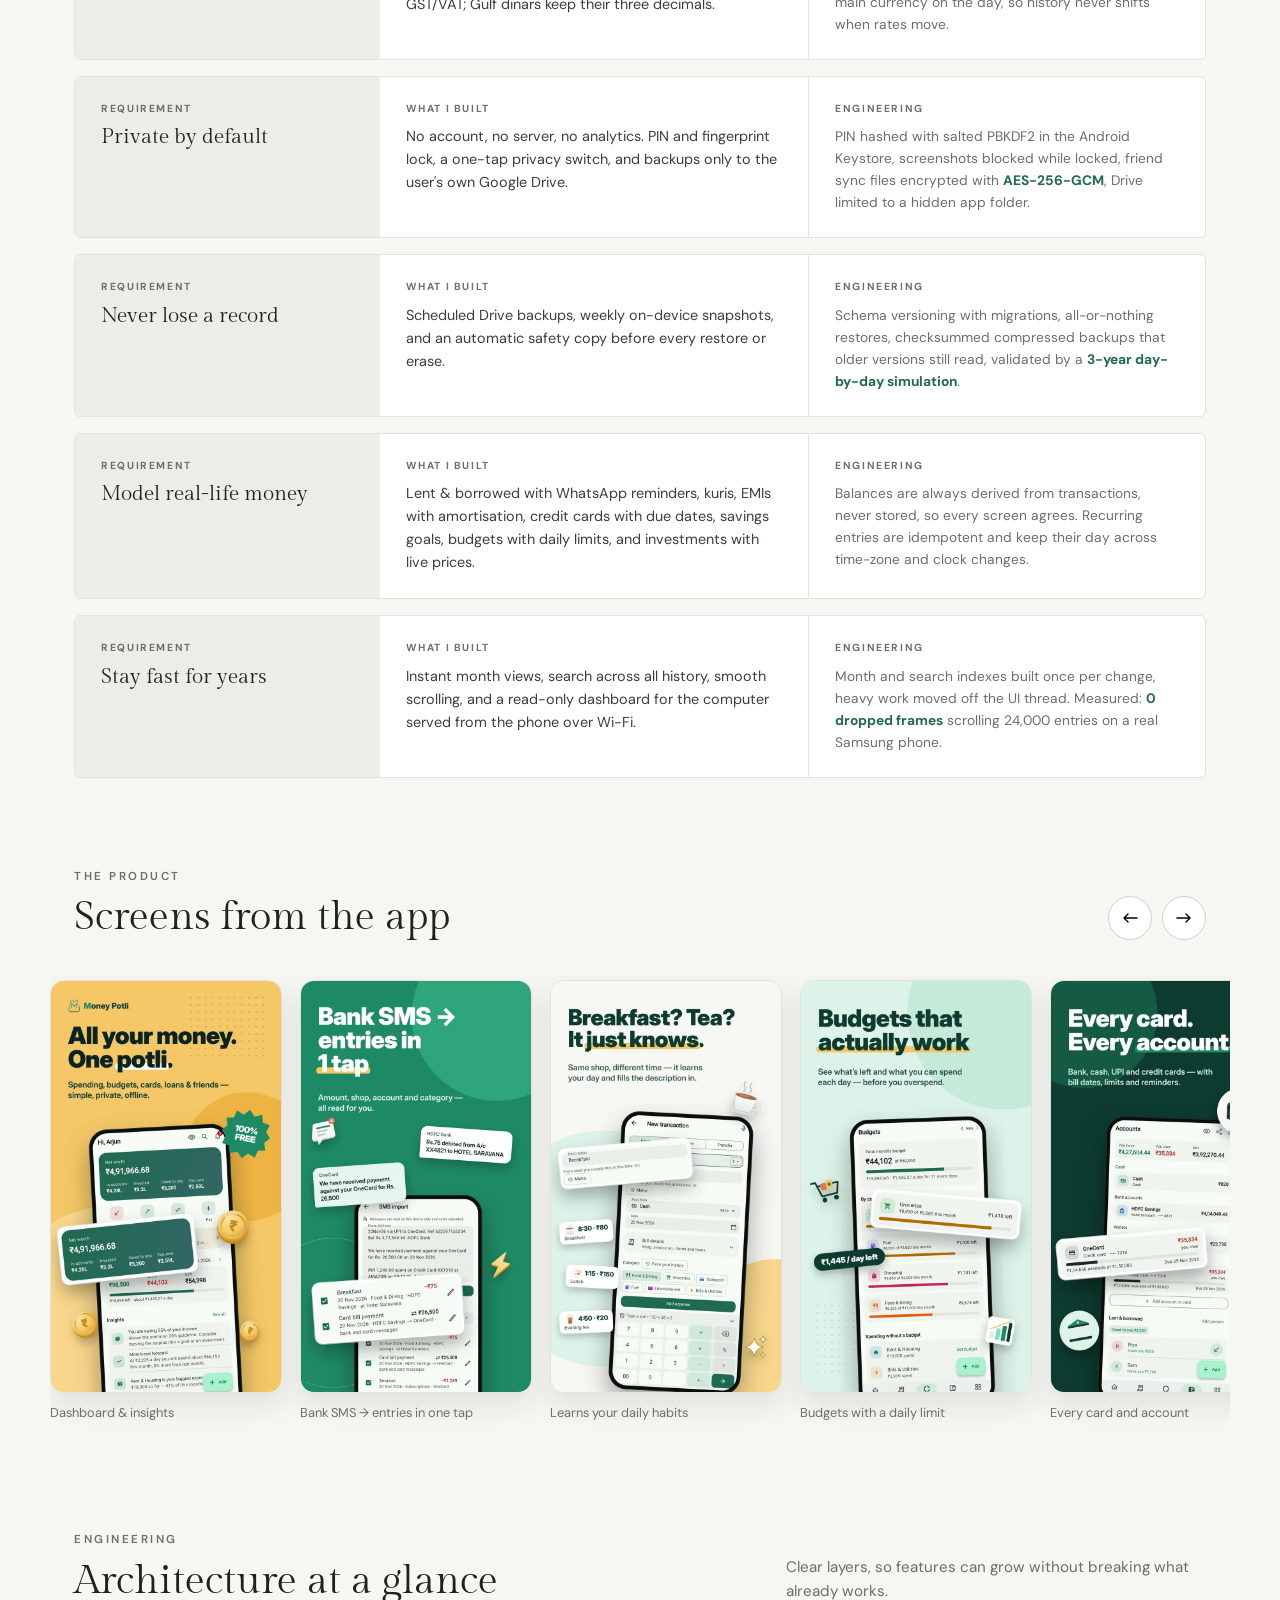
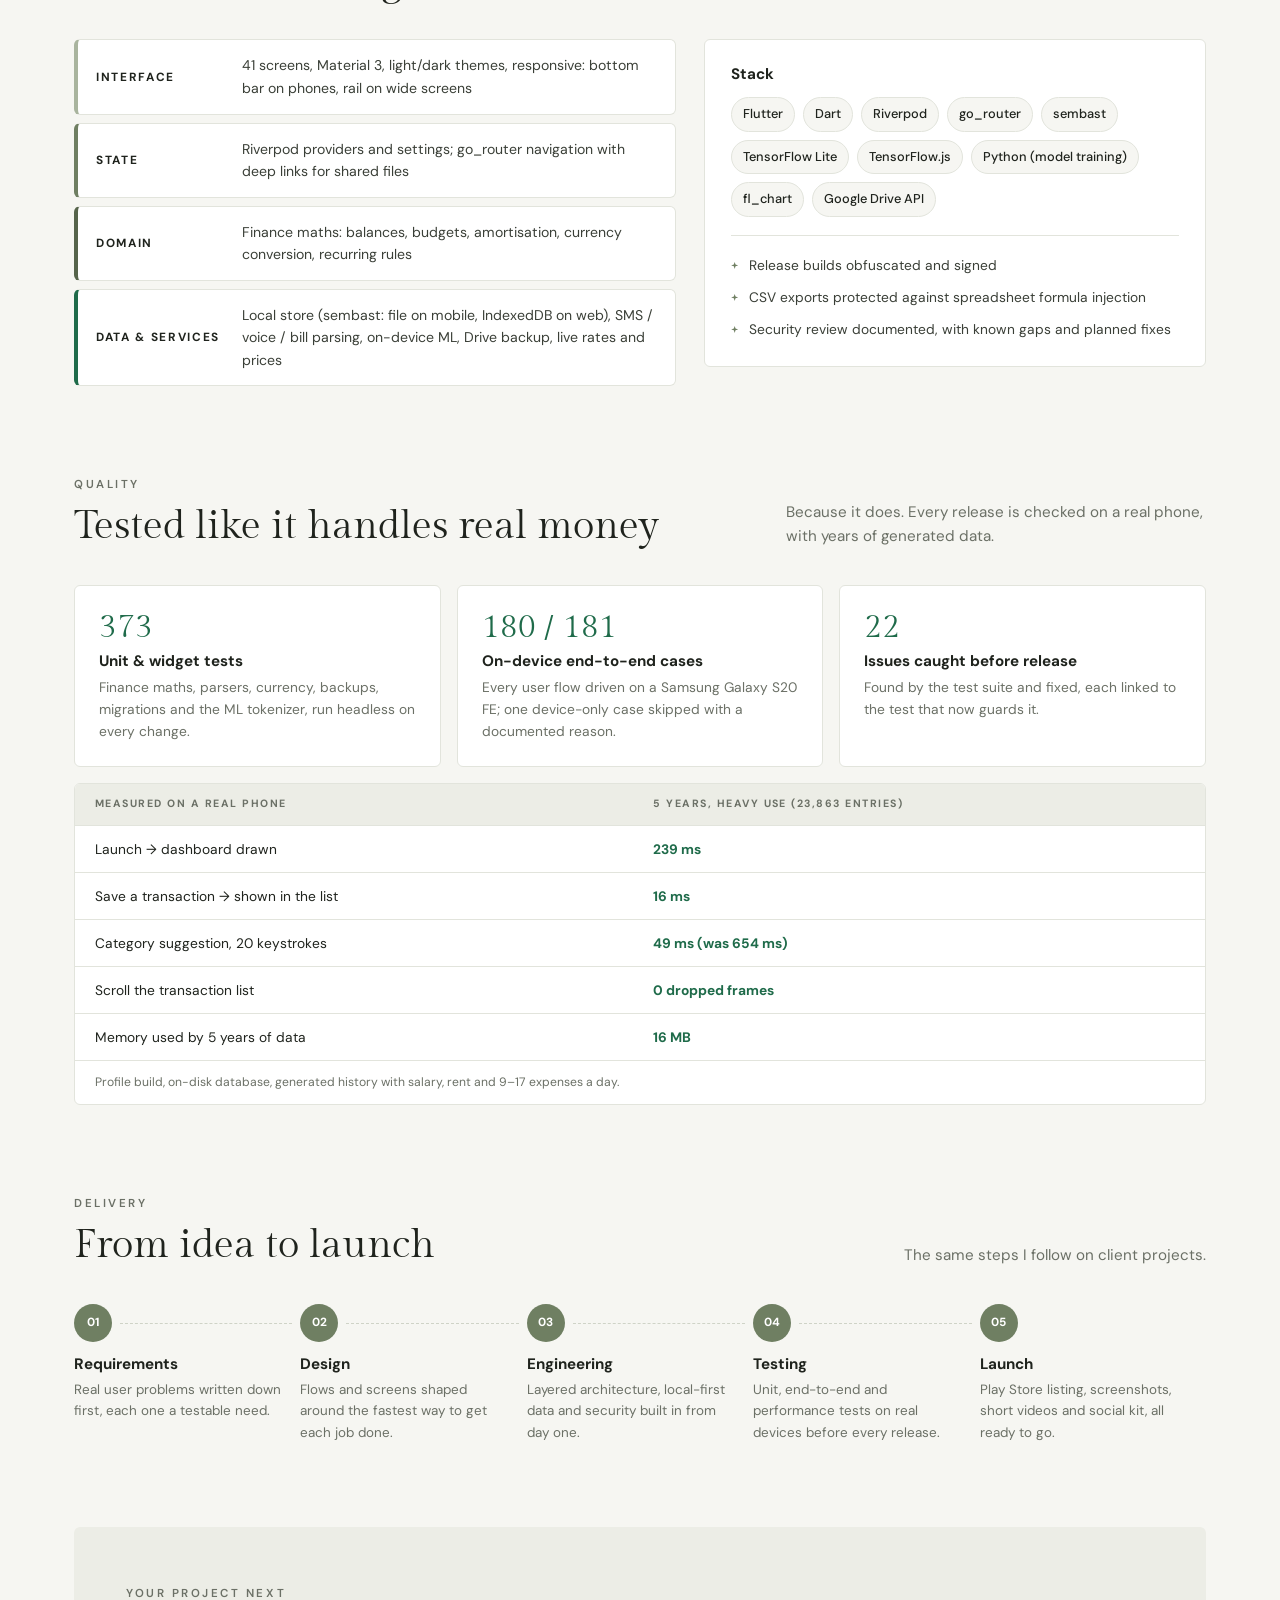
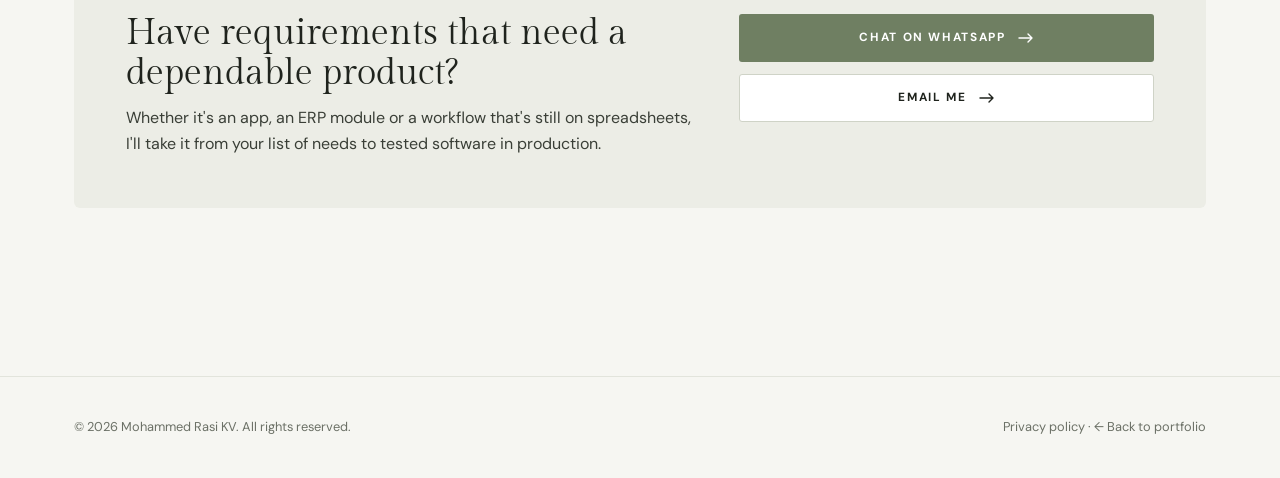
<file: money-potli/index.html>
<!doctype html>
<html lang="en">
<head>
<meta charset="utf-8">
<meta name="viewport" content="width=device-width, initial-scale=1">
<title>Money Potli — Case Study · Mohammed Rasi KV</title>
<meta name="description" content="How Mohammed Rasi KV turned real-life money problems into Money Potli: a private, offline-first finance app with on-device ML, multi-currency support and 550+ automated tests.">
<meta name="theme-color" content="#f6f6f2">
<meta property="og:title" content="Money Potli — Case Study">
<meta property="og:description" content="From requirements to a tested, launched product: on-device ML, multi-currency, privacy by design.">
<meta property="og:image" content="https://mrasikv.github.io/assets/money-potli/feature.webp">
<meta property="og:url" content="https://mrasikv.github.io/money-potli/">
<link rel="icon" href="../assets/money-potli/icon.png">
<link rel="preconnect" href="https://fonts.googleapis.com">
<link rel="preconnect" href="https://fonts.gstatic.com" crossorigin>
<link href="https://fonts.googleapis.com/css2?family=Gilda+Display&family=DM+Sans:opsz,wght@9..40,400;9..40,500;9..40,600;9..40,700&display=swap" rel="stylesheet">
<link rel="stylesheet" href="../assets/case.css">
</head>
<body>
<svg width="0" height="0" style="position:absolute" aria-hidden="true">
  <defs>
    <symbol id="arrow" viewBox="0 0 16 16"><path d="M1 8h13M10 4l4 4-4 4" fill="none" stroke="currentColor" stroke-width="1.4" stroke-linecap="round" stroke-linejoin="round"/></symbol>
    <symbol id="logo" viewBox="0 0 40 40">
      <path d="M8 36V17a12 12 0 0 1 24 0v19" fill="none" stroke="#6f7f62" stroke-width="2.4"/>
      <path d="M13 36V18.5a7 7 0 0 1 14 0V36" fill="none" stroke="#a9b49e" stroke-width="1.6"/>
      <path d="M20 12.5l1.5 3.6 3.6 1.5-3.6 1.5L20 22.7l-1.5-3.6-3.6-1.5 3.6-1.5z" fill="#6f7f62"/>
    </symbol>
  </defs>
</svg>

<header>
  <nav class="wrap nav" aria-label="Main">
    <a href="../" class="logo" aria-label="Mohammed Rasi KV, home"><svg><use href="#logo"/></svg><span><b>MOHAMMED RASI</b><small>SOFTWARE ENGINEER</small></span></a>
    <a href="../#work" class="back"><svg><use href="#arrow"/></svg><span>Back to portfolio</span></a>
  </nav>
</header>

<main>
  <!-- HERO -->
  <section class="hero">
    <div class="wrap hero-grid">
      <div class="rv">
        <div class="app-id"><img src="../assets/money-potli/icon.png" alt="Money Potli app icon" width="56" height="56"><span>Case study · Product I designed, engineered and launched</span></div>
        <h1>Money Potli</h1>
        <p class="lead">A private, offline-first money app for families in India and the Gulf. It started as a list of everyday frustrations and became a tested, launched product, built end to end by one engineer.</p>
        <dl class="meta">
          <div><dt>Role</dt><dd>Product, design &amp; engineering</dd></div>
          <div><dt>Platforms</dt><dd>Android &amp; Web (Flutter)</dd></div>
          <div><dt>Status</dt><dd>Public beta 0.1</dd></div>
        </dl>
      </div>
      <div class="hero-art rv"><img src="../assets/money-potli/feature.webp" alt="Money Potli: all your money, one potli" width="1024" height="500"></div>
    </div>
  </section>

  <!-- STATS -->
  <div class="wrap">
    <div class="stats rv">
      <div class="stat"><b>550+</b><span>Automated tests, incl. 181 on-device end-to-end cases</span></div>
      <div class="stat"><b>239 ms</b><span>Launch to dashboard with 24,000 transactions</span></div>
      <div class="stat"><b>~400 KB</b><span>On-device ML model, no data leaves the phone</span></div>
      <div class="stat"><b>36k</b><span>Lines of production Dart, 41 screens</span></div>
    </div>
  </div>

  <!-- BRIEF -->
  <section>
    <div class="wrap brief">
      <div class="rv">
        <span class="eyebrow">The brief</span>
        <h2>Start with what people actually struggle with</h2>
        <p>Before writing any code, I listed the real problems of the people I was building for: salaried families in Kerala and expats across the Gulf, who earn in one currency, spend in another, pay with cash, cards and UPI, lend to friends, and run kuris and EMIs.</p>
        <p>Every feature in the app traces back to one of these requirements.</p>
      </div>
      <ul class="needs rv">
        <li>Typing every expense is tedious, so I stop after a week.</li>
        <li>I earn in dirhams and spend in rupees. Apps get this wrong.</li>
        <li>I don't want my money data on someone's server.</li>
        <li>I've lost years of records to a phone change before.</li>
        <li>Friends, kuri, EMIs, cards — real life isn't just "expenses".</li>
        <li>It has to stay fast after years of entries.</li>
      </ul>
    </div>
  </section>

  <!-- REQUIREMENT → SOLUTION -->
  <section style="padding-top:0">
    <div class="wrap">
      <div class="head rv"><div><span class="eyebrow">Requirement → solution</span><h2>How each need became a feature</h2></div><p>Product decisions on the left, the engineering that makes them dependable on the right.</p></div>
      <div class="rs">
        <div class="rs-row rv">
          <div class="rs-need"><small>Requirement</small><h3>Entering expenses must be effortless</h3></div>
          <div><small>What I built</small><p>Bank SMS import in one tap, voice entry ("spent 250 on groceries"), bill scanning with the camera, and descriptions that learn your habits by shop, time of day and price.</p></div>
          <div class="rs-eng"><small>Engineering</small><p>A TensorFlow Lite category model (~400 KB) runs on the phone, with TensorFlow.js on the web and a built-in fallback interpreter. Suggestions went from <b>654 ms to 49 ms</b> after indexing past entries.</p></div>
        </div>
        <div class="rs-row rv">
          <div class="rs-need"><small>Requirement</small><h3>Work across India and the Gulf</h3></div>
          <div><small>What I built</small><p>Accounts, loans and holdings in their own currencies; foreign spending shows the live rate, the bank's fee and GST/VAT; Gulf dinars keep their three decimals.</p></div>
          <div class="rs-eng"><small>Engineering</small><p>Rates from two public sources, cached offline with built-in fallbacks. Each entry stores its value in the main currency on the day, so history never shifts when rates move.</p></div>
        </div>
        <div class="rs-row rv">
          <div class="rs-need"><small>Requirement</small><h3>Private by default</h3></div>
          <div><small>What I built</small><p>No account, no server, no analytics. PIN and fingerprint lock, a one-tap privacy switch, and backups only to the user's own Google Drive.</p></div>
          <div class="rs-eng"><small>Engineering</small><p>PIN hashed with salted PBKDF2 in the Android Keystore, screenshots blocked while locked, friend sync files encrypted with <b>AES-256-GCM</b>, Drive limited to a hidden app folder.</p></div>
        </div>
        <div class="rs-row rv">
          <div class="rs-need"><small>Requirement</small><h3>Never lose a record</h3></div>
          <div><small>What I built</small><p>Scheduled Drive backups, weekly on-device snapshots, and an automatic safety copy before every restore or erase.</p></div>
          <div class="rs-eng"><small>Engineering</small><p>Schema versioning with migrations, all-or-nothing restores, checksummed compressed backups that older versions still read, validated by a <b>3-year day-by-day simulation</b>.</p></div>
        </div>
        <div class="rs-row rv">
          <div class="rs-need"><small>Requirement</small><h3>Model real-life money</h3></div>
          <div><small>What I built</small><p>Lent &amp; borrowed with WhatsApp reminders, kuris, EMIs with amortisation, credit cards with due dates, savings goals, budgets with daily limits, and investments with live prices.</p></div>
          <div class="rs-eng"><small>Engineering</small><p>Balances are always derived from transactions, never stored, so every screen agrees. Recurring entries are idempotent and keep their day across time-zone and clock changes.</p></div>
        </div>
        <div class="rs-row rv">
          <div class="rs-need"><small>Requirement</small><h3>Stay fast for years</h3></div>
          <div><small>What I built</small><p>Instant month views, search across all history, smooth scrolling, and a read-only dashboard for the computer served from the phone over Wi-Fi.</p></div>
          <div class="rs-eng"><small>Engineering</small><p>Month and search indexes built once per change, heavy work moved off the UI thread. Measured: <b>0 dropped frames</b> scrolling 24,000 entries on a real Samsung phone.</p></div>
        </div>
      </div>
    </div>
  </section>

  <!-- GALLERY -->
  <section style="padding-top:0">
    <div class="wrap">
      <div class="head rv"><div><span class="eyebrow">The product</span><h2>Screens from the app</h2></div><div class="gal-ctrl"><button class="gbtn" id="gprev" type="button" aria-label="Scroll screenshots left"><svg style="transform:scaleX(-1)"><use href="#arrow"/></svg></button><button class="gbtn" id="gnext" type="button" aria-label="Scroll screenshots right"><svg><use href="#arrow"/></svg></button></div></div>
      <div class="gallery rv" id="gallery" tabindex="0" aria-label="Money Potli screenshots">
        <figure><img src="../assets/money-potli/screen-1.webp" alt="Dashboard with net worth, monthly summary and insights" width="720" height="1280" loading="lazy"><figcaption>Dashboard &amp; insights</figcaption></figure>
        <figure><img src="../assets/money-potli/screen-2.webp" alt="Bank SMS import turning messages into entries" width="720" height="1280" loading="lazy"><figcaption>Bank SMS → entries in one tap</figcaption></figure>
        <figure><img src="../assets/money-potli/screen-3.webp" alt="New transaction with learned descriptions by time of day" width="720" height="1280" loading="lazy"><figcaption>Learns your daily habits</figcaption></figure>
        <figure><img src="../assets/money-potli/screen-4.webp" alt="Budgets with daily allowance" width="720" height="1280" loading="lazy"><figcaption>Budgets with a daily limit</figcaption></figure>
        <figure><img src="../assets/money-potli/screen-5.webp" alt="Accounts: bank, cash, wallets and credit cards" width="720" height="1280" loading="lazy"><figcaption>Every card and account</figcaption></figure>
        <figure><img src="../assets/money-potli/screen-6.webp" alt="Loans and savings goals" width="720" height="1280" loading="lazy"><figcaption>Loans, kuri &amp; goals</figcaption></figure>
        <figure><img src="../assets/money-potli/screen-7.webp" alt="Friends lent and borrowed with WhatsApp reminders" width="720" height="1280" loading="lazy"><figcaption>Friends &amp; settling up</figcaption></figure>
        <figure><img src="../assets/money-potli/screen-8.webp" alt="Privacy features: hidden amounts, PIN, own Drive backup" width="720" height="1280" loading="lazy"><figcaption>Private &amp; offline</figcaption></figure>
      </div>
    </div>
  </section>

  <!-- ARCHITECTURE -->
  <section style="padding-top:0">
    <div class="wrap">
      <div class="head rv"><div><span class="eyebrow">Engineering</span><h2>Architecture at a glance</h2></div><p>Clear layers, so features can grow without breaking what already works.</p></div>
      <div class="arch-grid">
        <div class="layers rv">
          <div class="layer"><b>Interface</b><span>41 screens, Material 3, light/dark themes, responsive: bottom bar on phones, rail on wide screens</span></div>
          <div class="layer"><b>State</b><span>Riverpod providers and settings; go_router navigation with deep links for shared files</span></div>
          <div class="layer"><b>Domain</b><span>Finance maths: balances, budgets, amortisation, currency conversion, recurring rules</span></div>
          <div class="layer"><b>Data &amp; services</b><span>Local store (sembast: file on mobile, IndexedDB on web), SMS / voice / bill parsing, on-device ML, Drive backup, live rates and prices</span></div>
        </div>
        <div class="side-card rv">
          <h3>Stack</h3>
          <div class="chips"><span>Flutter</span><span>Dart</span><span>Riverpod</span><span>go_router</span><span>sembast</span><span>TensorFlow Lite</span><span>TensorFlow.js</span><span>Python (model training)</span><span>fl_chart</span><span>Google Drive API</span></div>
          <ul>
            <li>Release builds obfuscated and signed</li>
            <li>CSV exports protected against spreadsheet formula injection</li>
            <li>Security review documented, with known gaps and planned fixes</li>
          </ul>
        </div>
      </div>
    </div>
  </section>

  <!-- QUALITY -->
  <section style="padding-top:0">
    <div class="wrap">
      <div class="head rv"><div><span class="eyebrow">Quality</span><h2>Tested like it handles real money</h2></div><p>Because it does. Every release is checked on a real phone, with years of generated data.</p></div>
      <div class="quality">
        <div class="q rv"><b>373</b><h3>Unit &amp; widget tests</h3><p>Finance maths, parsers, currency, backups, migrations and the ML tokenizer, run headless on every change.</p></div>
        <div class="q rv"><b>180 / 181</b><h3>On-device end-to-end cases</h3><p>Every user flow driven on a Samsung Galaxy S20 FE; one device-only case skipped with a documented reason.</p></div>
        <div class="q rv"><b>22</b><h3>Issues caught before release</h3><p>Found by the test suite and fixed, each linked to the test that now guards it.</p></div>
      </div>
      <div class="perf rv">
        <table>
          <thead><tr><th>Measured on a real phone</th><th>5 years, heavy use (23,863 entries)</th></tr></thead>
          <tbody>
            <tr><td>Launch → dashboard drawn</td><td>239 ms</td></tr>
            <tr><td>Save a transaction → shown in the list</td><td>16 ms</td></tr>
            <tr><td>Category suggestion, 20 keystrokes</td><td>49 ms (was 654 ms)</td></tr>
            <tr><td>Scroll the transaction list</td><td>0 dropped frames</td></tr>
            <tr><td>Memory used by 5 years of data</td><td>16 MB</td></tr>
          </tbody>
          <caption>Profile build, on-disk database, generated history with salary, rent and 9–17 expenses a day.</caption>
        </table>
      </div>
    </div>
  </section>

  <!-- PROCESS -->
  <section style="padding-top:0">
    <div class="wrap">
      <div class="head rv"><div><span class="eyebrow">Delivery</span><h2>From idea to launch</h2></div><p>The same steps I follow on client projects.</p></div>
      <ol class="steps rv">
        <li><h3>Requirements</h3><p>Real user problems written down first, each one a testable need.</p></li>
        <li><h3>Design</h3><p>Flows and screens shaped around the fastest way to get each job done.</p></li>
        <li><h3>Engineering</h3><p>Layered architecture, local-first data and security built in from day one.</p></li>
        <li><h3>Testing</h3><p>Unit, end-to-end and performance tests on real devices before every release.</p></li>
        <li><h3>Launch</h3><p>Play Store listing, screenshots, short videos and social kit, all ready to go.</p></li>
      </ol>
    </div>
  </section>

  <!-- CTA -->
  <section style="padding-top:0">
    <div class="wrap">
      <div class="cta rv">
        <div>
          <span class="eyebrow">Your project next</span>
          <h2>Have requirements that need a dependable product?</h2>
          <p>Whether it's an app, an ERP module or a workflow that's still on spreadsheets, I'll take it from your list of needs to tested software in production.</p>
        </div>
        <div class="actions">
          <a href="https://wa.me/971582255782" class="btn btn-solid">Chat on WhatsApp <svg><use href="#arrow"/></svg></a>
          <a href="mailto:kvmohammedrasi@gmail.com" class="btn btn-line">Email me <svg><use href="#arrow"/></svg></a>
        </div>
      </div>
    </div>
  </section>
</main>

<footer>
  <div class="wrap"><span>© <span id="yr">2026</span> Mohammed Rasi KV. All rights reserved.</span><span><a href="privacy/">Privacy policy</a> · <a href="../">← Back to portfolio</a></span></div>
</footer>

<script>
  document.getElementById('yr').textContent = new Date().getFullYear();
  const io = new IntersectionObserver(es => es.forEach(e => { if (e.isIntersecting) { e.target.classList.add('in'); io.unobserve(e.target); } }), {threshold:.1});
  document.querySelectorAll('.rv').forEach(el => io.observe(el));
  const g = document.getElementById('gallery');
  const step = () => g.querySelector('figure').getBoundingClientRect().width + 18;
  document.getElementById('gprev').addEventListener('click', () => g.scrollBy({left: -step() * 2, behavior: 'smooth'}));
  document.getElementById('gnext').addEventListener('click', () => g.scrollBy({left: step() * 2, behavior: 'smooth'}));
</script>
</body>
</html>
</file>
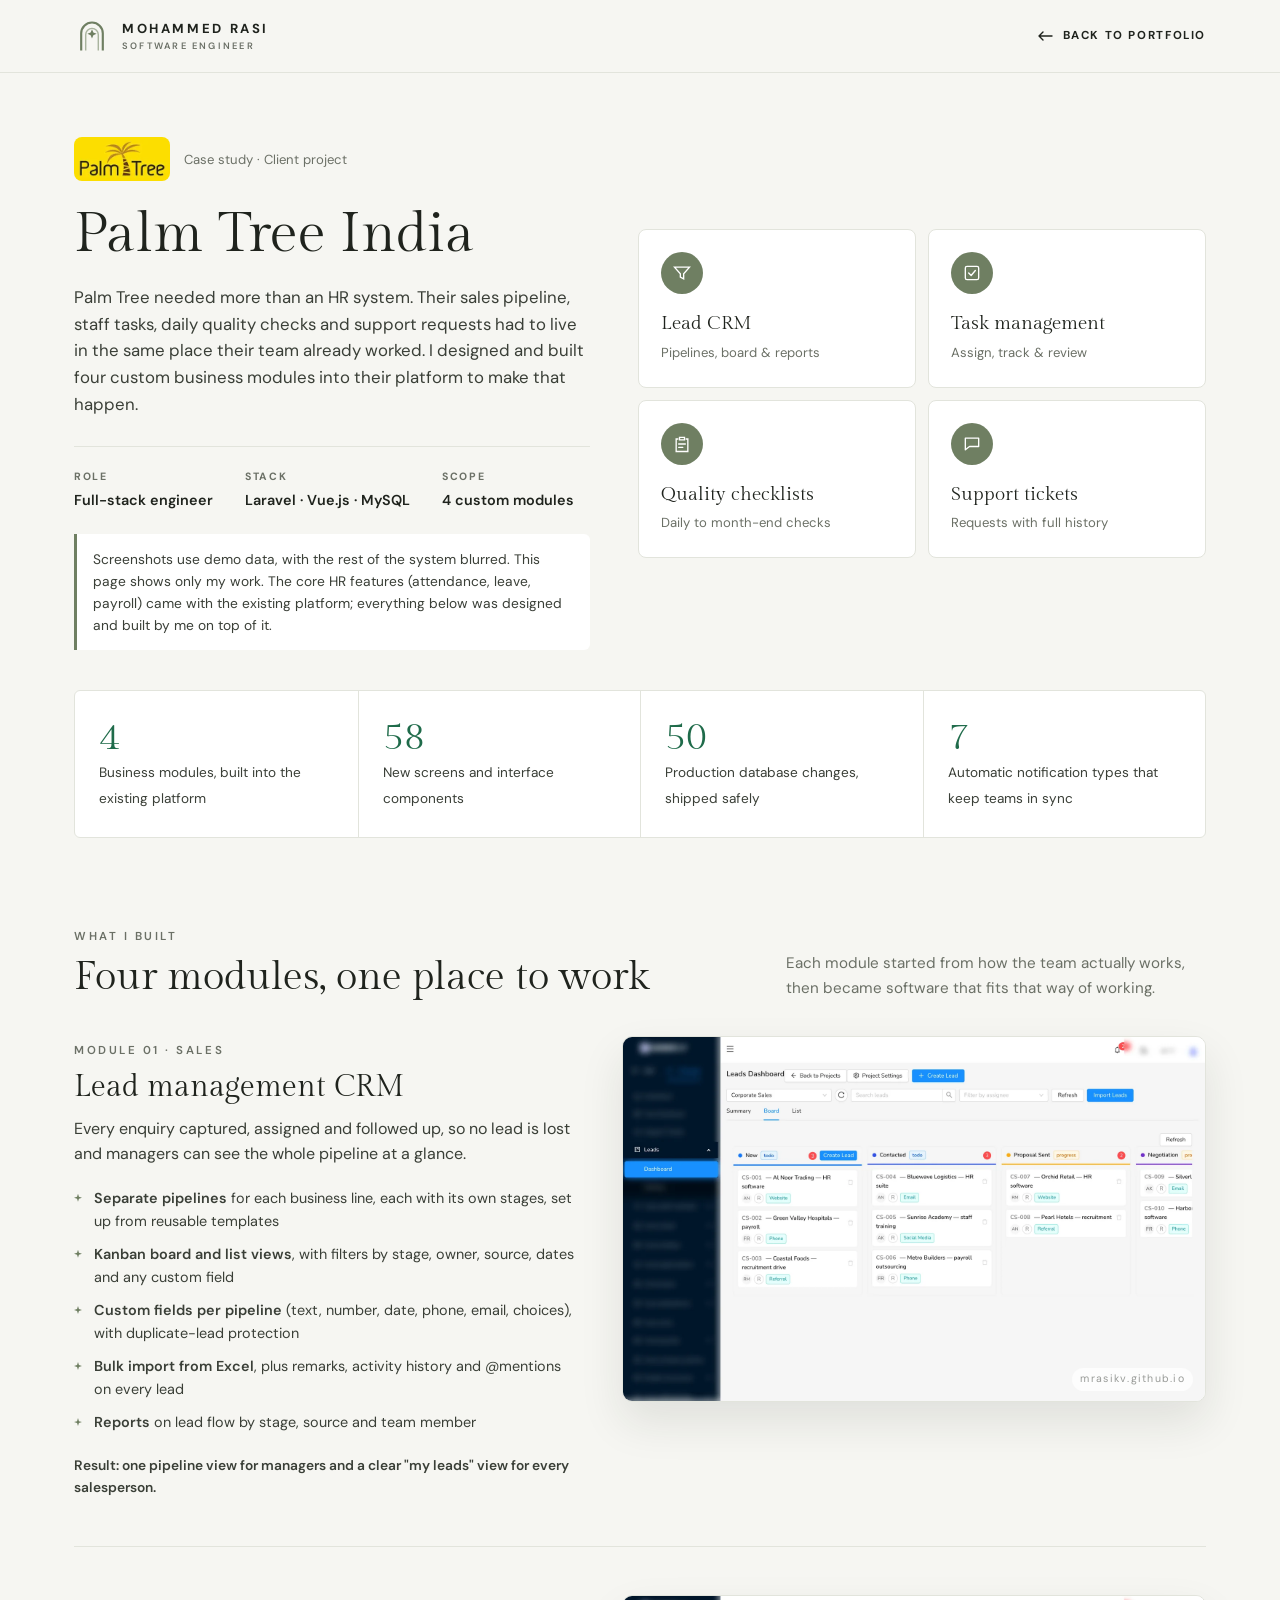
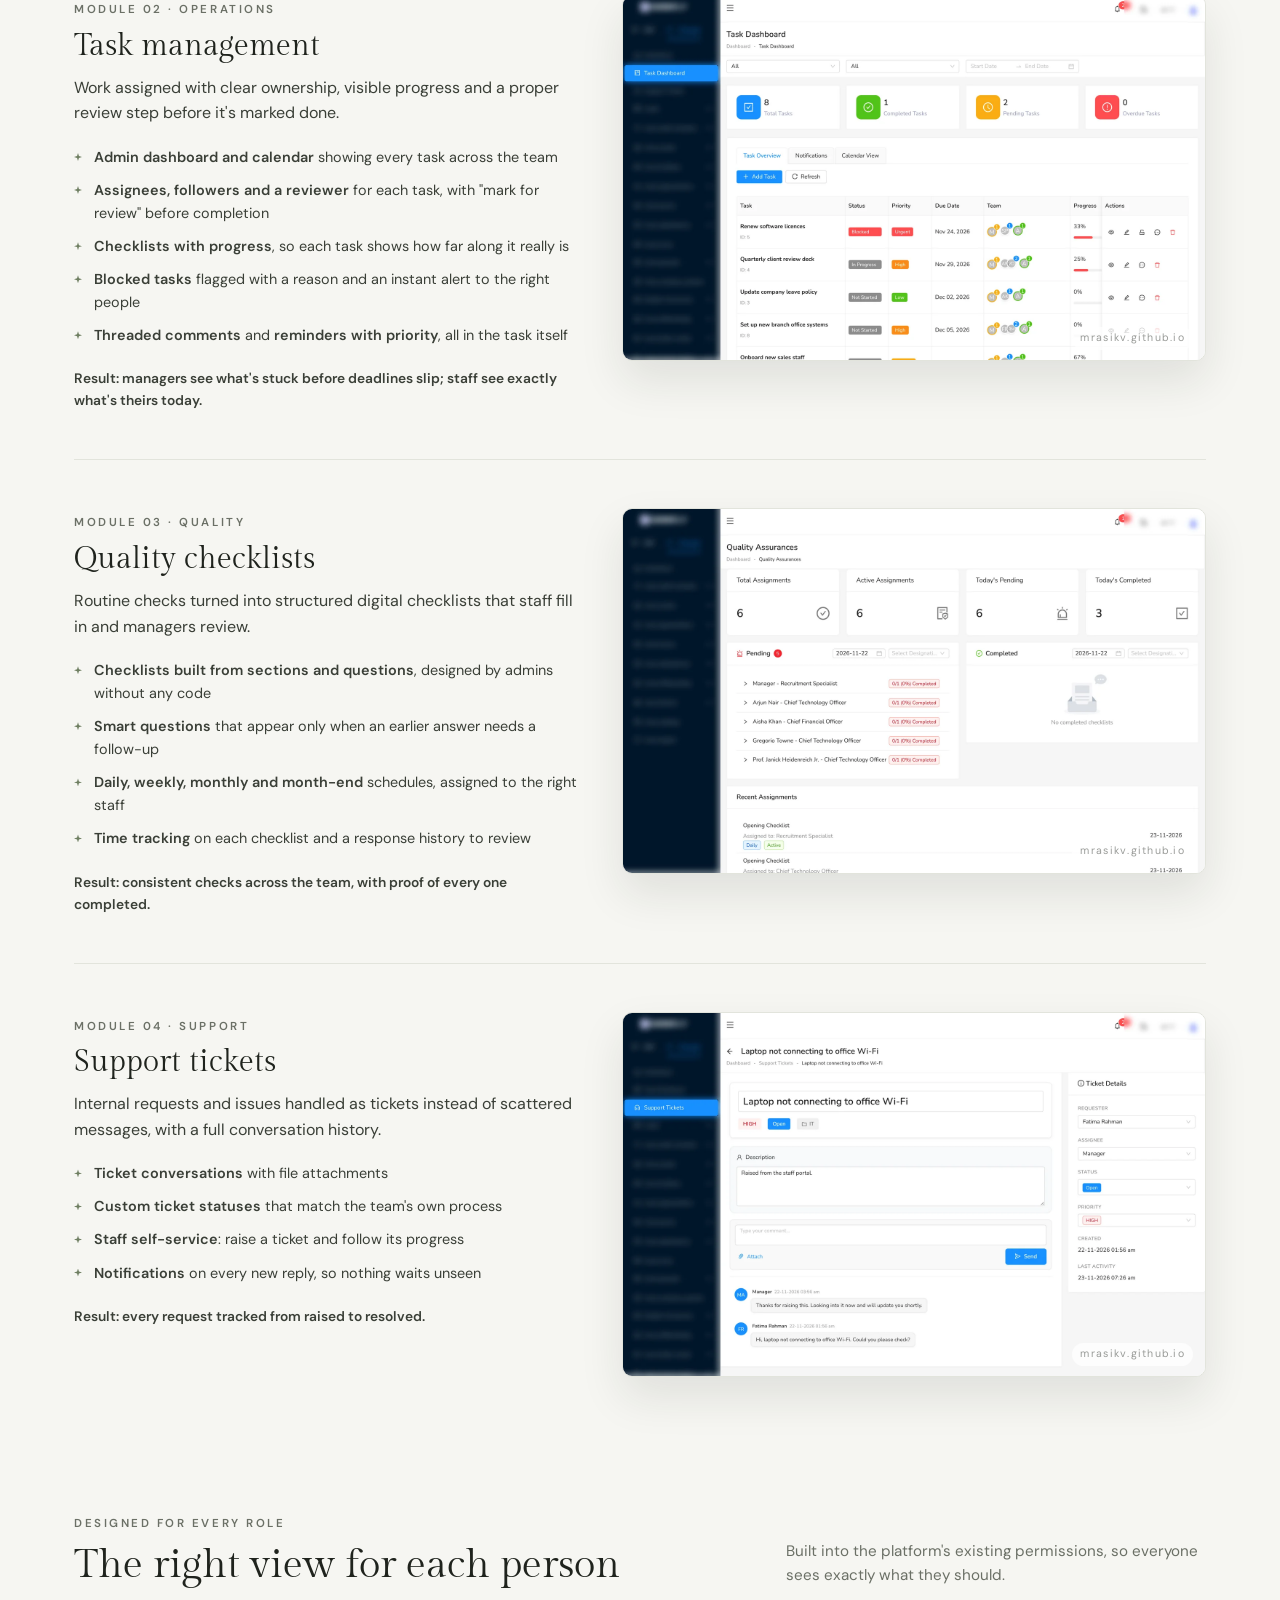
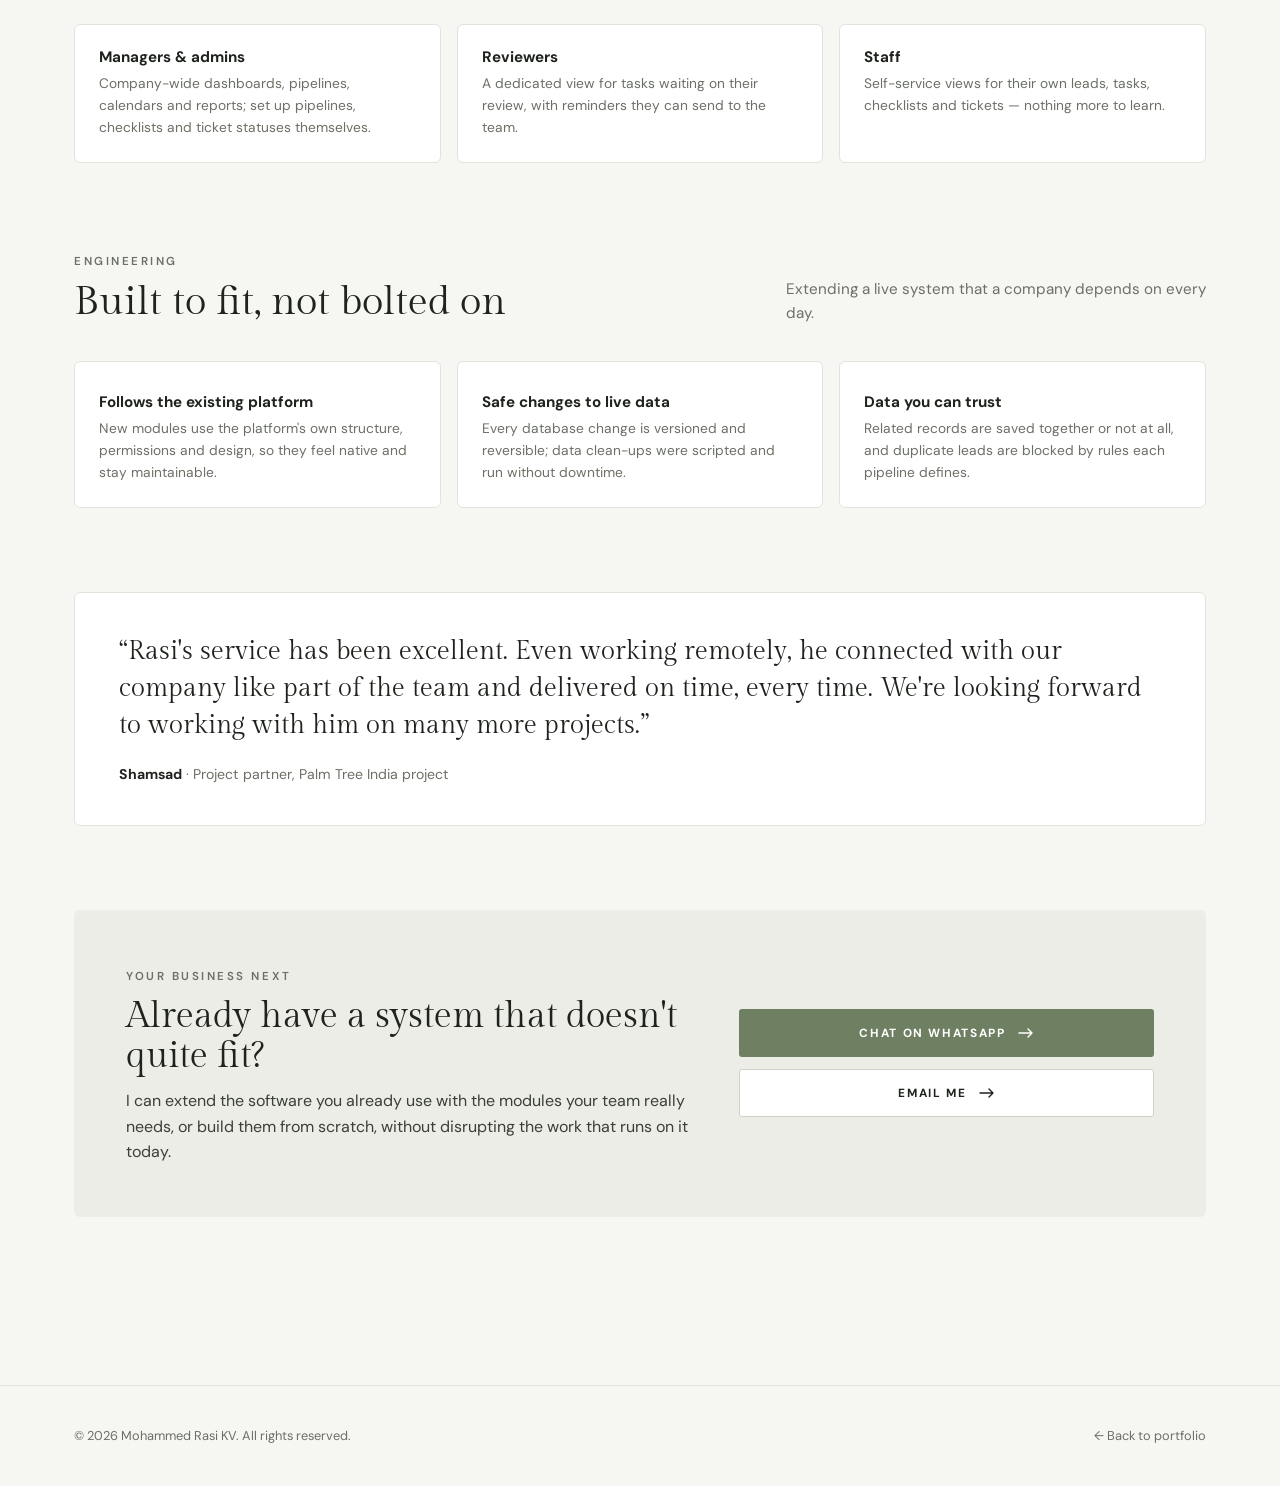
<file: palm-tree/index.html>
<!doctype html>
<html lang="en">
<head>
<meta charset="utf-8">
<meta name="viewport" content="width=device-width, initial-scale=1">
<title>Palm Tree India — Case Study · Mohammed Rasi KV</title>
<meta name="description" content="Custom business modules Mohammed Rasi KV designed and built for Palm Tree India: lead management CRM, task management, quality checklists and support tickets.">
<meta name="theme-color" content="#f6f6f2">
<meta property="og:title" content="Palm Tree India — Case Study">
<meta property="og:description" content="Four custom business modules built into a company's HR platform: CRM, tasks, quality checklists and support.">
<meta property="og:url" content="https://mrasikv.github.io/palm-tree/">
<meta property="og:image" content="https://mrasikv.github.io/assets/palm-tree/crm.webp">
<link rel="icon" href="../assets/logos/palmtree.png">
<link rel="preconnect" href="https://fonts.googleapis.com">
<link rel="preconnect" href="https://fonts.gstatic.com" crossorigin>
<link href="https://fonts.googleapis.com/css2?family=Gilda+Display&family=DM+Sans:opsz,wght@9..40,400;9..40,500;9..40,600;9..40,700&display=swap" rel="stylesheet">
<link rel="stylesheet" href="../assets/case.css">
<style>
  .app-id img.pt{width:96px;height:44px;border-radius:8px;object-fit:cover;background:#ffe100;box-shadow:none}
  .scope{margin-top:22px;padding:14px 16px;border-left:3px solid var(--sage);background:var(--surface);font-size:.86rem;color:#3a3f37;border-radius:0 6px 6px 0}
  .hero-modules{display:grid;grid-template-columns:1fr 1fr;gap:12px}
  .hm{background:var(--surface);border:1px solid var(--line);border-radius:8px;padding:22px}
  .hm .ic{width:42px;height:42px;border-radius:50%;background:var(--sage);color:#fff;display:grid;place-items:center;margin-bottom:14px}
  .hm .ic svg{width:20px;height:20px}
  .hm b{display:block;font-family:var(--serif);font-weight:400;font-size:1.2rem}
  .hm span{font-size:.82rem;color:var(--muted)}

  .module{display:grid;grid-template-columns:1fr 1.15fr;gap:40px;align-items:start;padding:48px 0;border-top:1px solid var(--line)}
  .module:first-of-type{border-top:0;padding-top:0}
  .module h3{font-size:1.9rem;margin:8px 0 12px}
  .module>div>p{color:#3a3f37}
  .caps{list-style:none;display:grid;gap:10px;margin-top:20px}
  .caps li{font-size:.9rem;color:#3a3f37;padding-left:20px;position:relative}
  .caps li::before{content:"";position:absolute;left:0;top:7px;width:8px;height:8px;background:var(--sage);clip-path:polygon(50% 0,62% 38%,100% 50%,62% 62%,50% 100%,38% 62%,0 50%,38% 38%)}
  .caps b{font-weight:600}
  .value{margin-top:20px;font-size:.86rem;color:var(--sage-dark);font-weight:600}
  /* Screenshots: protected, with watermark */
  .shot{position:relative;border-radius:10px;overflow:hidden;border:1px solid var(--line);box-shadow:0 20px 44px rgba(31,35,29,.1);background:var(--surface);user-select:none;-webkit-user-select:none}
  .shot img{width:100%;height:auto;pointer-events:none;-webkit-user-drag:none}
  .shot::after{content:"mrasikv.github.io";position:absolute;right:12px;bottom:10px;font-size:.66rem;letter-spacing:.12em;color:rgba(31,35,29,.45);background:rgba(255,255,255,.75);padding:3px 8px;border-radius:999px}
  .shot-empty{aspect-ratio:16/10;display:grid;place-items:center;background:linear-gradient(160deg,#eef0ea,#e3e7dc)}
  .shot-empty svg{width:64px;height:64px;color:var(--sage-line)}
  .roles{display:grid;grid-template-columns:repeat(3,1fr);gap:16px}
  .role{background:var(--surface);border:1px solid var(--line);border-radius:6px;padding:24px}
  .role h3{font-family:var(--sans);font-size:.95rem;font-weight:700;margin-bottom:6px}
  .role p{font-size:.86rem;color:var(--muted)}
  .quote{background:var(--surface);border:1px solid var(--line);border-radius:6px;padding:40px 44px}
  .quote blockquote{font-family:var(--serif);font-size:clamp(1.25rem,2.2vw,1.6rem);line-height:1.45}
  .quote figcaption{margin-top:18px;font-size:.88rem;color:var(--muted)}
  .quote figcaption b{color:var(--text)}
  @media (max-width:980px){
    .module{grid-template-columns:1fr;gap:24px}
    .roles{grid-template-columns:1fr}
  }
  @media (max-width:600px){
    .hero-modules{grid-template-columns:1fr 1fr;gap:10px}
    .hm{padding:16px}
    .quote{padding:28px 24px}
  }
</style>
</head>
<body>
<svg width="0" height="0" style="position:absolute" aria-hidden="true">
  <defs>
    <symbol id="arrow" viewBox="0 0 16 16"><path d="M1 8h13M10 4l4 4-4 4" fill="none" stroke="currentColor" stroke-width="1.4" stroke-linecap="round" stroke-linejoin="round"/></symbol>
    <symbol id="logo" viewBox="0 0 40 40">
      <path d="M8 36V17a12 12 0 0 1 24 0v19" fill="none" stroke="#6f7f62" stroke-width="2.4"/>
      <path d="M13 36V18.5a7 7 0 0 1 14 0V36" fill="none" stroke="#a9b49e" stroke-width="1.6"/>
      <path d="M20 12.5l1.5 3.6 3.6 1.5-3.6 1.5L20 22.7l-1.5-3.6-3.6-1.5 3.6-1.5z" fill="#6f7f62"/>
    </symbol>
    <symbol id="i-lead" viewBox="0 0 24 24" fill="none" stroke="currentColor" stroke-width="1.6" stroke-linecap="round"><path d="M3 5h18l-7 8v6l-4-2v-4z"/></symbol>
    <symbol id="i-task" viewBox="0 0 24 24" fill="none" stroke="currentColor" stroke-width="1.6" stroke-linecap="round" stroke-linejoin="round"><rect x="4" y="4" width="16" height="16" rx="2"/><path d="M8 12l3 3 5-6"/></symbol>
    <symbol id="i-qa" viewBox="0 0 24 24" fill="none" stroke="currentColor" stroke-width="1.6" stroke-linecap="round"><path d="M9 4h6v3H9zM7 6H5v15h14V6h-2M8 12h8M8 16h5"/></symbol>
    <symbol id="i-ticket" viewBox="0 0 24 24" fill="none" stroke="currentColor" stroke-width="1.6" stroke-linejoin="round"><path d="M4 5h16v10H9l-5 4z"/></symbol>
  </defs>
</svg>

<header>
  <nav class="wrap nav" aria-label="Main">
    <a href="../" class="logo" aria-label="Mohammed Rasi KV, home"><svg><use href="#logo"/></svg><span><b>MOHAMMED RASI</b><small>SOFTWARE ENGINEER</small></span></a>
    <a href="../#work" class="back"><svg><use href="#arrow"/></svg><span>Back to portfolio</span></a>
  </nav>
</header>

<main>
  <!-- HERO -->
  <section class="hero">
    <div class="wrap hero-grid">
      <div class="rv">
        <div class="app-id"><img class="pt" src="../assets/logos/palmtree.png" alt="Palm Tree logo" width="241" height="110"><span>Case study · Client project</span></div>
        <h1>Palm Tree India</h1>
        <p class="lead">Palm Tree needed more than an HR system. Their sales pipeline, staff tasks, daily quality checks and support requests had to live in the same place their team already worked. I designed and built four custom business modules into their platform to make that happen.</p>
        <dl class="meta">
          <div><dt>Role</dt><dd>Full-stack engineer</dd></div>
          <div><dt>Stack</dt><dd>Laravel · Vue.js · MySQL</dd></div>
          <div><dt>Scope</dt><dd>4 custom modules</dd></div>
        </dl>
        <p class="scope">Screenshots use demo data, with the rest of the system blurred. This page shows only my work. The core HR features (attendance, leave, payroll) came with the existing platform; everything below was designed and built by me on top of it.</p>
      </div>
      <div class="hero-modules rv">
        <a class="hm" href="#crm"><span class="ic"><svg><use href="#i-lead"/></svg></span><b>Lead CRM</b><span>Pipelines, board &amp; reports</span></a>
        <a class="hm" href="#tasks"><span class="ic"><svg><use href="#i-task"/></svg></span><b>Task management</b><span>Assign, track &amp; review</span></a>
        <a class="hm" href="#quality"><span class="ic"><svg><use href="#i-qa"/></svg></span><b>Quality checklists</b><span>Daily to month-end checks</span></a>
        <a class="hm" href="#support"><span class="ic"><svg><use href="#i-ticket"/></svg></span><b>Support tickets</b><span>Requests with full history</span></a>
      </div>
    </div>
  </section>

  <!-- STATS -->
  <div class="wrap">
    <div class="stats rv">
      <div class="stat"><b>4</b><span>Business modules, built into the existing platform</span></div>
      <div class="stat"><b>58</b><span>New screens and interface components</span></div>
      <div class="stat"><b>50</b><span>Production database changes, shipped safely</span></div>
      <div class="stat"><b>7</b><span>Automatic notification types that keep teams in sync</span></div>
    </div>
  </div>

  <!-- MODULES -->
  <section>
    <div class="wrap">
      <div class="head rv"><div><span class="eyebrow">What I built</span><h2>Four modules, one place to work</h2></div><p>Each module started from how the team actually works, then became software that fits that way of working.</p></div>

      <article class="module rv" id="crm">
        <div>
          <span class="eyebrow">Module 01 · Sales</span>
          <h3>Lead management CRM</h3>
          <p>Every enquiry captured, assigned and followed up, so no lead is lost and managers can see the whole pipeline at a glance.</p>
          <ul class="caps">
            <li><b>Separate pipelines</b> for each business line, each with its own stages, set up from reusable templates</li>
            <li><b>Kanban board and list views</b>, with filters by stage, owner, source, dates and any custom field</li>
            <li><b>Custom fields per pipeline</b> (text, number, date, phone, email, choices), with duplicate-lead protection</li>
            <li><b>Bulk import from Excel</b>, plus remarks, activity history and @mentions on every lead</li>
            <li><b>Reports</b> on lead flow by stage, source and team member</li>
          </ul>
          <p class="value">Result: one pipeline view for managers and a clear "my leads" view for every salesperson.</p>
        </div>
        <div class="shot" data-shot="crm"><img src="../assets/palm-tree/crm.webp" alt="Lead management board with pipeline stages and lead cards (demo data)" width="1600" height="1000" loading="lazy" draggable="false"></div>
      </article>

      <article class="module rv" id="tasks">
        <div>
          <span class="eyebrow">Module 02 · Operations</span>
          <h3>Task management</h3>
          <p>Work assigned with clear ownership, visible progress and a proper review step before it's marked done.</p>
          <ul class="caps">
            <li><b>Admin dashboard and calendar</b> showing every task across the team</li>
            <li><b>Assignees, followers and a reviewer</b> for each task, with "mark for review" before completion</li>
            <li><b>Checklists with progress</b>, so each task shows how far along it really is</li>
            <li><b>Blocked tasks</b> flagged with a reason and an instant alert to the right people</li>
            <li><b>Threaded comments</b> and <b>reminders with priority</b>, all in the task itself</li>
          </ul>
          <p class="value">Result: managers see what's stuck before deadlines slip; staff see exactly what's theirs today.</p>
        </div>
        <div class="shot" data-shot="tasks"><img src="../assets/palm-tree/tasks.webp" alt="Task dashboard with status, priority, team and progress (demo data)" width="1600" height="1000" loading="lazy" draggable="false"></div>
      </article>

      <article class="module rv" id="quality">
        <div>
          <span class="eyebrow">Module 03 · Quality</span>
          <h3>Quality checklists</h3>
          <p>Routine checks turned into structured digital checklists that staff fill in and managers review.</p>
          <ul class="caps">
            <li><b>Checklists built from sections and questions</b>, designed by admins without any code</li>
            <li><b>Smart questions</b> that appear only when an earlier answer needs a follow-up</li>
            <li><b>Daily, weekly, monthly and month-end</b> schedules, assigned to the right staff</li>
            <li><b>Time tracking</b> on each checklist and a response history to review</li>
          </ul>
          <p class="value">Result: consistent checks across the team, with proof of every one completed.</p>
        </div>
        <div class="shot" data-shot="quality"><img src="../assets/palm-tree/quality.webp" alt="Quality checklist dashboard with assignments and today's pending checks (demo data)" width="1600" height="1000" loading="lazy" draggable="false"></div>
      </article>

      <article class="module rv" id="support">
        <div>
          <span class="eyebrow">Module 04 · Support</span>
          <h3>Support tickets</h3>
          <p>Internal requests and issues handled as tickets instead of scattered messages, with a full conversation history.</p>
          <ul class="caps">
            <li><b>Ticket conversations</b> with file attachments</li>
            <li><b>Custom ticket statuses</b> that match the team's own process</li>
            <li><b>Staff self-service</b>: raise a ticket and follow its progress</li>
            <li><b>Notifications</b> on every new reply, so nothing waits unseen</li>
          </ul>
          <p class="value">Result: every request tracked from raised to resolved.</p>
        </div>
        <div class="shot" data-shot="support"><img src="../assets/palm-tree/support.webp" alt="Support ticket with conversation and ticket details (demo data)" width="1600" height="1000" loading="lazy" draggable="false"></div>
      </article>
    </div>
  </section>

  <!-- ROLES -->
  <section style="padding-top:0">
    <div class="wrap">
      <div class="head rv"><div><span class="eyebrow">Designed for every role</span><h2>The right view for each person</h2></div><p>Built into the platform's existing permissions, so everyone sees exactly what they should.</p></div>
      <div class="roles">
        <div class="role rv"><h3>Managers &amp; admins</h3><p>Company-wide dashboards, pipelines, calendars and reports; set up pipelines, checklists and ticket statuses themselves.</p></div>
        <div class="role rv"><h3>Reviewers</h3><p>A dedicated view for tasks waiting on their review, with reminders they can send to the team.</p></div>
        <div class="role rv"><h3>Staff</h3><p>Self-service views for their own leads, tasks, checklists and tickets — nothing more to learn.</p></div>
      </div>
    </div>
  </section>

  <!-- ENGINEERING -->
  <section style="padding-top:0">
    <div class="wrap">
      <div class="head rv"><div><span class="eyebrow">Engineering</span><h2>Built to fit, not bolted on</h2></div><p>Extending a live system that a company depends on every day.</p></div>
      <div class="quality">
        <div class="q rv"><h3>Follows the existing platform</h3><p>New modules use the platform's own structure, permissions and design, so they feel native and stay maintainable.</p></div>
        <div class="q rv"><h3>Safe changes to live data</h3><p>Every database change is versioned and reversible; data clean-ups were scripted and run without downtime.</p></div>
        <div class="q rv"><h3>Data you can trust</h3><p>Related records are saved together or not at all, and duplicate leads are blocked by rules each pipeline defines.</p></div>
      </div>
    </div>
  </section>

  <!-- TESTIMONIAL -->
  <section style="padding-top:0">
    <div class="wrap">
      <figure class="quote rv">
        <blockquote>“Rasi's service has been excellent. Even working remotely, he connected with our company like part of the team and delivered on time, every time. We're looking forward to working with him on many more projects.”</blockquote>
        <figcaption><b>Shamsad</b> · Project partner, Palm Tree India project</figcaption>
      </figure>
    </div>
  </section>

  <!-- CTA -->
  <section style="padding-top:0">
    <div class="wrap">
      <div class="cta rv">
        <div>
          <span class="eyebrow">Your business next</span>
          <h2>Already have a system that doesn't quite fit?</h2>
          <p>I can extend the software you already use with the modules your team really needs, or build them from scratch, without disrupting the work that runs on it today.</p>
        </div>
        <div class="actions">
          <a href="https://wa.me/971582255782" class="btn btn-solid">Chat on WhatsApp <svg><use href="#arrow"/></svg></a>
          <a href="mailto:kvmohammedrasi@gmail.com" class="btn btn-line">Email me <svg><use href="#arrow"/></svg></a>
        </div>
      </div>
    </div>
  </section>
</main>

<footer>
  <div class="wrap"><span>© <span id="yr">2026</span> Mohammed Rasi KV. All rights reserved.</span><a href="../">← Back to portfolio</a></div>
</footer>

<script>
  document.getElementById('yr').textContent = new Date().getFullYear();
  const io = new IntersectionObserver(es => es.forEach(e => { if (e.isIntersecting) { e.target.classList.add('in'); io.unobserve(e.target); } }), {threshold:.1});
  document.querySelectorAll('.rv').forEach(el => io.observe(el));
  // Screenshots are for viewing only: no right-click save or drag.
  document.querySelectorAll('.shot').forEach(s => { s.addEventListener('contextmenu', e => e.preventDefault()); s.addEventListener('dragstart', e => e.preventDefault()); });
</script>
</body>
</html>
</file>
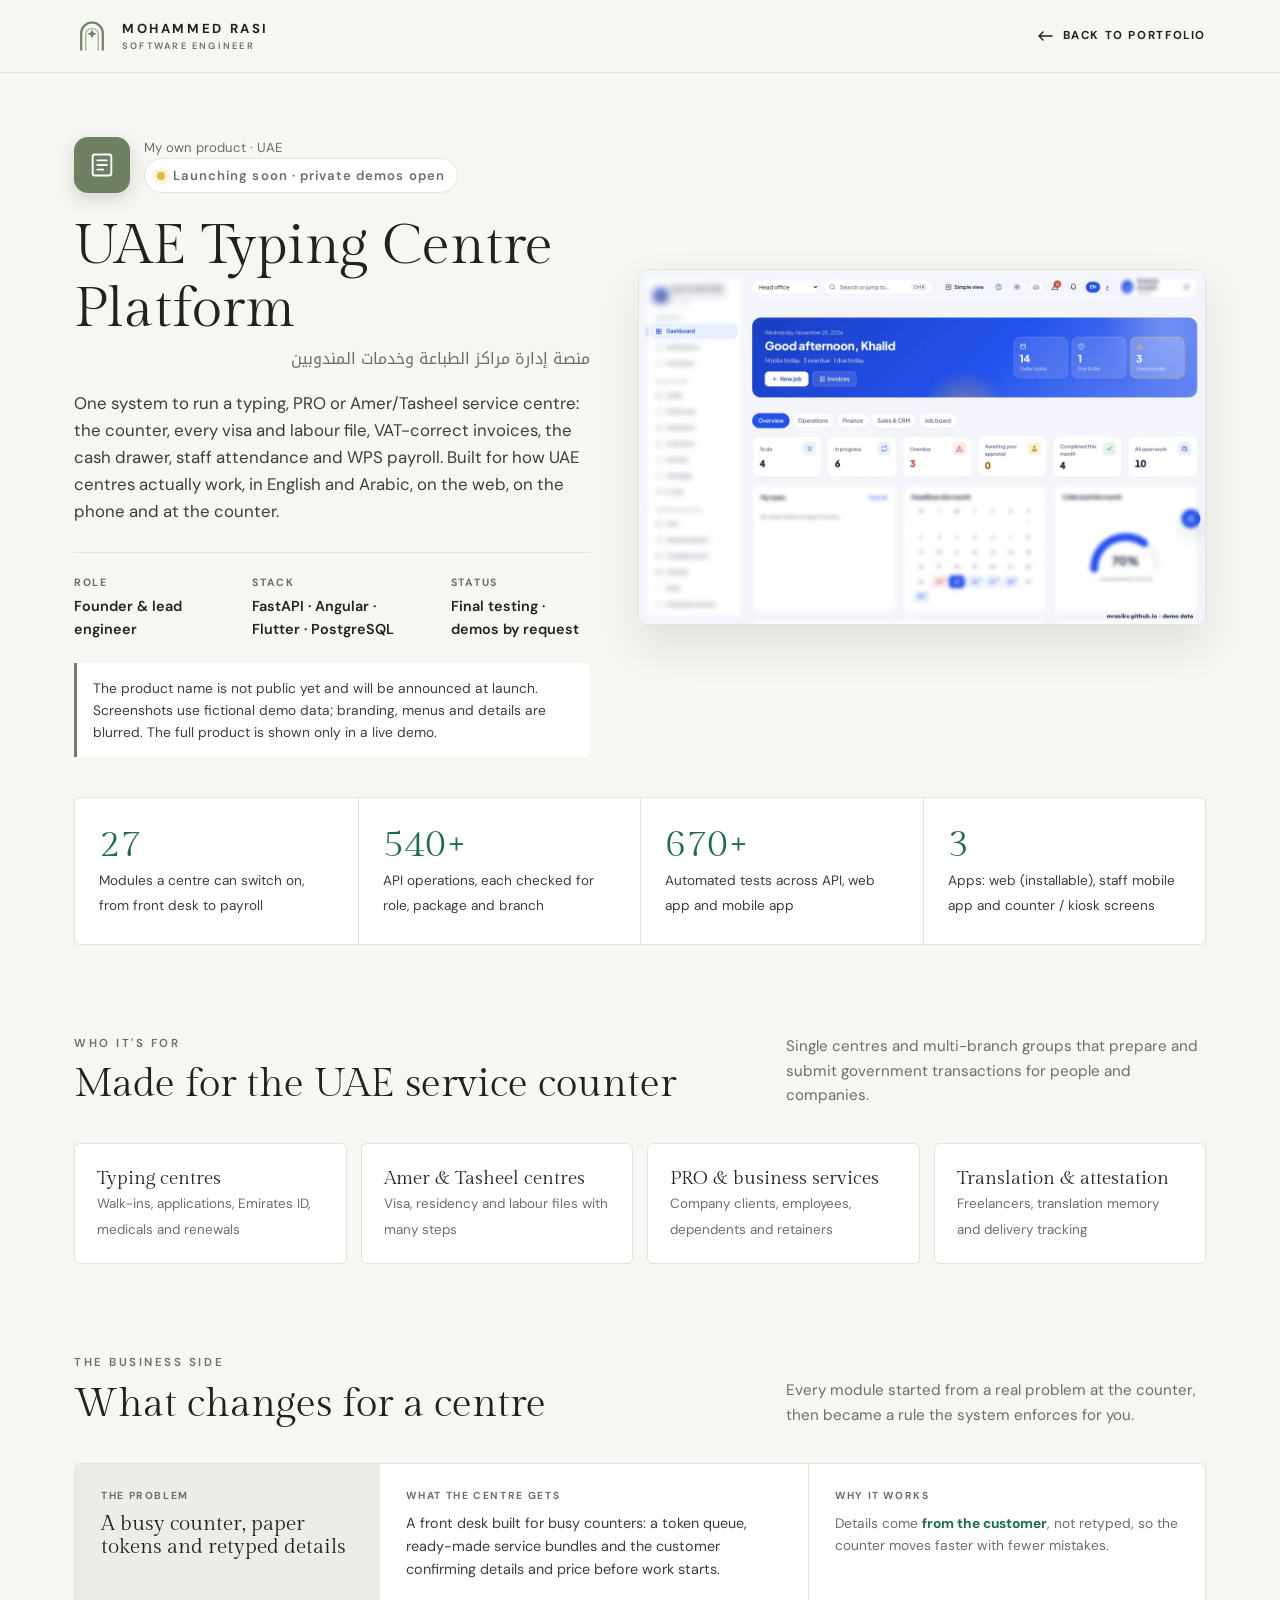
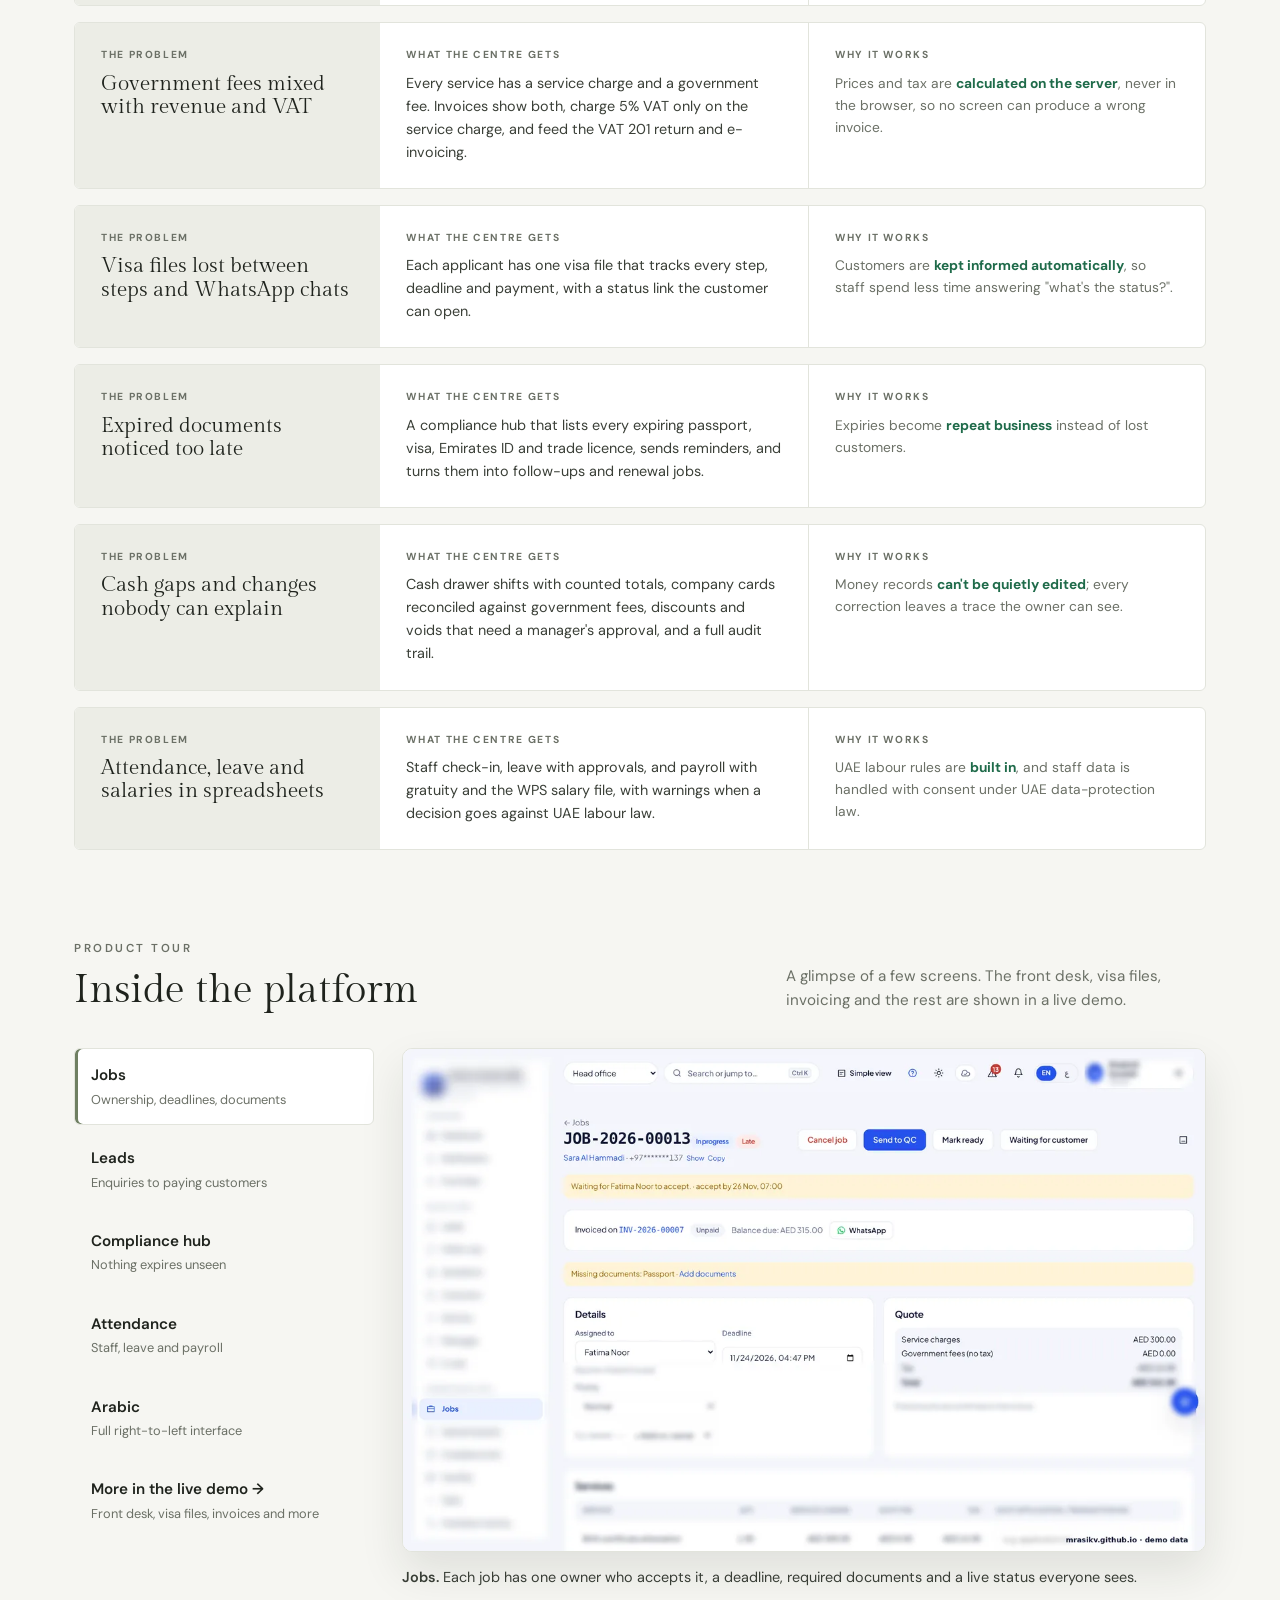
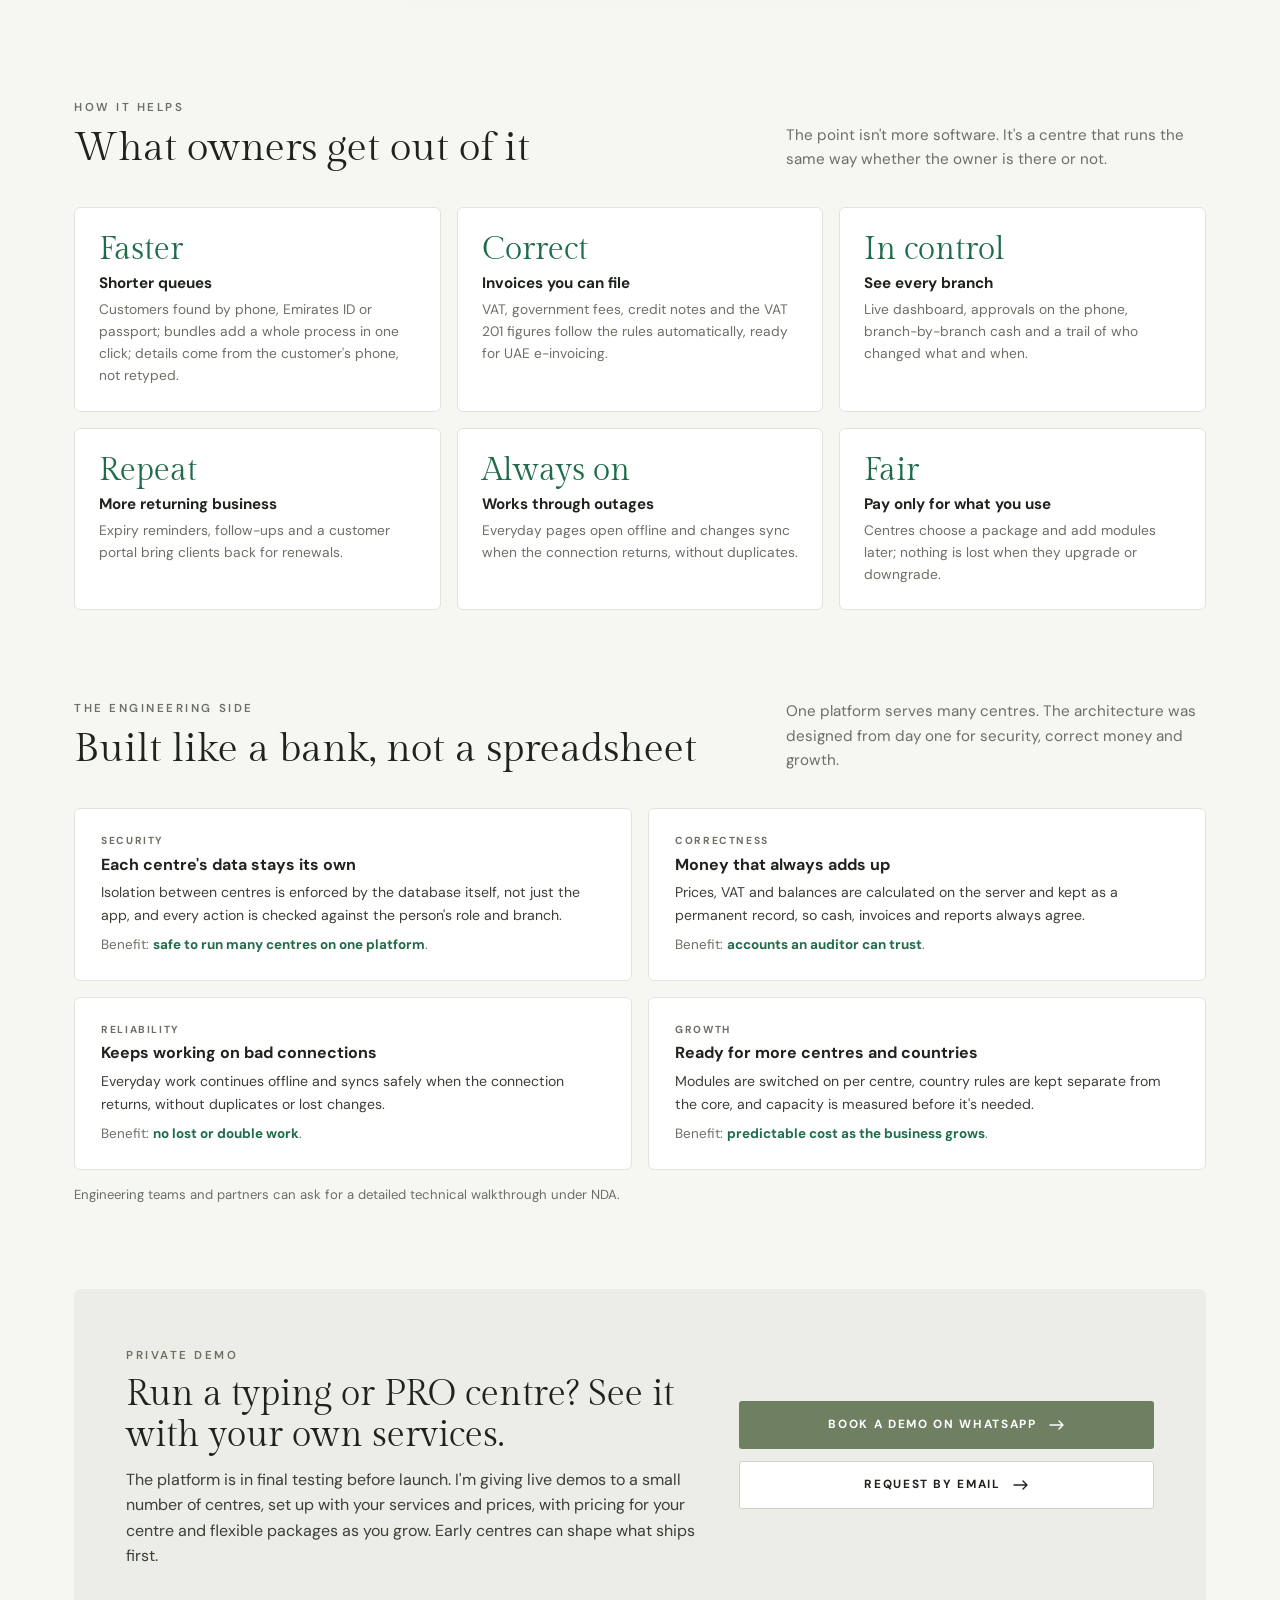
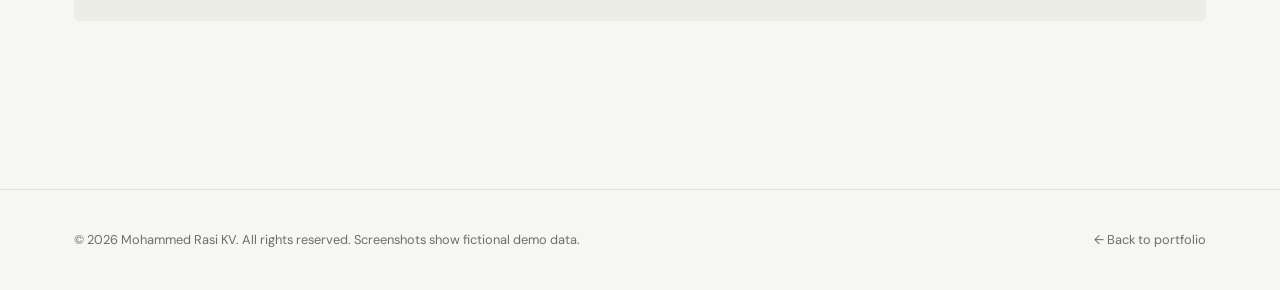
<file: typing-centre/index.html>
<!doctype html>
<html lang="en">
<head>
<meta charset="utf-8">
<meta name="viewport" content="width=device-width, initial-scale=1">
<title>UAE Typing Centre Platform — Product · Mohammed Rasi KV</title>
<meta name="description" content="A multi-tenant platform for UAE typing, PRO and Amer/Tasheel service centres: front desk, jobs, visa files, VAT invoicing, cash control, HR and WPS payroll, in English and Arabic. Designed and engineered by Mohammed Rasi KV. Private demos available.">
<meta name="theme-color" content="#f6f6f2">
<meta property="og:title" content="UAE Typing Centre Platform">
<meta property="og:description" content="Run a typing or PRO centre from one system: counter, visa files, VAT invoices, cash, staff and payroll. Private demos available.">
<meta property="og:url" content="https://mrasikv.github.io/typing-centre/">
<meta property="og:image" content="https://mrasikv.github.io/assets/uae-app/dashboard.webp">
<link rel="preconnect" href="https://fonts.googleapis.com">
<link rel="preconnect" href="https://fonts.gstatic.com" crossorigin>
<link href="https://fonts.googleapis.com/css2?family=Gilda+Display&family=DM+Sans:opsz,wght@9..40,400;9..40,500;9..40,600;9..40,700&family=Noto+Kufi+Arabic:wght@500&display=swap" rel="stylesheet">
<link rel="stylesheet" href="../assets/case.css">
<style>
  :root{--uae:#1f6b4a}
  .badge{display:inline-flex;align-items:center;gap:8px;font-size:.74rem;font-weight:600;letter-spacing:.08em;padding:6px 12px;border-radius:999px;background:var(--surface);border:1px solid var(--line)}
  .badge i{width:8px;height:8px;border-radius:50%;background:var(--gold);box-shadow:0 0 0 4px rgba(229,184,74,.2)}
  .app-id .mark{width:56px;height:56px;border-radius:14px;background:var(--sage);display:grid;place-items:center;color:#fff;box-shadow:0 6px 18px rgba(31,35,29,.16)}
  .app-id .mark svg{width:28px;height:28px}
  .ar{font-family:"Noto Kufi Arabic",var(--sans);font-size:1rem;color:var(--muted);margin-top:6px;direction:rtl}
  .scope{margin-top:22px;padding:14px 16px;border-left:3px solid var(--sage);background:var(--surface);font-size:.86rem;color:#3a3f37;border-radius:0 6px 6px 0}

  /* Screenshots: protected, with watermark */
  .shot{position:relative;border-radius:10px;overflow:hidden;border:1px solid var(--line);box-shadow:0 20px 44px rgba(31,35,29,.1);background:var(--surface);user-select:none;-webkit-user-select:none}
  .shot img{width:100%;height:auto;pointer-events:none;-webkit-user-drag:none}

  /* Audience */
  .who{display:grid;grid-template-columns:repeat(4,1fr);gap:14px}
  .who div{background:var(--surface);border:1px solid var(--line);border-radius:6px;padding:22px}
  .who b{display:block;font-family:var(--serif);font-weight:400;font-size:1.2rem;line-height:1.25}
  .who span{font-size:.84rem;color:var(--muted)}

  /* Product tour */
  .tour{display:grid;grid-template-columns:300px 1fr;gap:28px;align-items:start}
  .tabs{display:grid;gap:6px}
  .tab{all:unset;cursor:pointer;display:block;padding:14px 16px;border-radius:6px;border:1px solid transparent;transition:background .2s,border-color .2s}
  .tab b{display:block;font-size:.95rem;font-weight:600}
  .tab span{display:block;font-size:.8rem;color:var(--muted);margin-top:2px}
  .tab:hover{background:var(--surface)}
  .tab[aria-selected="true"]{background:var(--surface);border-color:var(--line);box-shadow:inset 3px 0 0 var(--sage)}
  .tab:focus-visible{outline:2px solid var(--sage);outline-offset:2px}
  .tour-view figcaption{margin-top:14px;font-size:.9rem;color:#3a3f37;min-height:3em}
  .tour-view figcaption b{font-weight:600}

  /* Outcomes */
  .q b{color:var(--uae)}

  .benefits{display:grid;grid-template-columns:repeat(2,1fr);gap:16px;margin-top:16px}
  .ben{background:var(--surface);border:1px solid var(--line);border-radius:6px;padding:24px 26px}
  .ben small{display:block;font-size:.64rem;font-weight:700;letter-spacing:.16em;text-transform:uppercase;color:var(--muted);margin-bottom:6px}
  .ben h3{font-family:var(--sans);font-size:1rem;font-weight:700;margin-bottom:8px}
  .ben p{font-size:.88rem;color:#3a3f37}
  .ben p+p{margin-top:8px;color:var(--muted);font-size:.84rem}
  .ben p+p b{color:var(--uae);font-weight:700}

  .pk-note{margin-top:14px;font-size:.82rem;color:var(--muted)}

  @media (max-width:980px){
    .who{grid-template-columns:1fr 1fr}
    .tour{grid-template-columns:1fr}
    .tabs{display:flex;overflow-x:auto;gap:8px;padding-bottom:6px;scrollbar-width:thin}
    .tab{flex:none;padding:10px 14px;background:var(--surface);border-color:var(--line)}
    .tab span{display:none}
    .tab[aria-selected="true"]{box-shadow:inset 0 -3px 0 var(--sage)}
    .benefits{grid-template-columns:1fr}
  }
  @media (max-width:600px){
    .who{grid-template-columns:1fr}
    .ben{padding:20px}
  }
</style>
</head>
<body>
<svg width="0" height="0" style="position:absolute" aria-hidden="true">
  <defs>
    <symbol id="arrow" viewBox="0 0 16 16"><path d="M1 8h13M10 4l4 4-4 4" fill="none" stroke="currentColor" stroke-width="1.4" stroke-linecap="round" stroke-linejoin="round"/></symbol>
    <symbol id="logo" viewBox="0 0 40 40">
      <path d="M8 36V17a12 12 0 0 1 24 0v19" fill="none" stroke="#6f7f62" stroke-width="2.4"/>
      <path d="M13 36V18.5a7 7 0 0 1 14 0V36" fill="none" stroke="#a9b49e" stroke-width="1.6"/>
      <path d="M20 12.5l1.5 3.6 3.6 1.5-3.6 1.5L20 22.7l-1.5-3.6-3.6-1.5 3.6-1.5z" fill="#6f7f62"/>
    </symbol>
    <symbol id="i-desk" viewBox="0 0 24 24" fill="none" stroke="currentColor" stroke-width="1.6" stroke-linecap="round" stroke-linejoin="round"><rect x="4" y="3" width="16" height="18" rx="2"/><path d="M8 8h8M8 12h8M8 16h5"/></symbol>
  </defs>
</svg>

<header>
  <nav class="wrap nav" aria-label="Main">
    <a href="../" class="logo" aria-label="Mohammed Rasi KV, home"><svg><use href="#logo"/></svg><span><b>MOHAMMED RASI</b><small>SOFTWARE ENGINEER</small></span></a>
    <a href="../#work" class="back"><svg><use href="#arrow"/></svg><span>Back to portfolio</span></a>
  </nav>
</header>

<main>
  <!-- HERO -->
  <section class="hero">
    <div class="wrap hero-grid">
      <div class="rv">
        <div class="app-id"><span class="mark"><svg><use href="#i-desk"/></svg></span><span>My own product · UAE<br><span class="badge"><i></i>Launching soon · private demos open</span></span></div>
        <h1>UAE Typing Centre Platform</h1>
        <p class="ar">منصة إدارة مراكز الطباعة وخدمات المندوبين</p>
        <p class="lead">One system to run a typing, PRO or Amer/Tasheel service centre: the counter, every visa and labour file, VAT-correct invoices, the cash drawer, staff attendance and WPS payroll. Built for how UAE centres actually work, in English and Arabic, on the web, on the phone and at the counter.</p>
        <dl class="meta">
          <div><dt>Role</dt><dd>Founder &amp; lead engineer</dd></div>
          <div><dt>Stack</dt><dd>FastAPI · Angular · Flutter · PostgreSQL</dd></div>
          <div><dt>Status</dt><dd>Final testing · demos by request</dd></div>
        </dl>
        <p class="scope">The product name is not public yet and will be announced at launch. Screenshots use fictional demo data; branding, menus and details are blurred. The full product is shown only in a live demo.</p>
      </div>
      <div class="shot hero-art rv"><img src="../assets/uae-app/dashboard.webp" alt="Centre dashboard with today's jobs, overdue work and deadlines (demo data)" width="1200" height="750" draggable="false"></div>
    </div>
  </section>

  <!-- STATS -->
  <div class="wrap">
    <div class="stats rv">
      <div class="stat"><b>27</b><span>Modules a centre can switch on, from front desk to payroll</span></div>
      <div class="stat"><b>540+</b><span>API operations, each checked for role, package and branch</span></div>
      <div class="stat"><b>670+</b><span>Automated tests across API, web app and mobile app</span></div>
      <div class="stat"><b>3</b><span>Apps: web (installable), staff mobile app and counter / kiosk screens</span></div>
    </div>
  </div>

  <!-- WHO IT'S FOR -->
  <section>
    <div class="wrap">
      <div class="head rv"><div><span class="eyebrow">Who it's for</span><h2>Made for the UAE service counter</h2></div><p>Single centres and multi-branch groups that prepare and submit government transactions for people and companies.</p></div>
      <div class="who rv">
        <div><b>Typing centres</b><span>Walk-ins, applications, Emirates ID, medicals and renewals</span></div>
        <div><b>Amer &amp; Tasheel centres</b><span>Visa, residency and labour files with many steps</span></div>
        <div><b>PRO &amp; business services</b><span>Company clients, employees, dependents and retainers</span></div>
        <div><b>Translation &amp; attestation</b><span>Freelancers, translation memory and delivery tracking</span></div>
      </div>
    </div>
  </section>

  <!-- BUSINESS: problem → solution -->
  <section style="padding-top:0">
    <div class="wrap">
      <div class="head rv"><div><span class="eyebrow">The business side</span><h2>What changes for a centre</h2></div><p>Every module started from a real problem at the counter, then became a rule the system enforces for you.</p></div>
      <div class="rs">
        <div class="rs-row rv">
          <div class="rs-need"><small>The problem</small><h3>A busy counter, paper tokens and retyped details</h3></div>
          <div><small>What the centre gets</small><p>A front desk built for busy counters: a token queue, ready-made service bundles and the customer confirming details and price before work starts.</p></div>
          <div class="rs-eng"><small>Why it works</small><p>Details come <b>from the customer</b>, not retyped, so the counter moves faster with fewer mistakes.</p></div>
        </div>
        <div class="rs-row rv">
          <div class="rs-need"><small>The problem</small><h3>Government fees mixed with revenue and VAT</h3></div>
          <div><small>What the centre gets</small><p>Every service has a service charge and a government fee. Invoices show both, charge 5% VAT only on the service charge, and feed the VAT 201 return and e-invoicing.</p></div>
          <div class="rs-eng"><small>Why it works</small><p>Prices and tax are <b>calculated on the server</b>, never in the browser, so no screen can produce a wrong invoice.</p></div>
        </div>
        <div class="rs-row rv">
          <div class="rs-need"><small>The problem</small><h3>Visa files lost between steps and WhatsApp chats</h3></div>
          <div><small>What the centre gets</small><p>Each applicant has one visa file that tracks every step, deadline and payment, with a status link the customer can open.</p></div>
          <div class="rs-eng"><small>Why it works</small><p>Customers are <b>kept informed automatically</b>, so staff spend less time answering "what's the status?".</p></div>
        </div>
        <div class="rs-row rv">
          <div class="rs-need"><small>The problem</small><h3>Expired documents noticed too late</h3></div>
          <div><small>What the centre gets</small><p>A compliance hub that lists every expiring passport, visa, Emirates ID and trade licence, sends reminders, and turns them into follow-ups and renewal jobs.</p></div>
          <div class="rs-eng"><small>Why it works</small><p>Expiries become <b>repeat business</b> instead of lost customers.</p></div>
        </div>
        <div class="rs-row rv">
          <div class="rs-need"><small>The problem</small><h3>Cash gaps and changes nobody can explain</h3></div>
          <div><small>What the centre gets</small><p>Cash drawer shifts with counted totals, company cards reconciled against government fees, discounts and voids that need a manager's approval, and a full audit trail.</p></div>
          <div class="rs-eng"><small>Why it works</small><p>Money records <b>can't be quietly edited</b>; every correction leaves a trace the owner can see.</p></div>
        </div>
        <div class="rs-row rv">
          <div class="rs-need"><small>The problem</small><h3>Attendance, leave and salaries in spreadsheets</h3></div>
          <div><small>What the centre gets</small><p>Staff check-in, leave with approvals, and payroll with gratuity and the WPS salary file, with warnings when a decision goes against UAE labour law.</p></div>
          <div class="rs-eng"><small>Why it works</small><p>UAE labour rules are <b>built in</b>, and staff data is handled with consent under UAE data-protection law.</p></div>
        </div>
      </div>
    </div>
  </section>

  <!-- PRODUCT TOUR -->
  <section style="padding-top:0" id="tour">
    <div class="wrap">
      <div class="head rv"><div><span class="eyebrow">Product tour</span><h2>Inside the platform</h2></div><p>A glimpse of a few screens. The front desk, visa files, invoicing and the rest are shown in a live demo.</p></div>
      <div class="tour rv">
        <div class="tabs" role="tablist" aria-label="Screens">
          <button class="tab" role="tab" aria-selected="true" data-i="0"><b>Jobs</b><span>Ownership, deadlines, documents</span></button>
          <button class="tab" role="tab" aria-selected="false" data-i="1"><b>Leads</b><span>Enquiries to paying customers</span></button>
          <button class="tab" role="tab" aria-selected="false" data-i="2"><b>Compliance hub</b><span>Nothing expires unseen</span></button>
          <button class="tab" role="tab" aria-selected="false" data-i="3"><b>Attendance</b><span>Staff, leave and payroll</span></button>
          <button class="tab" role="tab" aria-selected="false" data-i="4"><b>Arabic</b><span>Full right-to-left interface</span></button>
          <a class="tab" href="#demo"><b>More in the live demo →</b><span>Front desk, visa files, invoices and more</span></a>
        </div>
        <figure class="tour-view" role="tabpanel" aria-live="polite">
          <div class="shot"><img id="tour-img" src="../assets/uae-app/job.webp" alt="" width="1200" height="750" draggable="false"></div>
          <figcaption id="tour-cap"></figcaption>
        </figure>
      </div>
    </div>
  </section>

  <!-- OUTCOMES -->
  <section style="padding-top:0">
    <div class="wrap">
      <div class="head rv"><div><span class="eyebrow">How it helps</span><h2>What owners get out of it</h2></div><p>The point isn't more software. It's a centre that runs the same way whether the owner is there or not.</p></div>
      <div class="quality">
        <div class="q rv"><b>Faster</b><h3>Shorter queues</h3><p>Customers found by phone, Emirates ID or passport; bundles add a whole process in one click; details come from the customer's phone, not retyped.</p></div>
        <div class="q rv"><b>Correct</b><h3>Invoices you can file</h3><p>VAT, government fees, credit notes and the VAT 201 figures follow the rules automatically, ready for UAE e-invoicing.</p></div>
        <div class="q rv"><b>In control</b><h3>See every branch</h3><p>Live dashboard, approvals on the phone, branch-by-branch cash and a trail of who changed what and when.</p></div>
        <div class="q rv"><b>Repeat</b><h3>More returning business</h3><p>Expiry reminders, follow-ups and a customer portal bring clients back for renewals.</p></div>
        <div class="q rv"><b>Always on</b><h3>Works through outages</h3><p>Everyday pages open offline and changes sync when the connection returns, without duplicates.</p></div>
        <div class="q rv"><b>Fair</b><h3>Pay only for what you use</h3><p>Centres choose a package and add modules later; nothing is lost when they upgrade or downgrade.</p></div>
      </div>
    </div>
  </section>

  <!-- ENGINEERING -->
  <section style="padding-top:0" id="engineering">
    <div class="wrap">
      <div class="head rv"><div><span class="eyebrow">The engineering side</span><h2>Built like a bank, not a spreadsheet</h2></div><p>One platform serves many centres. The architecture was designed from day one for security, correct money and growth.</p></div>
      <div class="benefits">
        <div class="ben rv"><small>Security</small><h3>Each centre's data stays its own</h3><p>Isolation between centres is enforced by the database itself, not just the app, and every action is checked against the person's role and branch.</p><p>Benefit: <b>safe to run many centres on one platform</b>.</p></div>
        <div class="ben rv"><small>Correctness</small><h3>Money that always adds up</h3><p>Prices, VAT and balances are calculated on the server and kept as a permanent record, so cash, invoices and reports always agree.</p><p>Benefit: <b>accounts an auditor can trust</b>.</p></div>
        <div class="ben rv"><small>Reliability</small><h3>Keeps working on bad connections</h3><p>Everyday work continues offline and syncs safely when the connection returns, without duplicates or lost changes.</p><p>Benefit: <b>no lost or double work</b>.</p></div>
        <div class="ben rv"><small>Growth</small><h3>Ready for more centres and countries</h3><p>Modules are switched on per centre, country rules are kept separate from the core, and capacity is measured before it's needed.</p><p>Benefit: <b>predictable cost as the business grows</b>.</p></div>
      </div>
      <p class="pk-note rv">Engineering teams and partners can ask for a detailed technical walkthrough under NDA.</p>
    </div>
  </section>

  <!-- CTA -->
  <section style="padding-top:0" id="demo">
    <div class="wrap">
      <div class="cta rv">
        <div>
          <span class="eyebrow">Private demo</span>
          <h2>Run a typing or PRO centre? See it with your own services.</h2>
          <p>The platform is in final testing before launch. I'm giving live demos to a small number of centres, set up with your services and prices, with pricing for your centre and flexible packages as you grow. Early centres can shape what ships first.</p>
        </div>
        <div class="actions">
          <a href="https://wa.me/971582255782?text=Hi%20Rasi%2C%20I%27d%20like%20a%20demo%20of%20the%20typing%20centre%20platform." class="btn btn-solid">Book a demo on WhatsApp <svg><use href="#arrow"/></svg></a>
          <a href="mailto:kvmohammedrasi@gmail.com?subject=Typing%20centre%20platform%20demo" class="btn btn-line">Request by email <svg><use href="#arrow"/></svg></a>
        </div>
      </div>
    </div>
  </section>
</main>

<footer>
  <div class="wrap"><span>© <span id="yr">2026</span> Mohammed Rasi KV. All rights reserved. Screenshots show fictional demo data.</span><a href="../">← Back to portfolio</a></div>
</footer>

<script>
  document.getElementById('yr').textContent = new Date().getFullYear();
  const io = new IntersectionObserver(es => es.forEach(e => { if (e.isIntersecting) { e.target.classList.add('in'); io.unobserve(e.target); } }), {threshold:.1});
  document.querySelectorAll('.rv').forEach(el => io.observe(el));

  const TOUR = [
    ['job','Jobs','Each job has one owner who accepts it, a deadline, required documents and a live status everyone sees.'],
    ['leads','Leads','Enquiries from WhatsApp, walk-ins and referrals move across a board until they become paying customers.'],
    ['compliance','Compliance hub','Every expiring document in one place, so renewals are never missed.'],
    ['attendance','Attendance','Monthly attendance with late, leave and holiday marks feeding payroll.'],
    ['arabic','Arabic','The whole interface switches to Arabic with a right-to-left layout; each person chooses their own language.']
  ];
  const img = document.getElementById('tour-img'), cap = document.getElementById('tour-cap'), tabs = [...document.querySelectorAll('.tab')];
  function show(i){
    const [f,t,d] = TOUR[i];
    img.src = '../assets/uae-app/' + f + '.webp'; img.alt = t + ' screen (demo data)';
    cap.innerHTML = '<b>' + t + '.</b> ' + d;
    tabs.forEach((b,k) => { b.setAttribute('aria-selected', k===i); b.tabIndex = k===i ? 0 : -1; });
  }
  tabs.forEach((b,i) => { b.addEventListener('click', () => show(i)); b.addEventListener('keydown', e => {
    if (e.key==='ArrowDown'||e.key==='ArrowRight'){ e.preventDefault(); const n=(i+1)%tabs.length; tabs[n].focus(); show(n); }
    if (e.key==='ArrowUp'||e.key==='ArrowLeft'){ e.preventDefault(); const n=(i-1+tabs.length)%tabs.length; tabs[n].focus(); show(n); }
  }); });
  show(0);
  TOUR.forEach(([f]) => { const p = new Image(); p.src = '../assets/uae-app/' + f + '.webp'; });
  // Screenshots are for viewing only: no right-click save or drag.
  document.querySelectorAll('.shot').forEach(s => { s.addEventListener('contextmenu', e => e.preventDefault()); s.addEventListener('dragstart', e => e.preventDefault()); });
</script>
</body>
</html>
</file>
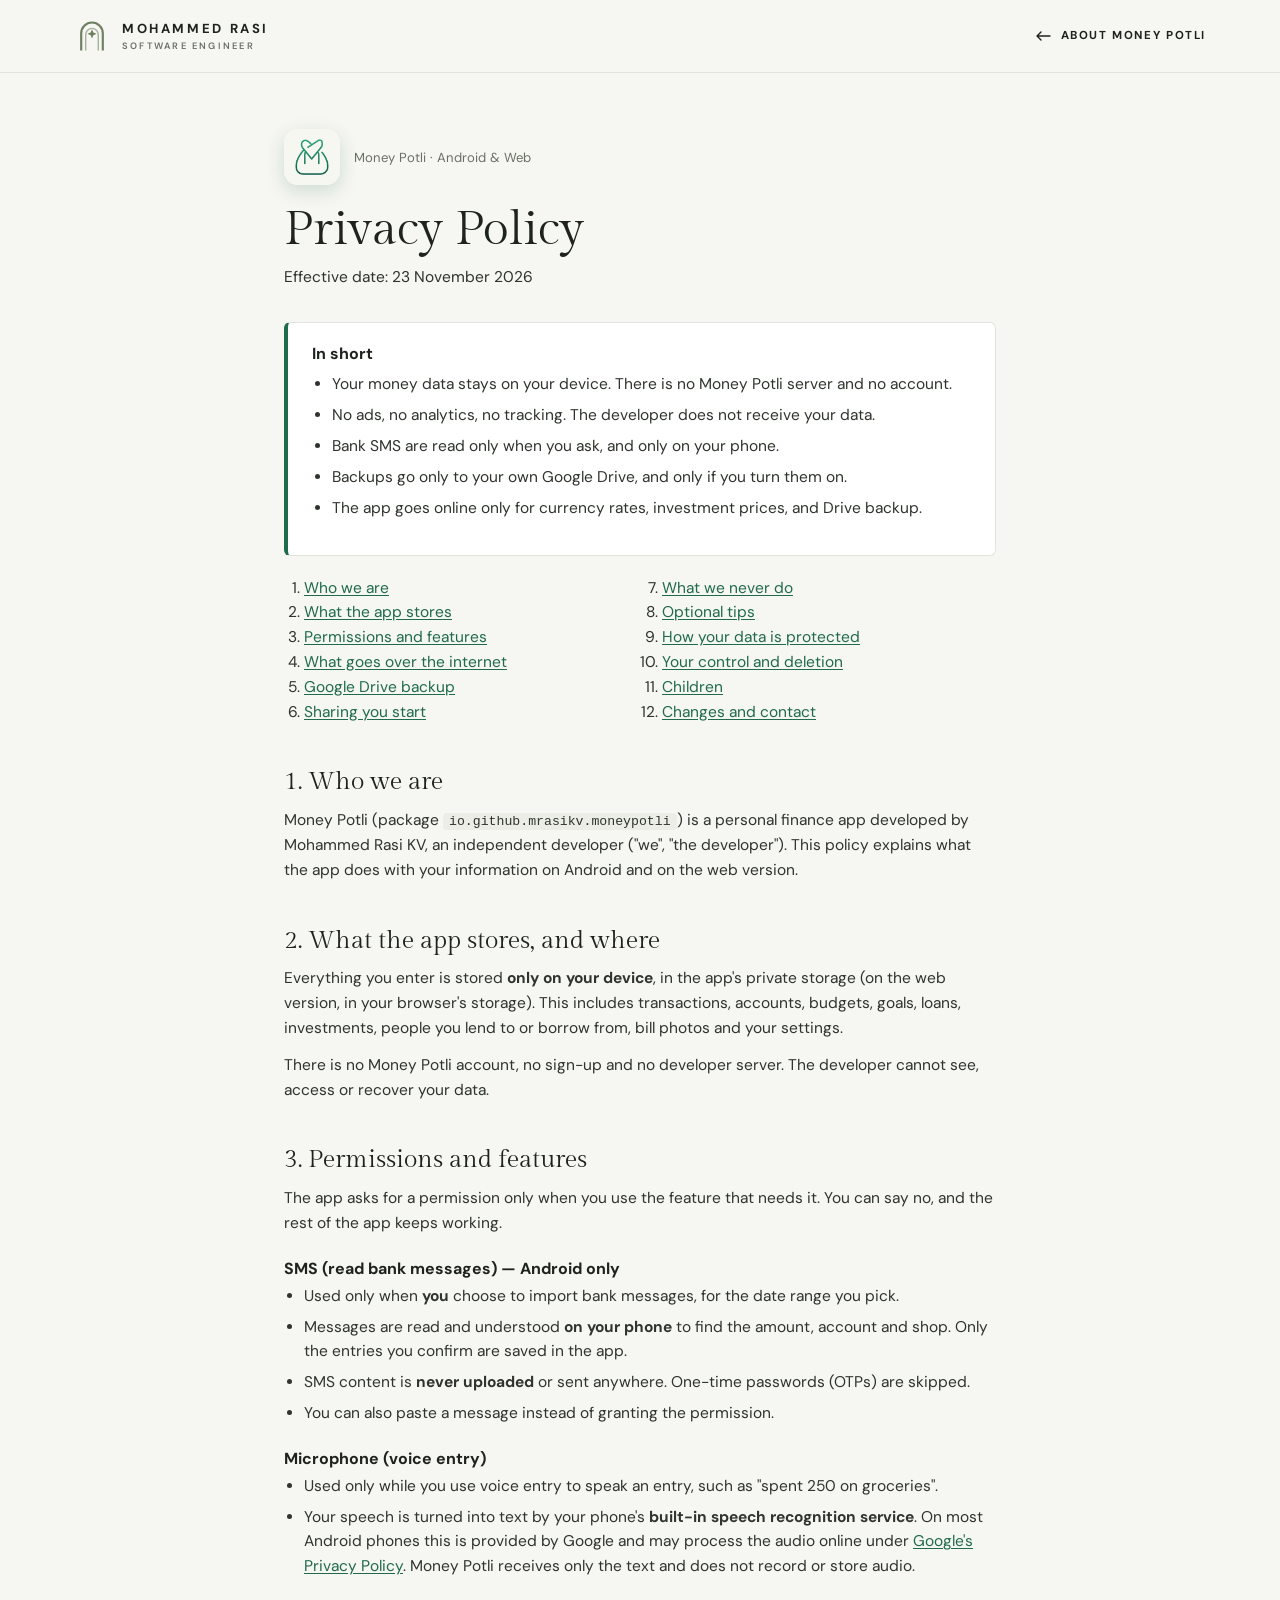
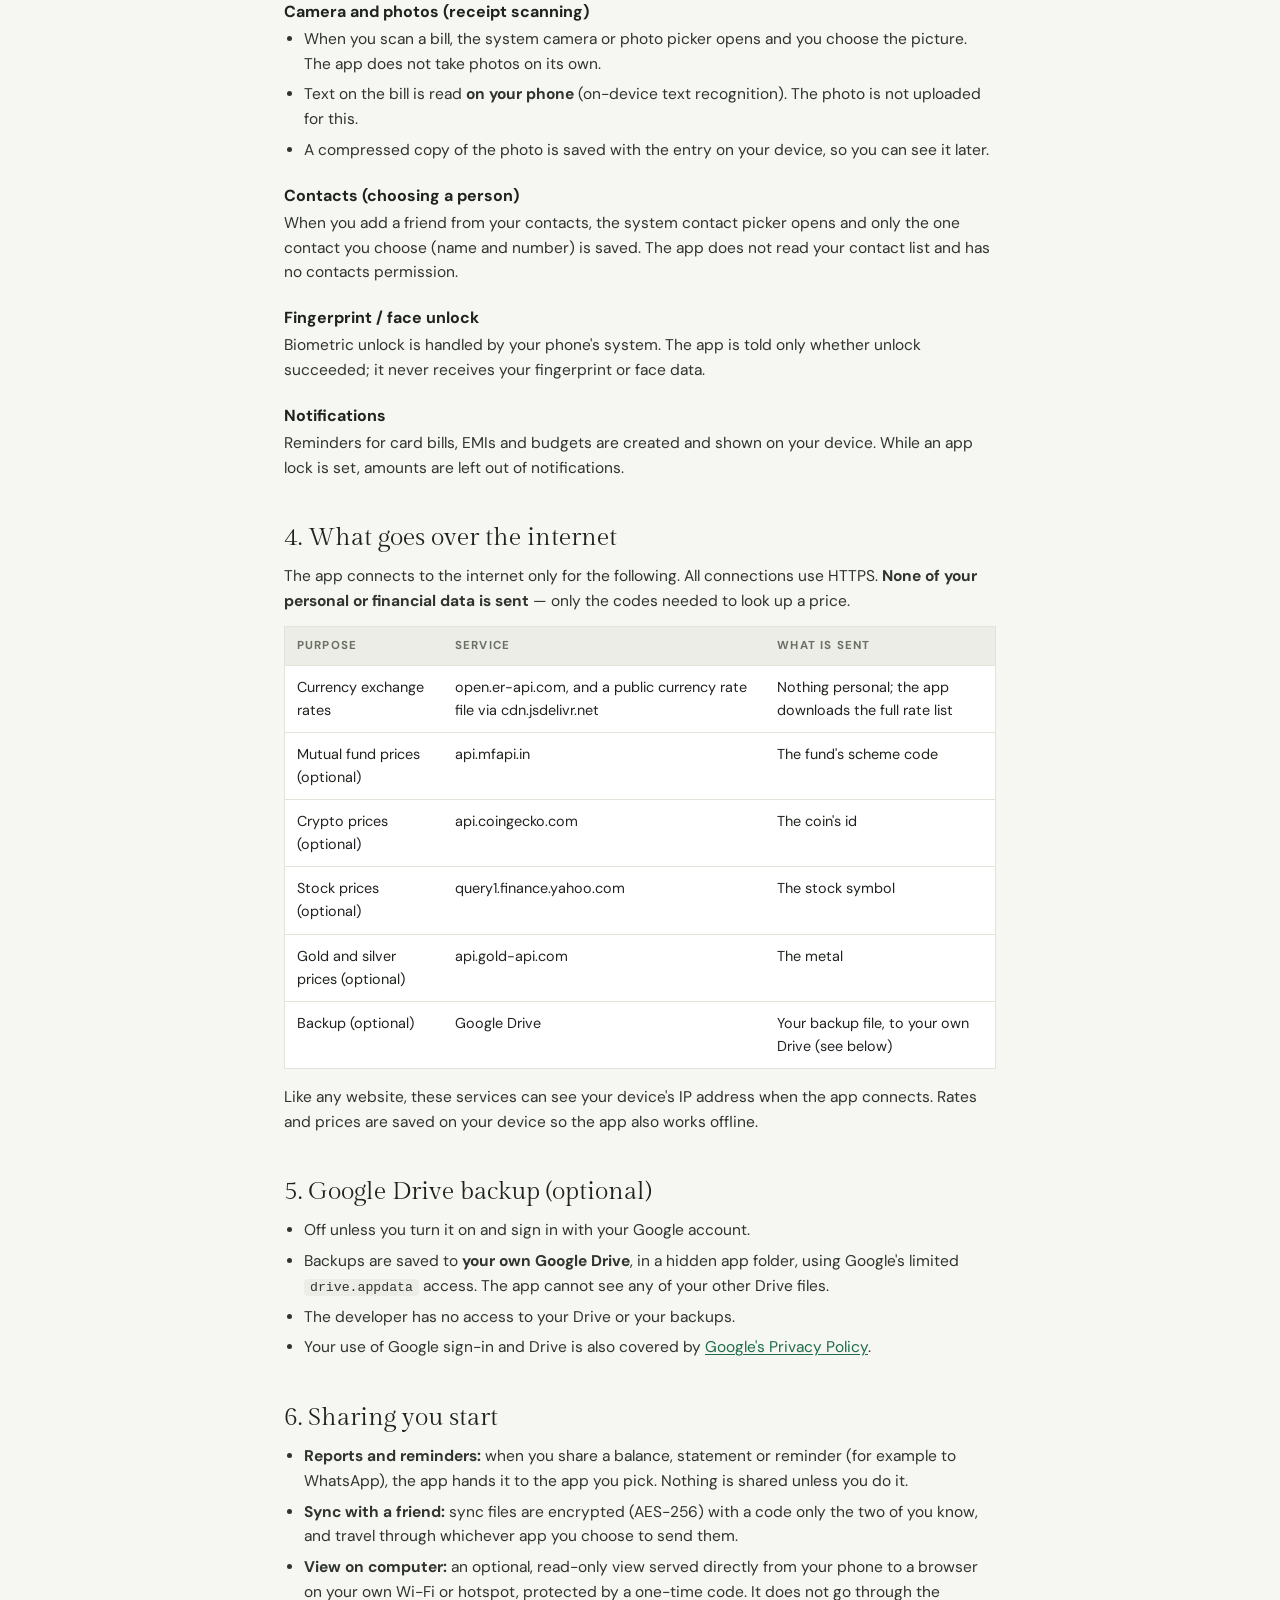
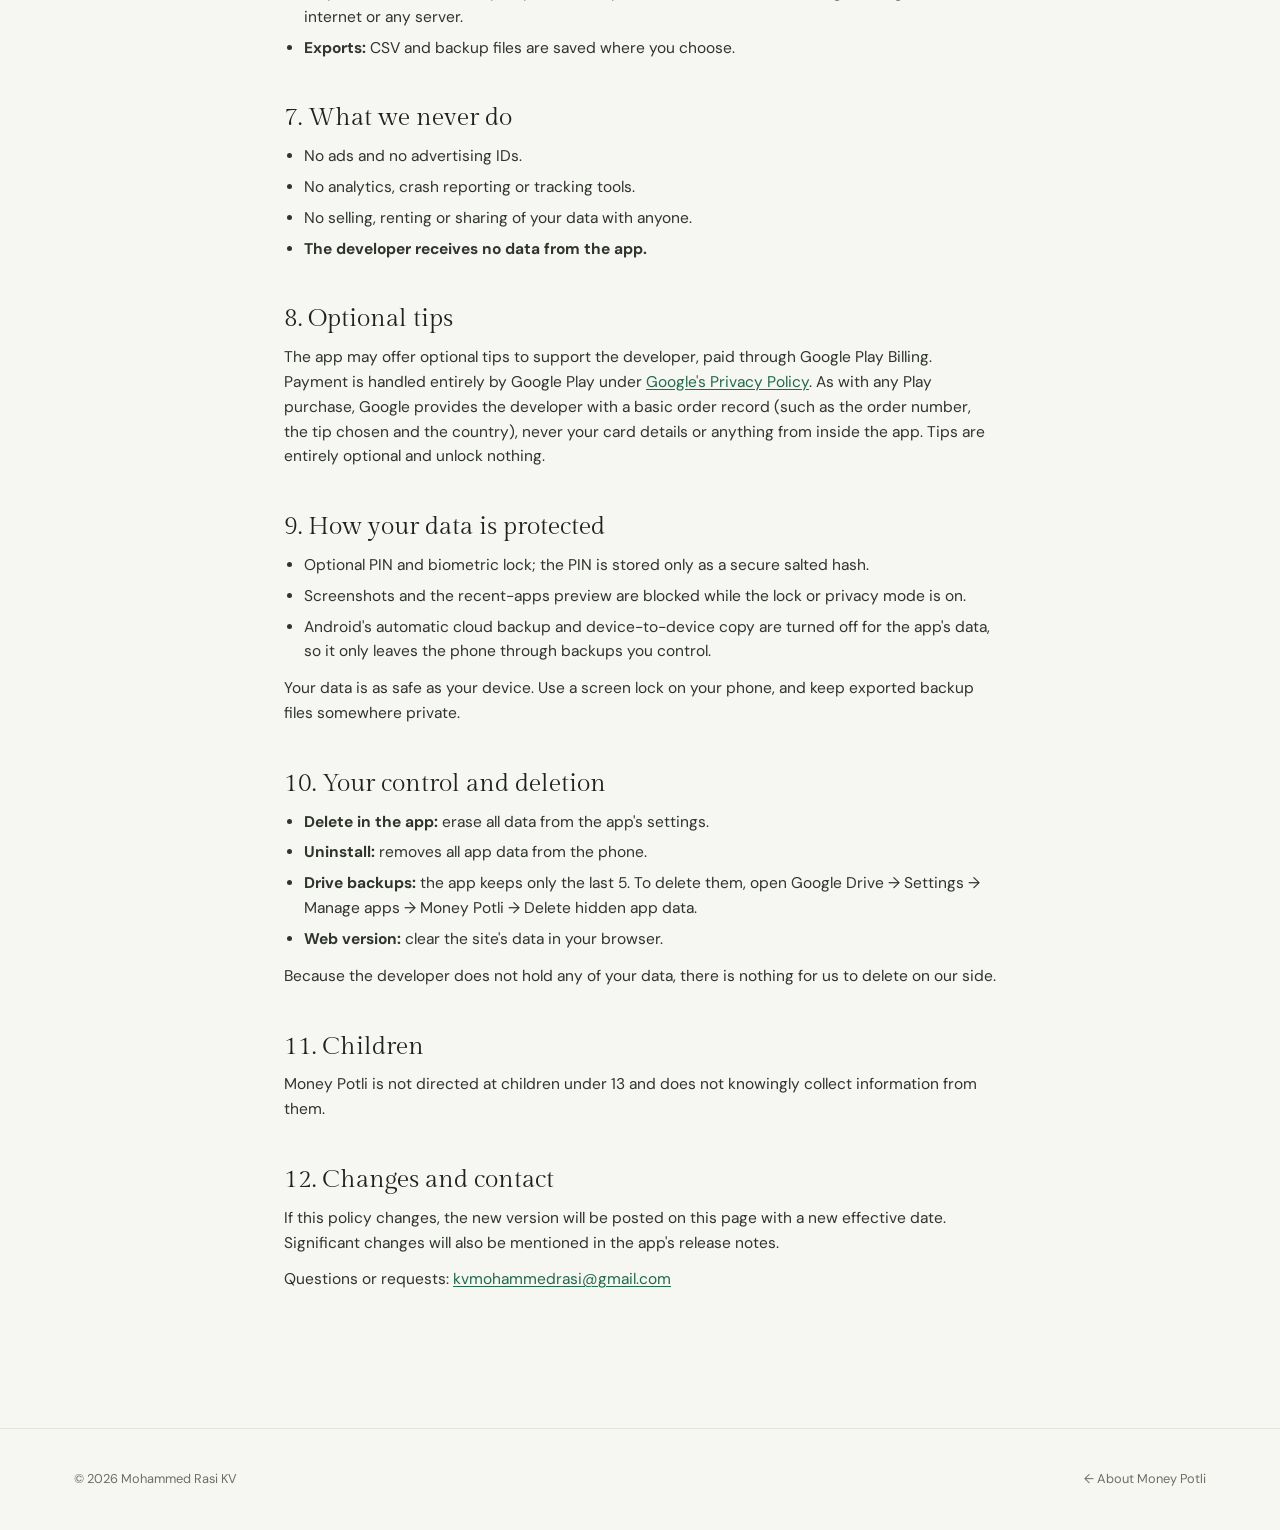
<file: money-potli/privacy/index.html>
<!doctype html>
<html lang="en">
<head>
<meta charset="utf-8">
<meta name="viewport" content="width=device-width, initial-scale=1">
<title>Privacy Policy — Money Potli</title>
<meta name="description" content="Privacy policy for the Money Potli app: your financial data stays on your device. No ads, no analytics, no account.">
<meta name="theme-color" content="#f6f6f2">
<link rel="canonical" href="https://mrasikv.github.io/money-potli/privacy/">
<link rel="icon" href="../../assets/money-potli/icon.png">
<link rel="preconnect" href="https://fonts.googleapis.com">
<link rel="preconnect" href="https://fonts.gstatic.com" crossorigin>
<link href="https://fonts.googleapis.com/css2?family=Gilda+Display&family=DM+Sans:opsz,wght@9..40,400;9..40,500;9..40,600;9..40,700&display=swap" rel="stylesheet">
<link rel="stylesheet" href="../../assets/case.css">
<style>
  .doc{max-width:760px;margin:0 auto;padding:56px 24px 40px}
  .doc .app-id{margin-bottom:18px}
  .doc h1{font-size:clamp(2.2rem,4vw,3rem)}
  .updated{color:var(--muted);font-size:.9rem;margin-top:8px}
  .summary{margin:32px 0 8px;background:var(--surface);border:1px solid var(--line);border-left:4px solid var(--potli);border-radius:6px;padding:22px 24px}
  .doc .summary h2{font-family:var(--sans);font-size:1rem;font-weight:700;margin:0 0 10px}
  .summary ul{padding-left:20px;display:grid;gap:6px}
  .summary li{font-size:.95rem}
  .doc h2{font-size:1.55rem;margin:44px 0 12px}
  .doc h3{font-family:var(--sans);font-size:1rem;font-weight:700;margin:24px 0 6px}
  .doc p,.doc li{color:#2f342d;font-size:.97rem}
  .doc p{margin-bottom:12px}
  .doc ul{padding-left:20px;margin-bottom:12px;display:grid;gap:6px}
  .doc a{color:var(--potli);text-decoration:underline;text-underline-offset:2px}
  .doc table{width:100%;border-collapse:collapse;margin:8px 0 16px;font-size:.9rem;background:var(--surface);border:1px solid var(--line)}
  .doc th,.doc td{text-align:left;padding:10px 12px;border-top:1px solid var(--line);vertical-align:top}
  .doc th{background:var(--band);font-size:.72rem;letter-spacing:.1em;text-transform:uppercase;color:var(--muted);border-top:0}
  .doc code{font-size:.85em;background:var(--band);padding:1px 6px;border-radius:4px}
  .toc{columns:2;column-gap:24px;margin:20px 0 0;padding-left:20px;font-size:.92rem}
  @media (max-width:600px){.toc{columns:1}.doc{padding-top:36px}.doc table{font-size:.82rem}.doc th,.doc td{padding:8px}}
  @media print{header,footer{display:none}.doc{padding:0}}
</style>
</head>
<body>
<svg width="0" height="0" style="position:absolute" aria-hidden="true">
  <defs>
    <symbol id="arrow" viewBox="0 0 16 16"><path d="M1 8h13M10 4l4 4-4 4" fill="none" stroke="currentColor" stroke-width="1.4" stroke-linecap="round" stroke-linejoin="round"/></symbol>
    <symbol id="logo" viewBox="0 0 40 40">
      <path d="M8 36V17a12 12 0 0 1 24 0v19" fill="none" stroke="#6f7f62" stroke-width="2.4"/>
      <path d="M13 36V18.5a7 7 0 0 1 14 0V36" fill="none" stroke="#a9b49e" stroke-width="1.6"/>
      <path d="M20 12.5l1.5 3.6 3.6 1.5-3.6 1.5L20 22.7l-1.5-3.6-3.6-1.5 3.6-1.5z" fill="#6f7f62"/>
    </symbol>
  </defs>
</svg>

<header>
  <nav class="wrap nav" aria-label="Main">
    <a href="../../" class="logo" aria-label="Mohammed Rasi KV, home"><svg><use href="#logo"/></svg><span><b>MOHAMMED RASI</b><small>SOFTWARE ENGINEER</small></span></a>
    <a href="../" class="back"><svg><use href="#arrow"/></svg><span>About Money Potli</span></a>
  </nav>
</header>

<main class="doc">
  <div class="app-id"><img src="../../assets/money-potli/icon.png" alt="Money Potli app icon" width="56" height="56"><span>Money Potli · Android &amp; Web</span></div>
  <h1>Privacy Policy</h1>
  <p class="updated">Effective date: 23 November 2026</p>

  <div class="summary">
    <h2>In short</h2>
    <ul>
      <li>Your money data stays on your device. There is no Money Potli server and no account.</li>
      <li>No ads, no analytics, no tracking. The developer does not receive your data.</li>
      <li>Bank SMS are read only when you ask, and only on your phone.</li>
      <li>Backups go only to your own Google Drive, and only if you turn them on.</li>
      <li>The app goes online only for currency rates, investment prices, and Drive backup.</li>
    </ul>
  </div>

  <ol class="toc">
    <li><a href="#who">Who we are</a></li>
    <li><a href="#data">What the app stores</a></li>
    <li><a href="#permissions">Permissions and features</a></li>
    <li><a href="#internet">What goes over the internet</a></li>
    <li><a href="#drive">Google Drive backup</a></li>
    <li><a href="#sharing">Sharing you start</a></li>
    <li><a href="#notcollect">What we never do</a></li>
    <li><a href="#tips">Optional tips</a></li>
    <li><a href="#security">How your data is protected</a></li>
    <li><a href="#control">Your control and deletion</a></li>
    <li><a href="#children">Children</a></li>
    <li><a href="#changes">Changes and contact</a></li>
  </ol>

  <h2 id="who">1. Who we are</h2>
  <p>Money Potli (package <code>io.github.mrasikv.moneypotli</code>) is a personal finance app developed by Mohammed Rasi KV, an independent developer ("we", "the developer"). This policy explains what the app does with your information on Android and on the web version.</p>

  <h2 id="data">2. What the app stores, and where</h2>
  <p>Everything you enter is stored <strong>only on your device</strong>, in the app's private storage (on the web version, in your browser's storage). This includes transactions, accounts, budgets, goals, loans, investments, people you lend to or borrow from, bill photos and your settings.</p>
  <p>There is no Money Potli account, no sign-up and no developer server. The developer cannot see, access or recover your data.</p>

  <h2 id="permissions">3. Permissions and features</h2>
  <p>The app asks for a permission only when you use the feature that needs it. You can say no, and the rest of the app keeps working.</p>

  <h3>SMS (read bank messages) — Android only</h3>
  <ul>
    <li>Used only when <strong>you</strong> choose to import bank messages, for the date range you pick.</li>
    <li>Messages are read and understood <strong>on your phone</strong> to find the amount, account and shop. Only the entries you confirm are saved in the app.</li>
    <li>SMS content is <strong>never uploaded</strong> or sent anywhere. One-time passwords (OTPs) are skipped.</li>
    <li>You can also paste a message instead of granting the permission.</li>
  </ul>

  <h3>Microphone (voice entry)</h3>
  <ul>
    <li>Used only while you use voice entry to speak an entry, such as "spent 250 on groceries".</li>
    <li>Your speech is turned into text by your phone's <strong>built-in speech recognition service</strong>. On most Android phones this is provided by Google and may process the audio online under <a href="https://policies.google.com/privacy" rel="noopener">Google's Privacy Policy</a>. Money Potli receives only the text and does not record or store audio.</li>
  </ul>

  <h3>Camera and photos (receipt scanning)</h3>
  <ul>
    <li>When you scan a bill, the system camera or photo picker opens and you choose the picture. The app does not take photos on its own.</li>
    <li>Text on the bill is read <strong>on your phone</strong> (on-device text recognition). The photo is not uploaded for this.</li>
    <li>A compressed copy of the photo is saved with the entry on your device, so you can see it later.</li>
  </ul>

  <h3>Contacts (choosing a person)</h3>
  <p>When you add a friend from your contacts, the system contact picker opens and only the one contact you choose (name and number) is saved. The app does not read your contact list and has no contacts permission.</p>

  <h3>Fingerprint / face unlock</h3>
  <p>Biometric unlock is handled by your phone's system. The app is told only whether unlock succeeded; it never receives your fingerprint or face data.</p>

  <h3>Notifications</h3>
  <p>Reminders for card bills, EMIs and budgets are created and shown on your device. While an app lock is set, amounts are left out of notifications.</p>

  <h2 id="internet">4. What goes over the internet</h2>
  <p>The app connects to the internet only for the following. All connections use HTTPS. <strong>None of your personal or financial data is sent</strong> — only the codes needed to look up a price.</p>
  <table>
    <thead><tr><th>Purpose</th><th>Service</th><th>What is sent</th></tr></thead>
    <tbody>
      <tr><td>Currency exchange rates</td><td>open.er-api.com, and a public currency rate file via cdn.jsdelivr.net</td><td>Nothing personal; the app downloads the full rate list</td></tr>
      <tr><td>Mutual fund prices (optional)</td><td>api.mfapi.in</td><td>The fund's scheme code</td></tr>
      <tr><td>Crypto prices (optional)</td><td>api.coingecko.com</td><td>The coin's id</td></tr>
      <tr><td>Stock prices (optional)</td><td>query1.finance.yahoo.com</td><td>The stock symbol</td></tr>
      <tr><td>Gold and silver prices (optional)</td><td>api.gold-api.com</td><td>The metal</td></tr>
      <tr><td>Backup (optional)</td><td>Google Drive</td><td>Your backup file, to your own Drive (see below)</td></tr>
    </tbody>
  </table>
  <p>Like any website, these services can see your device's IP address when the app connects. Rates and prices are saved on your device so the app also works offline.</p>

  <h2 id="drive">5. Google Drive backup (optional)</h2>
  <ul>
    <li>Off unless you turn it on and sign in with your Google account.</li>
    <li>Backups are saved to <strong>your own Google Drive</strong>, in a hidden app folder, using Google's limited <code>drive.appdata</code> access. The app cannot see any of your other Drive files.</li>
    <li>The developer has no access to your Drive or your backups.</li>
    <li>Your use of Google sign-in and Drive is also covered by <a href="https://policies.google.com/privacy" rel="noopener">Google's Privacy Policy</a>.</li>
  </ul>

  <h2 id="sharing">6. Sharing you start</h2>
  <ul>
    <li><strong>Reports and reminders:</strong> when you share a balance, statement or reminder (for example to WhatsApp), the app hands it to the app you pick. Nothing is shared unless you do it.</li>
    <li><strong>Sync with a friend:</strong> sync files are encrypted (AES-256) with a code only the two of you know, and travel through whichever app you choose to send them.</li>
    <li><strong>View on computer:</strong> an optional, read-only view served directly from your phone to a browser on your own Wi-Fi or hotspot, protected by a one-time code. It does not go through the internet or any server.</li>
    <li><strong>Exports:</strong> CSV and backup files are saved where you choose.</li>
  </ul>

  <h2 id="notcollect">7. What we never do</h2>
  <ul>
    <li>No ads and no advertising IDs.</li>
    <li>No analytics, crash reporting or tracking tools.</li>
    <li>No selling, renting or sharing of your data with anyone.</li>
    <li><strong>The developer receives no data from the app.</strong></li>
  </ul>

  <h2 id="tips">8. Optional tips</h2>
  <p>The app may offer optional tips to support the developer, paid through Google Play Billing. Payment is handled entirely by Google Play under <a href="https://policies.google.com/privacy" rel="noopener">Google's Privacy Policy</a>. As with any Play purchase, Google provides the developer with a basic order record (such as the order number, the tip chosen and the country), never your card details or anything from inside the app. Tips are entirely optional and unlock nothing.</p>

  <h2 id="security">9. How your data is protected</h2>
  <ul>
    <li>Optional PIN and biometric lock; the PIN is stored only as a secure salted hash.</li>
    <li>Screenshots and the recent-apps preview are blocked while the lock or privacy mode is on.</li>
    <li>Android's automatic cloud backup and device-to-device copy are turned off for the app's data, so it only leaves the phone through backups you control.</li>
  </ul>
  <p>Your data is as safe as your device. Use a screen lock on your phone, and keep exported backup files somewhere private.</p>

  <h2 id="control">10. Your control and deletion</h2>
  <ul>
    <li><strong>Delete in the app:</strong> erase all data from the app's settings.</li>
    <li><strong>Uninstall:</strong> removes all app data from the phone.</li>
    <li><strong>Drive backups:</strong> the app keeps only the last 5. To delete them, open Google Drive → Settings → Manage apps → Money Potli → Delete hidden app data.</li>
    <li><strong>Web version:</strong> clear the site's data in your browser.</li>
  </ul>
  <p>Because the developer does not hold any of your data, there is nothing for us to delete on our side.</p>

  <h2 id="children">11. Children</h2>
  <p>Money Potli is not directed at children under 13 and does not knowingly collect information from them.</p>

  <h2 id="changes">12. Changes and contact</h2>
  <p>If this policy changes, the new version will be posted on this page with a new effective date. Significant changes will also be mentioned in the app's release notes.</p>
  <p>Questions or requests: <a href="mailto:kvmohammedrasi@gmail.com">kvmohammedrasi@gmail.com</a></p>
</main>

<footer>
  <div class="wrap"><span>© <span id="yr">2026</span> Mohammed Rasi KV</span><a href="../">← About Money Potli</a></div>
</footer>
<script>document.getElementById('yr').textContent = new Date().getFullYear();</script>
</body>
</html>
</file>
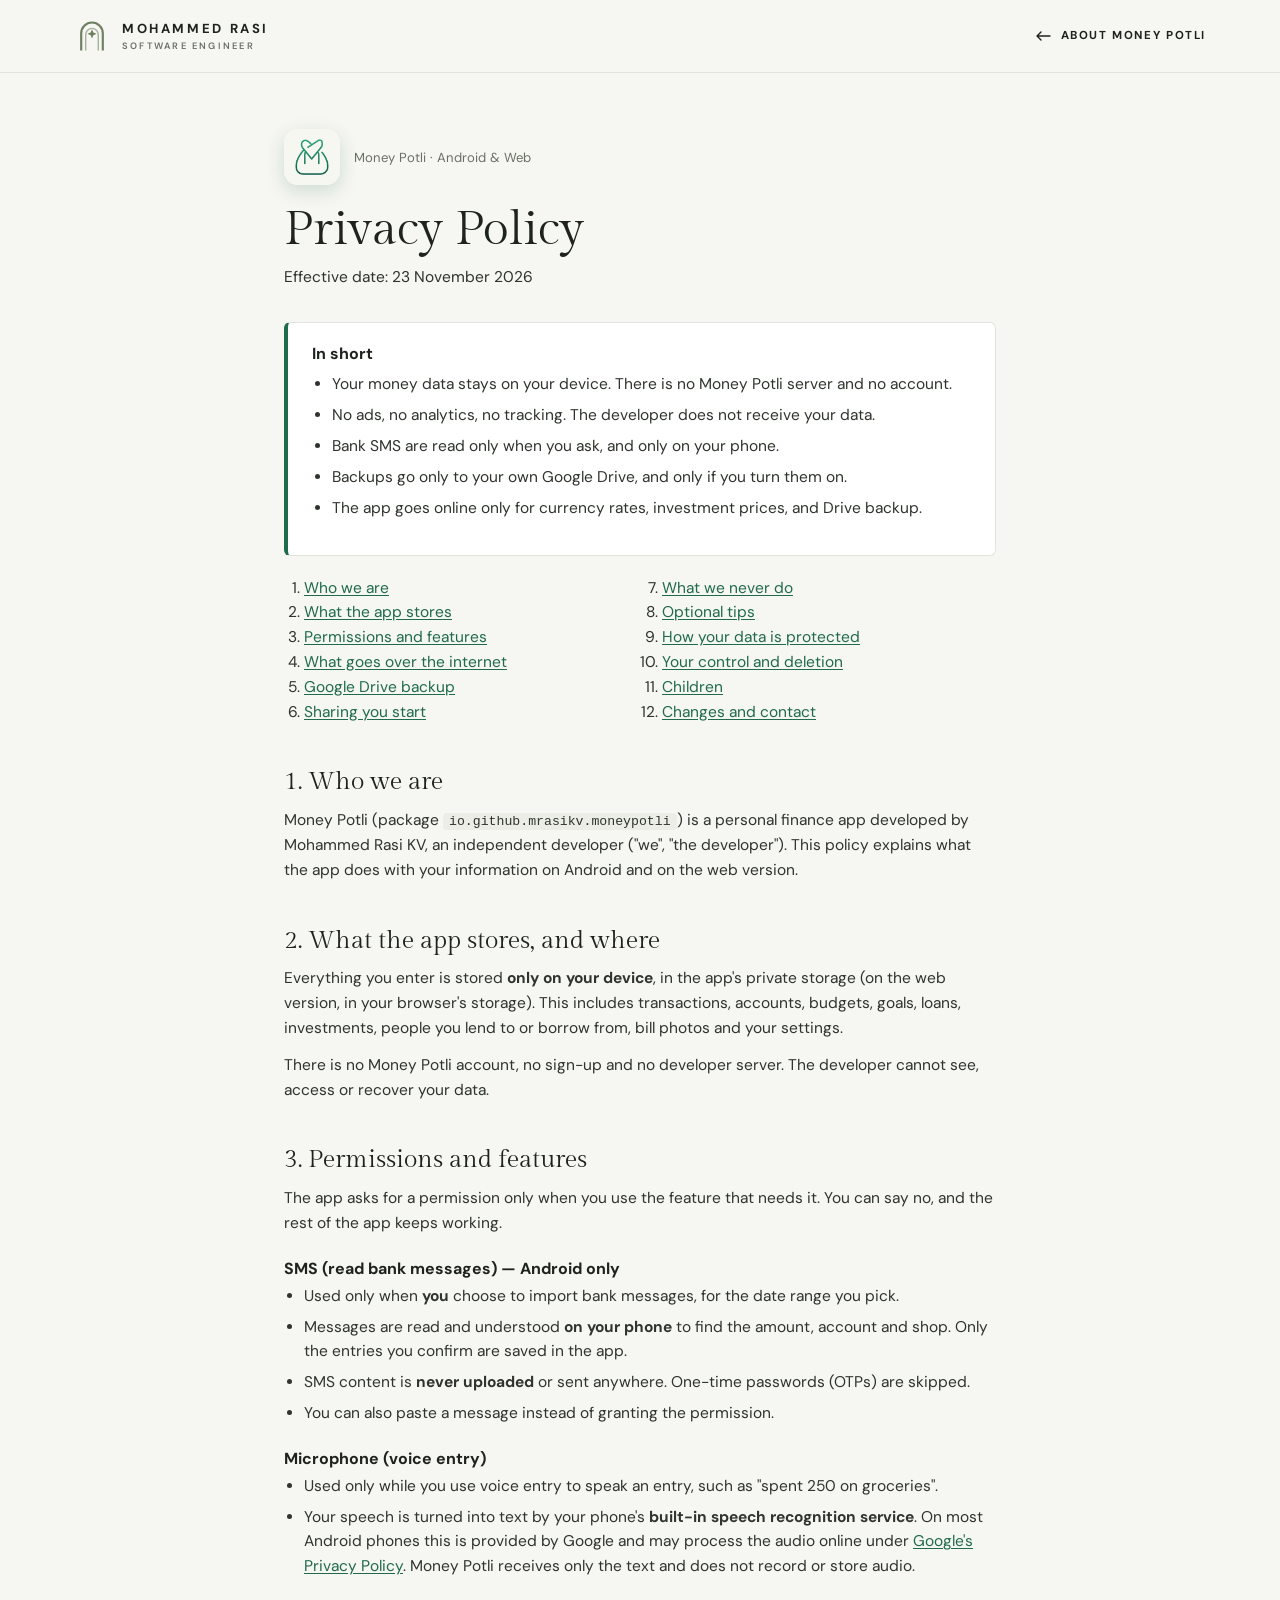
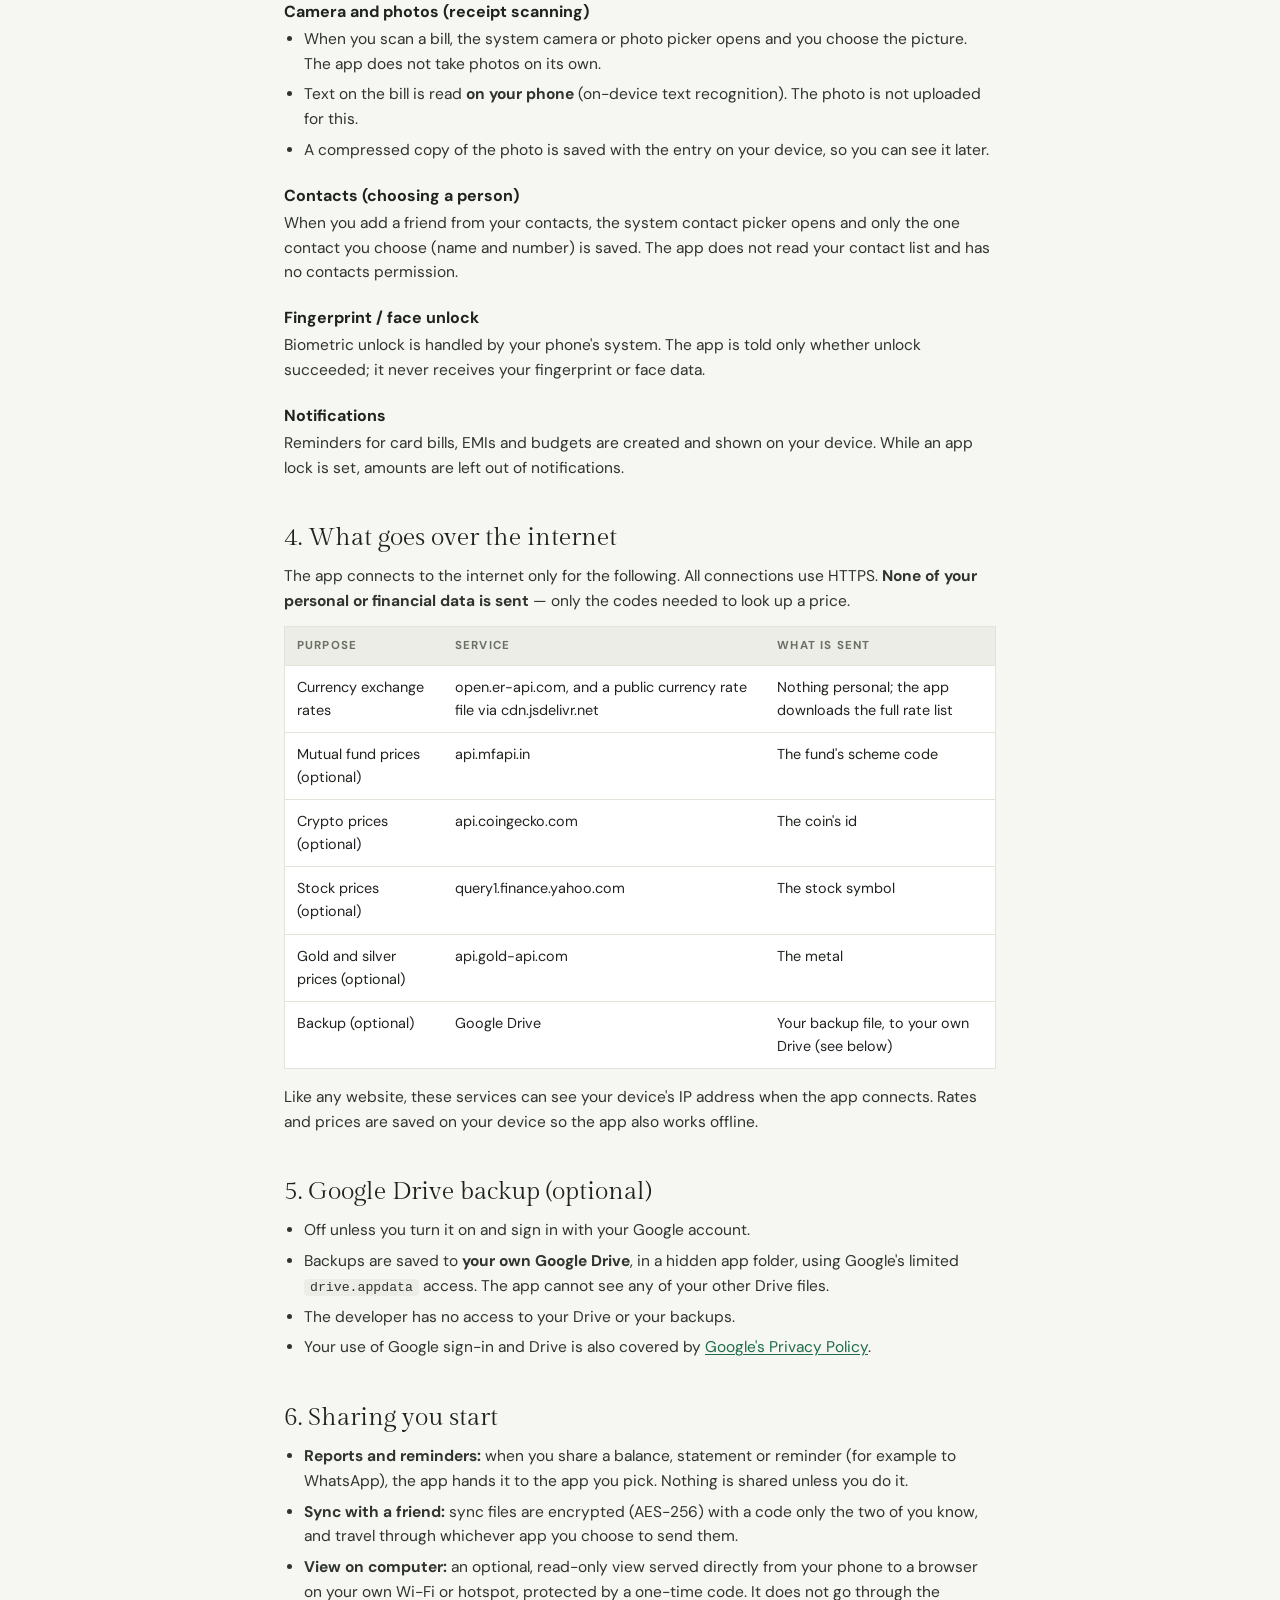
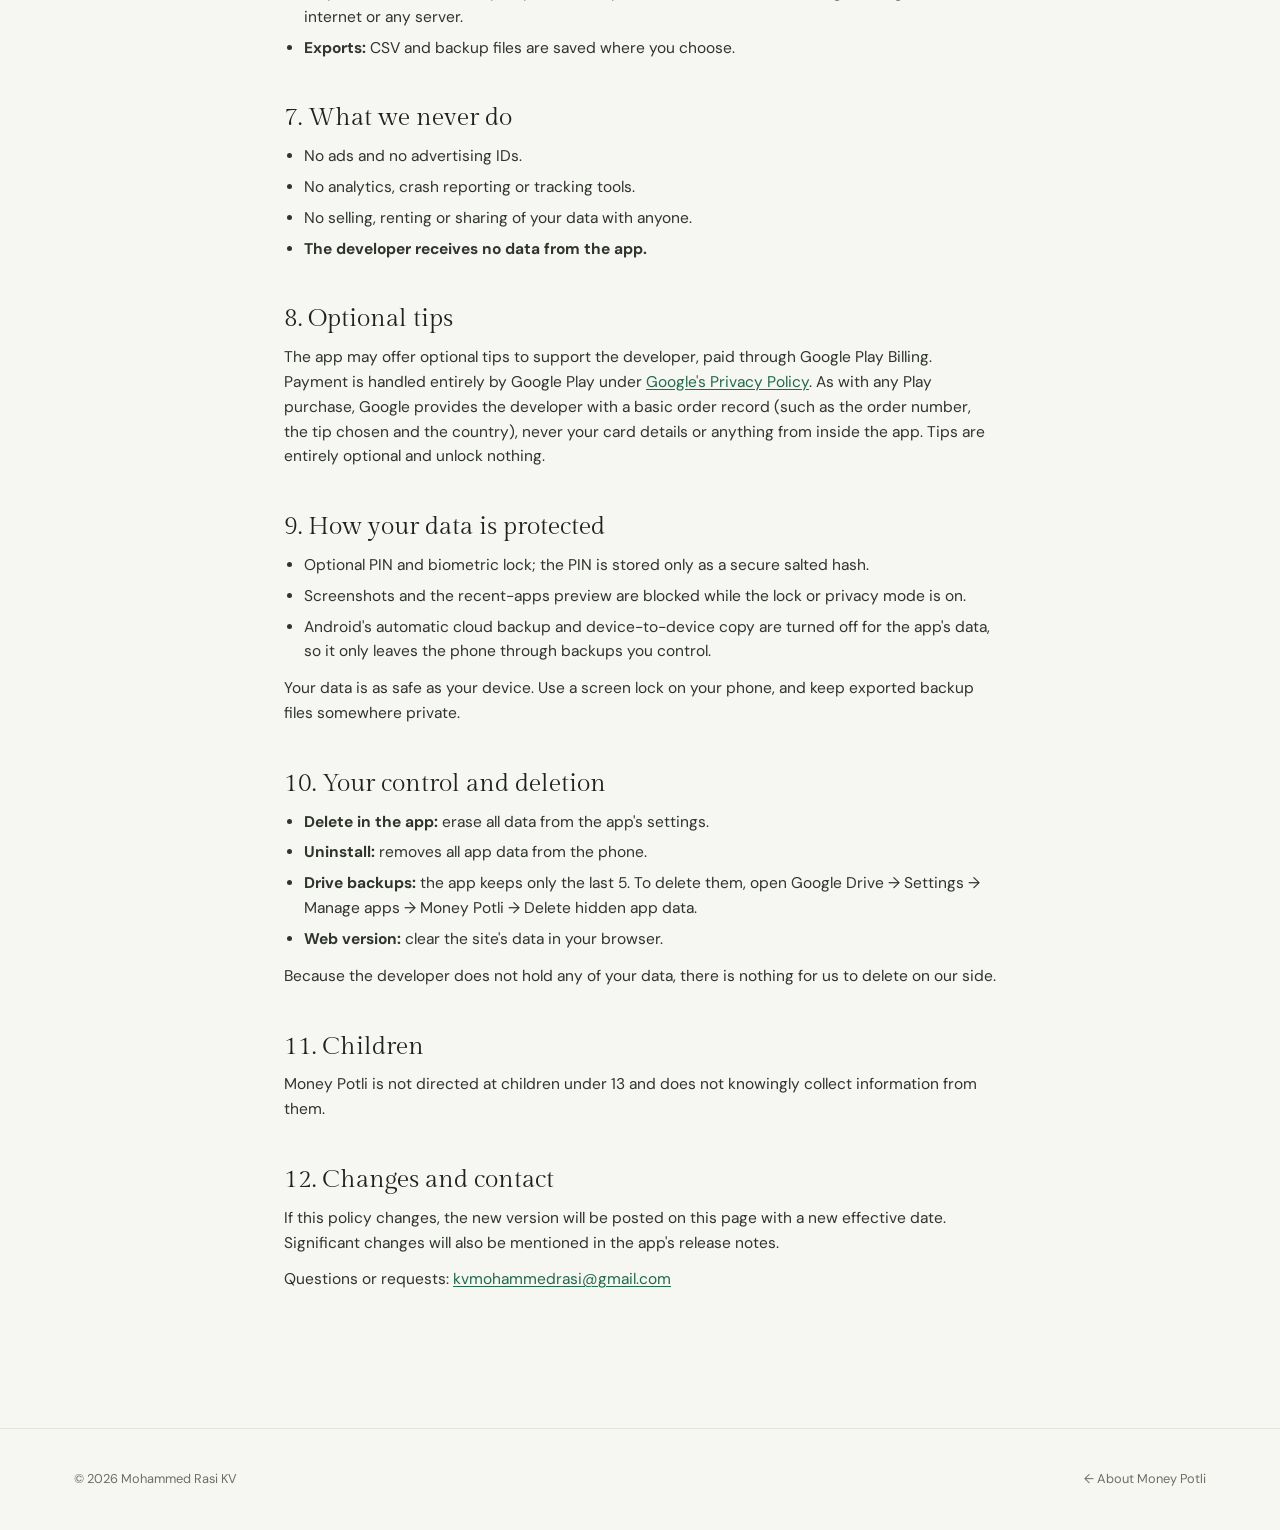
<file: moneypotli/privacy/index.html>
<!doctype html>
<html lang="en">
<head>
<meta charset="utf-8">
<title>Privacy Policy — Money Potli</title>
<link rel="canonical" href="https://mrasikv.github.io/money-potli/privacy/">
<meta http-equiv="refresh" content="0; url=../../money-potli/privacy/">
</head>
<body>
<p>The Money Potli privacy policy is at <a href="../../money-potli/privacy/">mrasikv.github.io/money-potli/privacy/</a>.</p>
</body>
</html>
</file>
<file: assets/case.css>
/* Shared styles for case study pages */
  :root{
    --bg:#f6f6f2; --surface:#fff; --band:#ecede6; --circle:#e3e7dc;
    --text:#1f231d; --muted:#6b7066; --line:#e2e4dc; --line-2:#cfd3c7;
    --sage:#6f7f62; --sage-dark:#56644b; --sage-soft:#dfe5d6; --sage-line:#a9b49e;
    --potli:#1f6b4a; --potli-soft:#e3efe7; --gold:#e5b84a;
    --serif:"Gilda Display",Georgia,serif; --sans:"DM Sans",system-ui,sans-serif;
  }
  *{box-sizing:border-box;margin:0;padding:0}
  html{scroll-behavior:smooth}
  body{font-family:var(--sans);background:var(--bg);color:var(--text);line-height:1.6;-webkit-font-smoothing:antialiased;overflow-x:hidden}
  a{color:inherit;text-decoration:none}
  img{display:block;max-width:100%}
  .wrap{max-width:1180px;margin:0 auto;padding-inline:24px}
  :focus-visible{outline:2px solid var(--sage);outline-offset:3px}
  .eyebrow{font-size:.72rem;font-weight:600;letter-spacing:.22em;text-transform:uppercase;color:var(--muted)}
  h1,h2,h3{font-family:var(--serif);font-weight:400;line-height:1.12}
  h2{font-size:clamp(1.9rem,3.2vw,2.5rem);margin-top:8px}
  section{padding:84px 0}
  .head{display:flex;justify-content:space-between;align-items:end;gap:24px;flex-wrap:wrap;margin-bottom:36px}
  .head p{max-width:420px;color:var(--muted);font-size:.95rem}

  .btn{display:inline-flex;align-items:center;gap:12px;min-height:48px;padding:0 22px;font-size:.74rem;font-weight:700;letter-spacing:.14em;text-transform:uppercase;border-radius:3px;transition:background .2s,border-color .2s,color .2s}
  .btn svg{width:16px;height:16px}
  .btn-solid{background:var(--sage);color:#fff}
  .btn-solid:hover{background:var(--sage-dark)}
  .btn-line{border:1px solid var(--line-2);background:var(--surface)}
  .btn-line:hover{border-color:var(--sage);color:var(--sage-dark)}

  /* Header */
  header{position:sticky;top:0;z-index:30;background:rgba(246,246,242,.92);backdrop-filter:blur(12px);border-bottom:1px solid var(--line)}
  .nav{height:72px;display:flex;align-items:center;justify-content:space-between;gap:16px}
  .logo{display:flex;align-items:center;gap:12px}
  .logo svg{width:36px;height:36px}
  .logo b{display:block;font-size:.82rem;letter-spacing:.2em}
  .logo small{display:block;font-size:.58rem;letter-spacing:.24em;color:var(--muted);font-weight:600}
  .back{font-size:.72rem;font-weight:700;letter-spacing:.14em;text-transform:uppercase;display:inline-flex;gap:10px;align-items:center}
  .back svg{width:16px;height:16px;transform:scaleX(-1)}
  .back:hover{color:var(--sage-dark)}

  /* Hero */
  .hero{padding:64px 0 40px}
  .hero-grid{display:grid;grid-template-columns:1fr 1.1fr;gap:48px;align-items:center}
  .app-id{display:flex;align-items:center;gap:14px;margin-bottom:22px}
  .app-id img{width:56px;height:56px;border-radius:14px;box-shadow:0 6px 18px rgba(31,107,74,.18)}
  .app-id span{font-size:.82rem;color:var(--muted)}
  .hero h1{font-size:clamp(2.4rem,4.4vw,3.5rem)}
  .lead{font-size:1.05rem;color:#3a3f37;margin:18px 0 28px;max-width:520px}
  .meta{display:grid;grid-template-columns:repeat(3,auto);gap:14px 32px;justify-content:start;padding-top:22px;border-top:1px solid var(--line)}
  .meta dt{font-size:.66rem;font-weight:700;letter-spacing:.16em;text-transform:uppercase;color:var(--muted)}
  .meta dd{font-size:.9rem;font-weight:600;margin-top:3px}
  .hero-art img{width:100%;height:auto}
  .hero-art{border-radius:10px;overflow:hidden;box-shadow:0 30px 60px rgba(31,35,29,.14);border:1px solid var(--line)}

  /* Stats */
  .stats{display:grid;grid-template-columns:repeat(4,1fr);background:var(--surface);border:1px solid var(--line);border-radius:6px}
  .stat{padding:26px 24px;border-left:1px solid var(--line)}
  .stat:first-child{border-left:0}
  .stat b{display:block;font-family:var(--serif);font-weight:400;font-size:clamp(1.8rem,3vw,2.4rem);line-height:1.1;color:var(--potli)}
  .stat span{font-size:.85rem;color:#3a3f37}

  /* Brief */
  .brief{display:grid;grid-template-columns:1fr 1.3fr;gap:56px;align-items:start}
  .brief p{color:#3a3f37;margin-bottom:14px}
  .needs{list-style:none;display:grid;grid-template-columns:1fr 1fr;gap:14px}
  .needs li{background:var(--surface);border:1px solid var(--line);border-radius:6px;padding:18px 20px;font-family:var(--serif);font-size:1.08rem;line-height:1.35}
  .needs li::before{content:"“";display:block;font-size:1.8rem;line-height:.6;color:var(--sage-line);margin-bottom:6px}

  /* Requirement → solution */
  .rs{display:grid;gap:16px}
  .rs-row{display:grid;grid-template-columns:1fr 1.4fr 1.3fr;background:var(--surface);border:1px solid var(--line);border-radius:6px;overflow:hidden}
  .rs-row>div{padding:24px 26px}
  .rs-need{background:var(--band)}
  .rs-row small{display:block;font-size:.64rem;font-weight:700;letter-spacing:.16em;text-transform:uppercase;color:var(--muted);margin-bottom:8px}
  .rs-need h3{font-size:1.3rem}
  .rs-row p{font-size:.9rem;color:#3a3f37}
  .rs-eng{border-left:1px solid var(--line)}
  .rs-eng p{font-size:.86rem;color:var(--muted)}
  .rs-eng b{color:var(--potli);font-weight:700}

  /* Gallery */
  .gallery{display:flex;gap:18px;overflow-x:auto;scroll-snap-type:x mandatory;padding:4px 24px 18px;margin:0 -24px;scrollbar-width:thin}
  .gallery figure{flex:none;width:232px;scroll-snap-align:start}
  .gallery img{width:100%;height:auto;aspect-ratio:9/16;object-fit:cover;border-radius:14px;border:1px solid var(--line);box-shadow:0 12px 28px rgba(31,35,29,.1)}
  .gallery figcaption{font-size:.8rem;color:var(--muted);margin-top:10px}
  .gal-ctrl{display:flex;gap:10px}
  .gbtn{width:44px;height:44px;border-radius:50%;border:1px solid var(--line-2);background:var(--surface);display:grid;place-items:center;cursor:pointer}
  .gbtn:hover{background:var(--sage);border-color:var(--sage);color:#fff}
  .gbtn svg{width:16px;height:16px}

  /* Architecture */
  .arch-grid{display:grid;grid-template-columns:1.2fr 1fr;gap:28px;align-items:start}
  .layers{display:grid;gap:8px}
  .layer{display:grid;grid-template-columns:130px 1fr;align-items:center;gap:16px;background:var(--surface);border:1px solid var(--line);border-left:4px solid var(--sage-line);border-radius:6px;padding:14px 18px}
  .layer:nth-child(2){border-left-color:var(--sage)}
  .layer:nth-child(3){border-left-color:var(--sage-dark)}
  .layer:nth-child(4){border-left-color:var(--potli)}
  .layer b{font-size:.74rem;letter-spacing:.14em;text-transform:uppercase}
  .layer span{font-size:.88rem;color:#3a3f37}
  .side-card{background:var(--surface);border:1px solid var(--line);border-radius:6px;padding:26px}
  .side-card h3{font-family:var(--sans);font-size:.95rem;font-weight:700;margin-bottom:14px}
  .chips{display:flex;flex-wrap:wrap;gap:8px}
  .chips span{font-size:.8rem;font-weight:500;padding:6px 11px;border:1px solid var(--line);border-radius:999px;background:var(--bg)}
  .side-card ul{list-style:none;display:grid;gap:10px;margin-top:18px;padding-top:18px;border-top:1px solid var(--line)}
  .side-card li{font-size:.86rem;color:#3a3f37;padding-left:18px;position:relative}
  .side-card li::before{content:"";position:absolute;left:0;top:8px;width:7px;height:7px;background:var(--sage);clip-path:polygon(50% 0,62% 38%,100% 50%,62% 62%,50% 100%,38% 62%,0 50%,38% 38%)}

  /* Quality */
  .quality{display:grid;grid-template-columns:repeat(3,1fr);gap:16px}
  .q{background:var(--surface);border:1px solid var(--line);border-radius:6px;padding:24px}
  .q b{display:block;font-family:var(--serif);font-weight:400;font-size:2rem;color:var(--potli);line-height:1.1}
  .q h3{font-family:var(--sans);font-size:.95rem;font-weight:700;margin:8px 0 6px}
  .q p{font-size:.86rem;color:var(--muted)}
  .perf{margin-top:16px;background:var(--surface);border:1px solid var(--line);border-radius:6px;overflow:hidden}
  .perf table{width:100%;border-collapse:collapse;font-size:.86rem}
  .perf th,.perf td{text-align:left;padding:12px 20px;border-top:1px solid var(--line)}
  .perf th{font-size:.66rem;letter-spacing:.14em;text-transform:uppercase;color:var(--muted);border-top:0;background:var(--band)}
  .perf td:last-child{font-weight:700;color:var(--potli);white-space:nowrap}
  .perf caption{caption-side:bottom;text-align:left;font-size:.76rem;color:var(--muted);padding:12px 20px;border-top:1px solid var(--line)}

  /* Process */
  .steps{list-style:none;display:grid;grid-template-columns:repeat(5,1fr);gap:0;counter-reset:s}
  .steps li{position:relative;padding:0 16px 0 0}
  .steps li::before{counter-increment:s;content:"0" counter(s);display:grid;place-items:center;width:38px;height:38px;border-radius:50%;background:var(--sage);color:#fff;font-size:.74rem;font-weight:700;margin-bottom:14px}
  .steps li:not(:last-child)::after{content:"";position:absolute;top:19px;left:46px;right:8px;border-top:1px dashed var(--line-2)}
  .steps h3{font-family:var(--sans);font-size:.95rem;font-weight:700;margin-bottom:6px}
  .steps p{font-size:.84rem;color:var(--muted)}

  /* CTA */
  .cta{background:var(--band);border-radius:6px;padding:52px;display:grid;grid-template-columns:1.4fr 1fr;gap:32px;align-items:center}
  .cta h2{font-size:clamp(1.7rem,2.8vw,2.3rem)}
  .cta p{color:#3a3f37;margin-top:12px}
  .cta .actions{display:flex;flex-direction:column;gap:12px;align-items:stretch}
  .cta .btn{justify-content:center}

  footer{padding:40px 0;border-top:1px solid var(--line);margin-top:84px;font-size:.8rem;color:var(--muted)}
  footer .wrap{display:flex;justify-content:space-between;gap:16px;flex-wrap:wrap}
  footer a:hover{color:var(--sage-dark)}

  .rv{opacity:0;transform:translateY(18px);transition:opacity .7s ease,transform .7s ease}
  .rv.in{opacity:1;transform:none}
  @media (prefers-reduced-motion:reduce){.rv{opacity:1;transform:none;transition:none}html{scroll-behavior:auto}}

  @media (max-width:980px){
    .hero-grid,.brief,.arch-grid,.cta{grid-template-columns:1fr}
    .rs-row{grid-template-columns:1fr}
    .rs-eng{border-left:0;border-top:1px solid var(--line)}
    .stats{grid-template-columns:1fr 1fr}
    .stat:nth-child(3){border-left:0}
    .stat:nth-child(n+3){border-top:1px solid var(--line)}
    .quality{grid-template-columns:1fr 1fr}
    .steps{grid-template-columns:1fr;gap:22px}
    .steps li{padding:0 0 0 54px}
    .steps li::before{position:absolute;left:0;top:0;margin:0}
    .steps li:not(:last-child)::after{top:44px;bottom:-18px;left:19px;right:auto;border-top:0;border-left:1px dashed var(--line-2)}
  }
  @media (max-width:600px){
    section{padding:60px 0}
    .hero{padding:36px 0 20px}
    .meta{grid-template-columns:1fr 1fr}
    .needs,.quality{grid-template-columns:1fr}
    .rs-row>div{padding:20px}
    .layer{grid-template-columns:1fr;gap:4px}
    .cta{padding:30px 24px}
    .back span{display:none}
    .gallery figure{width:200px}
    .perf th,.perf td{padding:10px 14px}
  }
</file>
